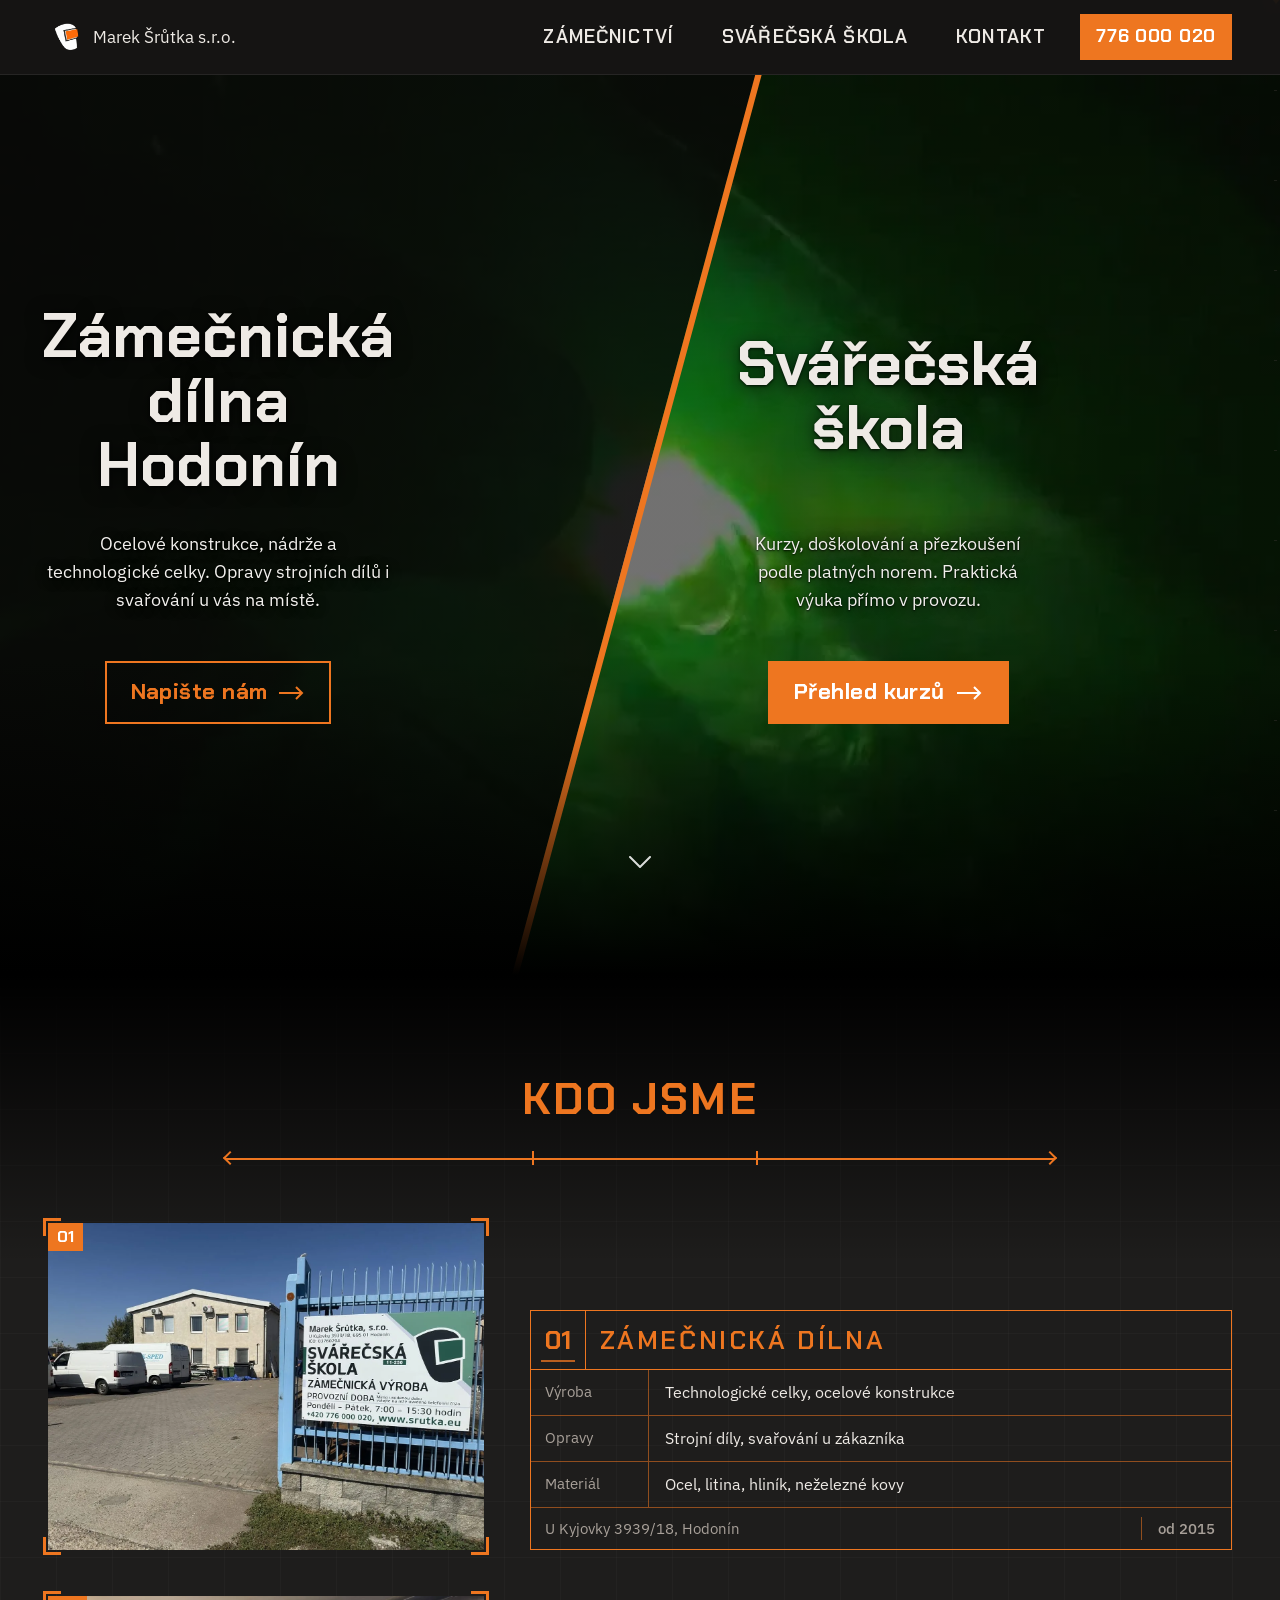
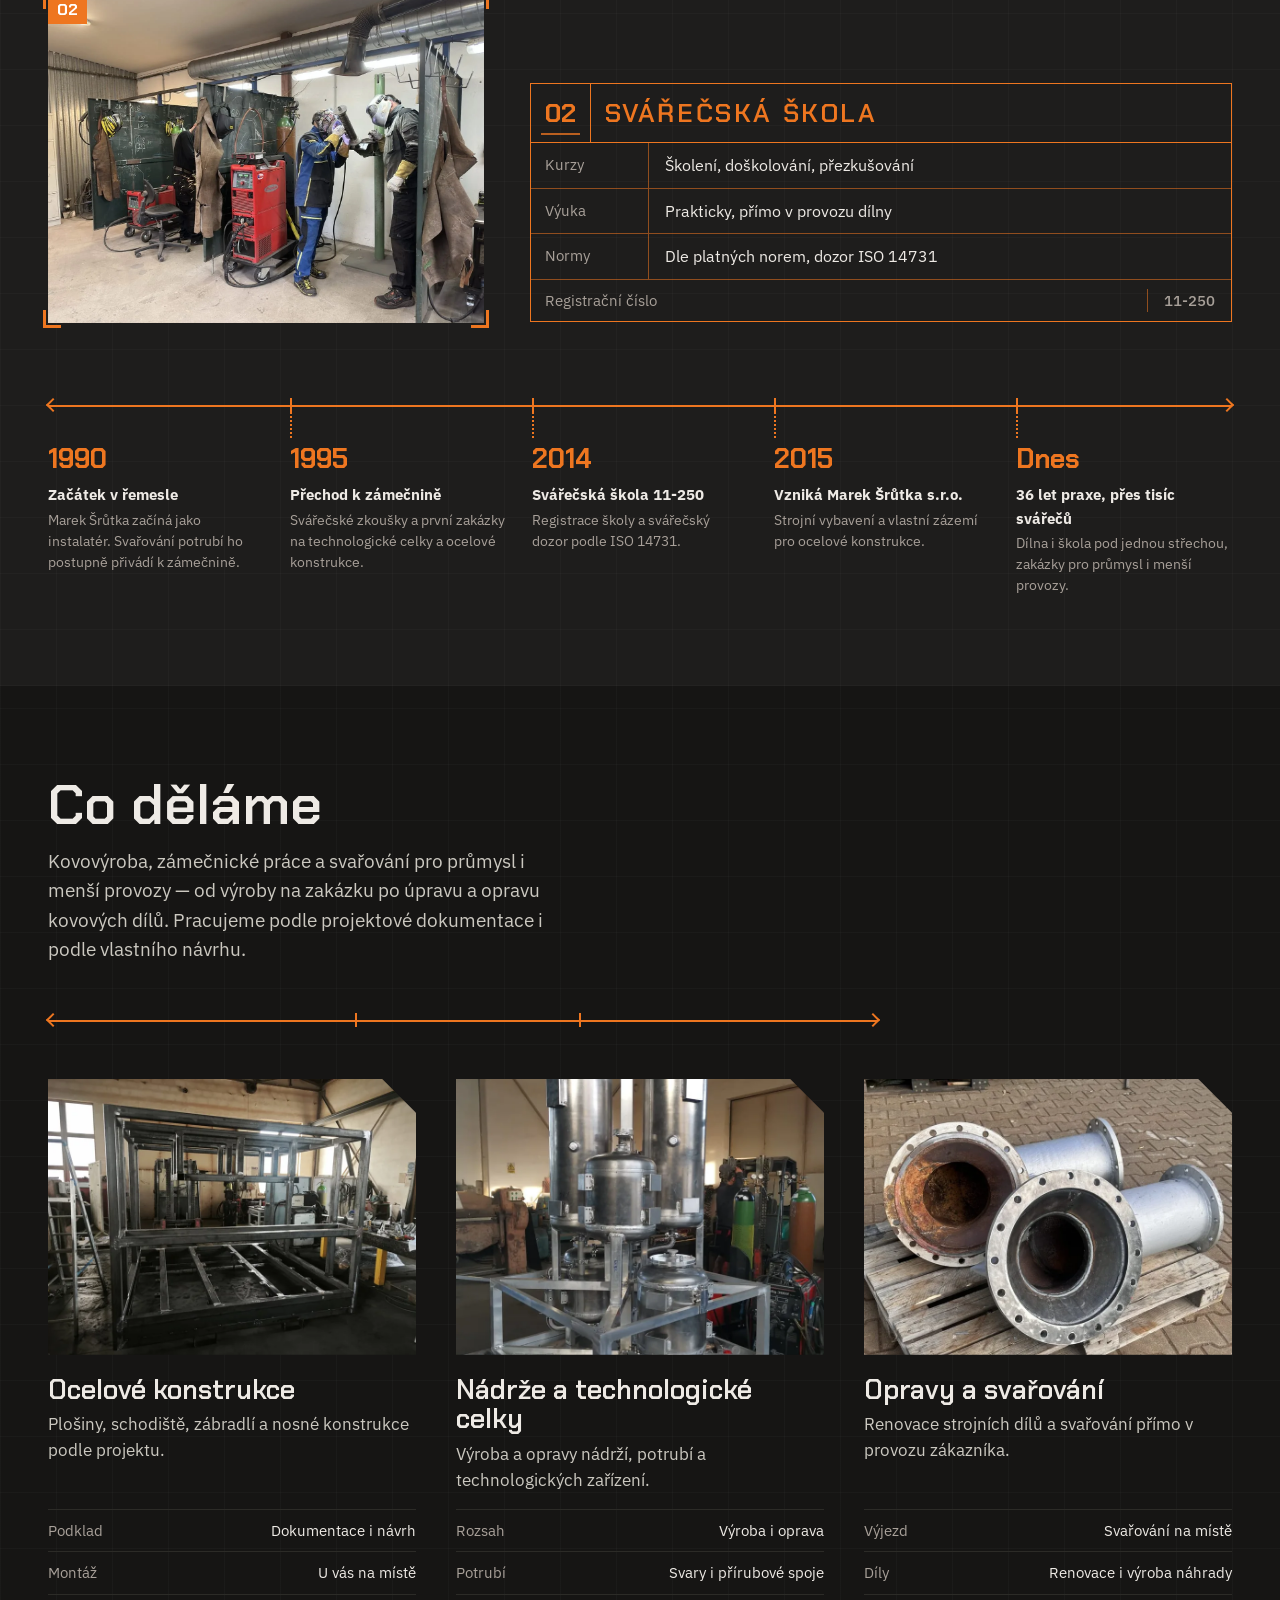
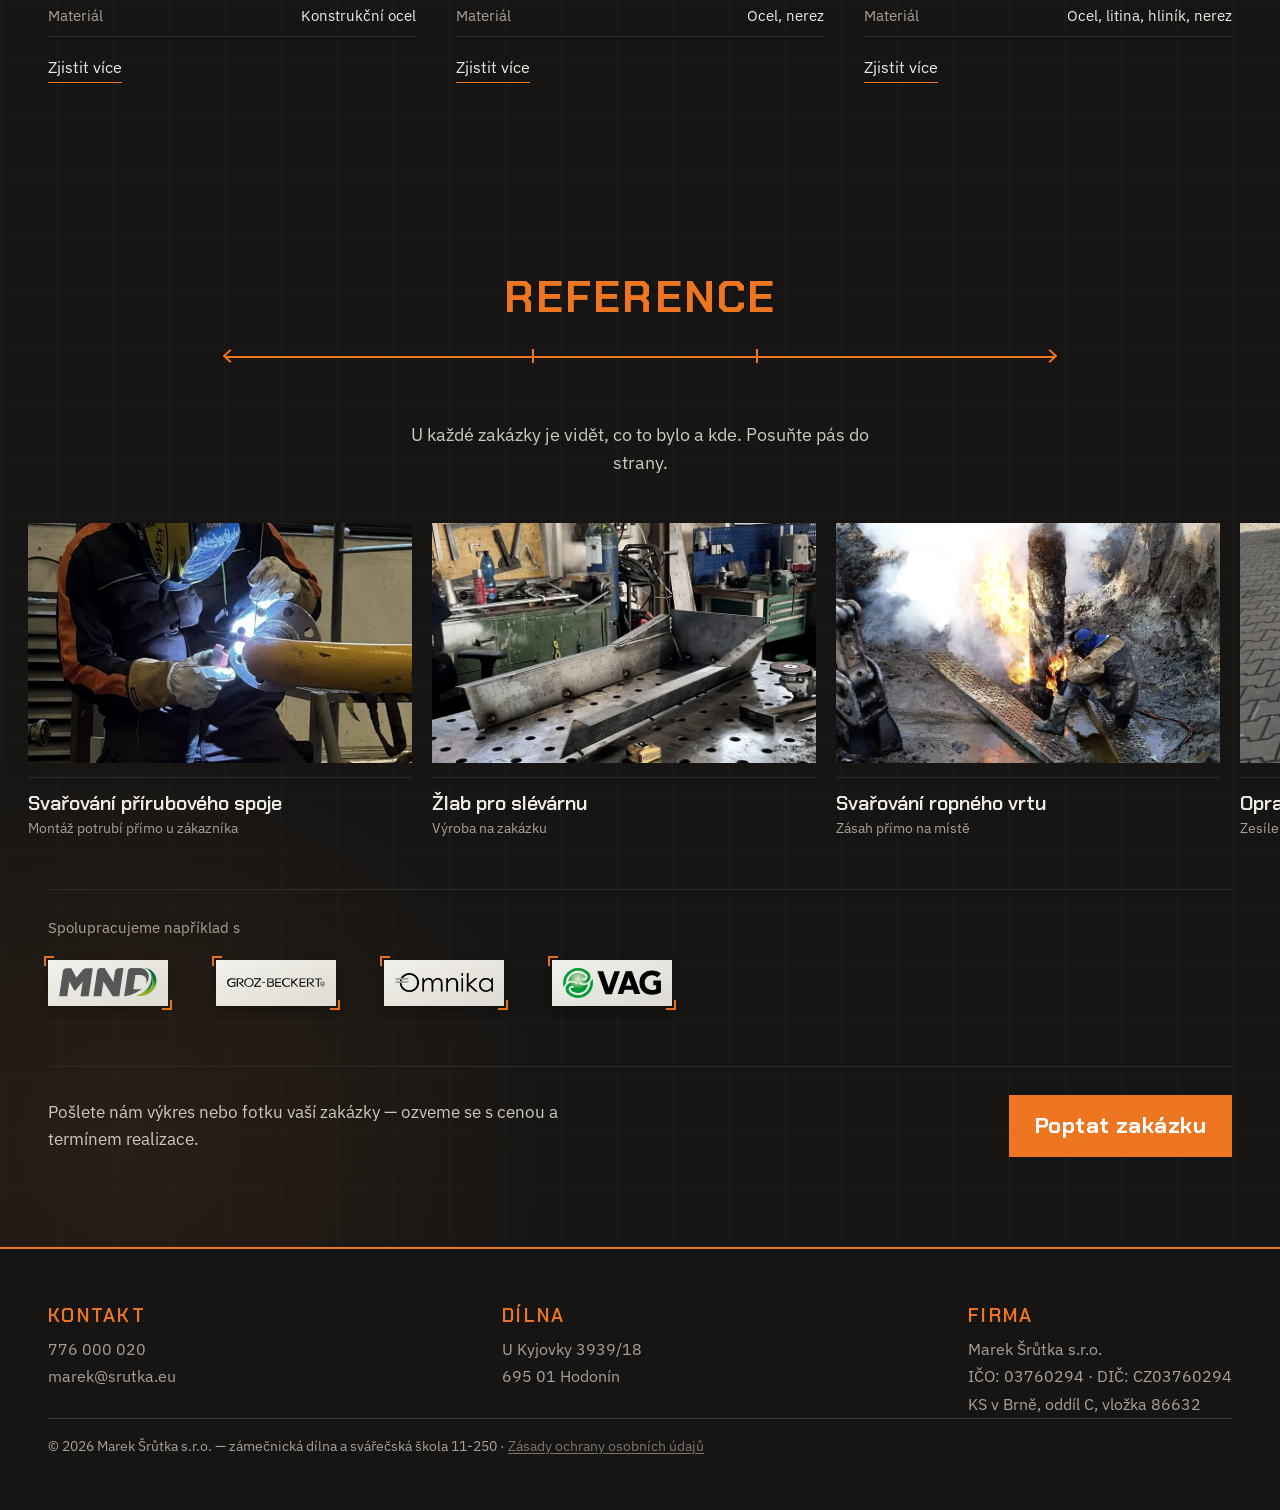
<file: index.html>
<!DOCTYPE html>
<html lang="cs">
<head>
<meta charset="utf-8">
<meta name="viewport" content="width=device-width, initial-scale=1, viewport-fit=cover">
<title>Zámečnictví a svářečská škola Hodonín | Šrůtka</title>
<meta name="description" content="Kovovýroba a zámečnické práce v Hodoníně — ocelové konstrukce, svařování, opravy dílů. Svářečská škola 11-250: kurzy pro svářeče.">
<link rel="canonical" href="https://www.srutka.eu/">
<meta name="theme-color" content="#161514">
<link rel="icon" type="image/png" href="img/Logo.png">

<meta property="og:type" content="website">
<meta property="og:site_name" content="Marek Šrůtka s.r.o.">
<meta property="og:locale" content="cs_CZ">
<meta property="og:url" content="https://www.srutka.eu/">
<meta property="og:title" content="Zámečnictví a svářečská škola Hodonín | Šrůtka">
<meta property="og:description" content="Kovovýroba a zámečnické práce v Hodoníně — ocelové konstrukce, svařování, opravy dílů. Svářečská škola 11-250: kurzy pro svářeče.">
<meta property="og:image" content="https://www.srutka.eu/img/og-image.jpg">
<meta name="twitter:card" content="summary_large_image">
<meta name="twitter:title" content="Zámečnictví a svářečská škola Hodonín | Šrůtka">
<meta name="twitter:description" content="Kovovýroba a zámečnické práce v Hodoníně — ocelové konstrukce, svařování, opravy dílů. Svářečská škola 11-250: kurzy pro svářeče.">
<meta name="twitter:image" content="https://www.srutka.eu/img/og-image.jpg">

<!-- Cloudflare Web Analytics -->
<script type='module' src='https://static.cloudflareinsights.com/beacon.min.js' data-cf-beacon='{"token": "bf1dea98ed0c44e6bbb9d6b60c8ca3b7"}'></script>
<!-- End Cloudflare Web Analytics -->

<link rel="stylesheet" href="css/style.css?v=43">

<script type="application/ld+json">
{
  "@context": "https://schema.org",
  "@type": "LocalBusiness",
  "@id": "https://www.srutka.eu/#organizace",
  "name": "Marek Šrůtka s.r.o.",
  "description": "Zámečnická dílna a svářečská škola v Hodoníně — ocelové konstrukce, nádrže a technologické celky, opravy strojních dílů, svařování u zákazníka, svářečské kurzy a zkoušky.",
  "url": "https://www.srutka.eu/",
  "telephone": "+420776000020",
  "email": "marek@srutka.eu",
  "image": "https://www.srutka.eu/img/Logo.png",
  "logo": "https://www.srutka.eu/img/Logo.png",
  "address": {
    "@type": "PostalAddress",
    "streetAddress": "U Kyjovky 3939/18",
    "addressLocality": "Hodonín",
    "postalCode": "695 01",
    "addressCountry": "CZ"
  },
  "geo": {
    "@type": "GeoCoordinates",
    "latitude": 48.845767909549245,
    "longitude": 17.090495115853198
  },
  "openingHoursSpecification": [
    {
      "@type": "OpeningHoursSpecification",
      "dayOfWeek": ["Monday", "Tuesday", "Wednesday", "Thursday", "Friday"],
      "opens": "07:00",
      "closes": "15:30"
    }
  ],
  "areaServed": [
    { "@type": "City", "name": "Hodonín" },
    { "@type": "City", "name": "Kyjov" },
    { "@type": "City", "name": "Břeclav" },
    { "@type": "City", "name": "Veselí nad Moravou" },
    { "@type": "City", "name": "Strážnice" },
    { "@type": "City", "name": "Dubňany" },
    { "@type": "City", "name": "Ratíškovice" }
  ],
  "founder": {
    "@type": "Person",
    "name": "Marek Šrůtka",
    "jobTitle": "Jednatel, mezinárodní svářečský technolog (IWT)"
  },
  "foundingDate": "2015",
  "taxID": "03760294",
  "vatID": "CZ03760294",
  "contactPoint": [
    {
      "@type": "ContactPoint",
      "telephone": "+420776000020",
      "email": "marek@srutka.eu",
      "contactType": "jednatel, vedoucí svářečské školy",
      "areaServed": "CZ",
      "availableLanguage": "Czech"
    },
    {
      "@type": "ContactPoint",
      "telephone": "+420728161442",
      "email": "radek.miklica@srutka.eu",
      "contactType": "vedoucí výroby",
      "areaServed": "CZ",
      "availableLanguage": "Czech"
    }
  ]
}
</script>
</head>

<body>

<div class="scroll-kota" aria-hidden="true">
  <div class="scroll-kota-track"></div>
  <div class="scroll-kota-fill"></div>
</div>

<header class="site-header">
  <div class="wrap header-inner">

    <a class="brand" href="#top">
      <img class="brand-mark" src="img/Logo.webp" alt="Marek Šrůtka s.r.o.">
      <span>Marek Šrůtka<span class="brand-suffix"> s.r.o.</span></span>
    </a>

    <a class="phone" href="tel:+420776000020">776&nbsp;000&nbsp;020</a>

    <button class="nav-toggle" aria-expanded="false" aria-controls="nav">
      <span></span>
      <span class="visually-hidden">Menu</span>
    </button>

    <nav class="nav" id="nav">
      <a href="index.html#zamecnictvi">Zámečnictví</a>
      <a href="svarecska-skola.html">Svářečská škola</a>
      <a href="kontakt.html">Kontakt</a>
      <svg class="nav-dim" aria-hidden="true" focusable="false"></svg>
    </nav>

  </div>
</header>

<main id="top">

  <!-- ===================== HERO ===================== -->
  <section class="hero">
    <video class="hero-video" autoplay muted loop playsinline preload="auto" poster="img/hero-poster.webp" src="img/0903_web.mp4"></video>
    <div class="hero-shade" aria-hidden="true"></div>
    <div class="wrap hero-inner">

      <div class="hero-col">
        <h1>Zámečnická dílna Hodonín</h1>
        <p>Ocelové konstrukce, nádrže a technologické celky. Opravy strojních dílů i svařování u vás na místě.</p>
        <a class="btn btn--ghost" href="kontakt.html">
          Napište nám
          <svg width="26" height="14" viewBox="0 0 26 14" fill="none" aria-hidden="true">
            <path d="M0 7h23M17 1l6 6-6 6" stroke="currentColor" stroke-width="2"/>
          </svg>
        </a>
      </div>

      <div class="hero-col hero-col--right">
        <h2>Svářečská škola</h2>
        <p>Kurzy, doškolování a přezkoušení podle platných norem. Praktická výuka přímo v provozu.</p>
        <a class="btn btn--solid" href="svarecska-skola.html">
          Přehled kurzů
          <svg width="26" height="14" viewBox="0 0 26 14" fill="none" aria-hidden="true">
            <path d="M0 7h23M17 1l6 6-6 6" stroke="currentColor" stroke-width="2"/>
          </svg>
        </a>
      </div>

    </div>

    <a class="scroll-hint" href="#kdo-jsme" aria-label="Posunout na další sekci">
      <svg width="22" height="13" viewBox="0 0 22 13" fill="none" aria-hidden="true">
        <path d="M1 1l10 10 10-10" stroke="currentColor" stroke-width="2" stroke-linecap="round" stroke-linejoin="round"/>
      </svg>
    </a>
  </section>

  <!-- ===================== KDO JSME ===================== -->
  <section class="section about" id="kdo-jsme">
    <div class="wrap">

      <h2 class="section-title">Kdo jsme</h2>
      <div class="ruler" aria-hidden="true"><i></i><i></i><i></i><i></i><span class="arrow"></span></div>

      <div class="about-grid">

        <div class="about-photos">
          <figure class="shot">
            <span class="num">01</span>
            <span class="corner tl"></span><span class="corner tr"></span>
            <span class="corner bl"></span><span class="corner br"></span>
            <div class="frame">
              <img src="img/dilna.webp" alt="Vjezd do areálu Marek Šrůtka s.r.o. v Hodoníně">
            </div>
          </figure>

          <figure class="shot">
            <span class="num">02</span>
            <span class="corner tl"></span><span class="corner tr"></span>
            <span class="corner bl"></span><span class="corner br"></span>
            <div class="frame">
              <img src="img/skola.webp" alt="Svařovací pracoviště svářečské školy 11-250">
            </div>
          </figure>
        </div>

        <div class="about-specs">

          <div class="spec">
            <div class="spec-head">
              <span class="n">01</span>
              <h3>Zámečnická dílna</h3>
            </div>
            <dl>
              <div class="spec-row"><dt>Výroba</dt><dd>Technologické celky, ocelové konstrukce</dd></div>
              <div class="spec-row"><dt>Opravy</dt><dd>Strojní díly, svařování u zákazníka</dd></div>
              <div class="spec-row"><dt>Materiál</dt><dd>Ocel, litina, hliník, neželezné kovy</dd></div>
            </dl>
            <div class="spec-foot">
              <span>U Kyjovky 3939/18, Hodonín</span>
              <b>od 2015</b>
            </div>
          </div>

          <div class="spec">
            <div class="spec-head">
              <span class="n">02</span>
              <h3>Svářečská škola</h3>
            </div>
            <dl>
              <div class="spec-row"><dt>Kurzy</dt><dd>Školení, doškolování, přezkušování</dd></div>
              <div class="spec-row"><dt>Výuka</dt><dd>Prakticky, přímo v provozu dílny</dd></div>
              <div class="spec-row"><dt>Normy</dt><dd>Dle platných norem, dozor ISO 14731</dd></div>
            </dl>
            <div class="spec-foot">
              <span>Registrační číslo</span>
              <b>11-250</b>
            </div>
          </div>

        </div>
      </div>

      <!-- ---------- časová osa ---------- -->
      <div class="timeline">
        <div class="timeline-axis" aria-hidden="true"><i></i><i></i><i></i><i></i><i></i><span class="arrow"></span></div>
        <ol class="timeline-items">
          <li>
            <h3>1990</h3>
            <strong>Začátek v řemesle</strong>
            <p>Marek Šrůtka začíná jako instalatér. Svařování potrubí ho postupně přivádí k zámečnině.</p>
          </li>
          <li>
            <h3>1995</h3>
            <strong>Přechod k zámečnině</strong>
            <p>Svářečské zkoušky a první zakázky na technologické celky a ocelové konstrukce.</p>
          </li>
          <li>
            <h3>2014</h3>
            <strong>Svářečská škola 11-250</strong>
            <p>Registrace školy a svářečský dozor podle ISO 14731.</p>
          </li>
                  <li>
            <h3>2015</h3>
            <strong>Vzniká Marek Šrůtka s.r.o.</strong>
            <p>Strojní vybavení a vlastní zázemí pro ocelové konstrukce.</p>
          </li>
          <li>
            <h3>Dnes</h3>
            <strong><span class="count-up" data-since="1990" data-target="36">36</span> let praxe, přes tisíc svářečů</strong>
            <p>Dílna i škola pod jednou střechou, zakázky pro průmysl i menší provozy.</p>
          </li>
        </ol>
      </div>

    </div>
  </section>

  <!-- ===================== CO DĚLÁME ===================== -->
  <section class="work" id="zamecnictvi">
    <div class="wrap">

      <div class="work-head">
        <h2>Co děláme</h2>
        <p>Kovovýroba, zámečnické práce a svařování pro průmysl i menší provozy — od výroby na zakázku po úpravu a opravu kovových dílů. Pracujeme podle projektové dokumentace i podle vlastního návrhu.</p>
      </div>

      <div class="ruler" aria-hidden="true"><i></i><i></i><i></i><i></i><span class="arrow"></span></div>

      <div class="work-grid">

        <article class="work-item">
          <div class="work-shot">
            <img src="img/konstrukce.webp" alt="Svařovaný ocelový rám vyrobený na zakázku">
          </div>
          <h3>Ocelové konstrukce</h3>
          <p>Plošiny, schodiště, zábradlí a nosné konstrukce podle projektu.</p>
          <ul class="specs">
            <li>Podklad <span>Dokumentace i návrh</span></li>
            <li>Montáž <span>U vás na místě</span></li>
            <li>Materiál <span>Konstrukční ocel</span></li>
          </ul>
          <a class="work-more" href="ocelove-konstrukce-a-nadrze.html">Zjistit více</a>
        </article>

        <article class="work-item">
          <div class="work-shot">
            <img src="img/tlakova-nadoba.webp" alt="Tlaková nádoba — technologický celek vyrobený na zakázku">
          </div>
          <h3>Nádrže a technologické celky</h3>
          <p>Výroba a opravy nádrží, potrubí a technologických zařízení.</p>
          <ul class="specs">
            <li>Rozsah <span>Výroba i oprava</span></li>
            <li>Potrubí <span>Svary i přírubové spoje</span></li>
            <li>Materiál <span>Ocel, nerez</span></li>
          </ul>
          <a class="work-more" href="ocelove-konstrukce-a-nadrze.html">Zjistit více</a>
        </article>

        <article class="work-item">
          <div class="work-shot">
            <img src="img/opravy.webp" alt="Renovace strojního dílu svařováním">
          </div>
          <h3>Opravy a svařování</h3>
          <p>Renovace strojních dílů a svařování přímo v provozu zákazníka.</p>
          <ul class="specs">
            <li>Výjezd <span>Svařování na místě</span></li>
            <li>Díly <span>Renovace i výroba náhrady</span></li>
            <li>Materiál <span>Ocel, litina, hliník, nerez</span></li>
          </ul>
          <a class="work-more" href="svarovani-a-opravy.html">Zjistit více</a>
        </article>

      </div>

    </div>
  </section>

  <!-- ===================== REFERENCE ===================== -->
  <section class="section references" id="reference">
    <div class="wrap">
      <h2 class="section-title">Reference</h2>
      <div class="ruler" aria-hidden="true"><i></i><i></i><i></i><i></i><span class="arrow"></span></div>
      <p class="ref-lede">U každé zakázky je vidět, co to bylo a kde. Posuňte pás do strany.</p>
    </div>

    <div class="ref-strip">

      <article class="ref-job">
        <div class="ref-frame">
          <img src="img/svarovani-priruby.webp" alt="Svařování přírubového spoje na potrubí u zákazníka">
        </div>
        <div class="ref-cap">
          <div>
            <h3>Svařování přírubového spoje</h3>
            <p>Montáž potrubí přímo u zákazníka</p>
          </div>
        </div>
      </article>

      <article class="ref-job">
        <div class="ref-frame">
          <img src="img/ref-2.webp" alt="Ocelový žlab pro slévárnu vyrobený na zakázku">
        </div>
        <div class="ref-cap">
          <div>
            <h3>Žlab pro slévárnu</h3>
            <p>Výroba na zakázku</p>
          </div>
        </div>
      </article>

      <article class="ref-job">
        <div class="ref-frame">
          <img src="img/635749081_18379328938080403_7987225280444223708_n.webp" alt="Svařování ropného vrtu na místě">
        </div>
        <div class="ref-cap">
          <div>
            <h3>Svařování ropného vrtu</h3>
            <p>Zásah přímo na místě</p>
          </div>
        </div>
      </article>

      <article class="ref-job">
        <div class="ref-frame">
          <img src="img/ref-5.webp" alt="Zpevněná a opravená lžíce bagru">
        </div>
        <div class="ref-cap">
          <div>
            <h3>Oprava lžíce bagru</h3>
            <p>Zesílení a oprava opotřebené lžíce</p>
          </div>
        </div>
      </article>

      <article class="ref-job">
        <div class="ref-frame">
          <img src="img/svarovani-v-terenu.webp" alt="Svařování potrubí v terénu na místě">
        </div>
        <div class="ref-cap">
          <div>
            <h3>Svařování v terénu</h3>
            <p>Zásah přímo na místě</p>
          </div>
        </div>
      </article>

    </div>

    <div class="wrap">

      <div class="ref-logos">
        <p>Spolupracujeme například s</p>
        <div class="ref-logo-row">
          <div class="ref-logo"><img src="img/logo-1.svg" alt="MND"></div>
          <div class="ref-logo"><img src="img/logo-2.svg" alt="Groz-Beckert"></div>
          <div class="ref-logo"><img src="img/logo-3.webp" alt="Omnika"></div>
          <div class="ref-logo"><img src="img/logo-4.svg" alt="VAG"></div>

        </div>
      </div>

      <div class="work-foot">
        <p>Pošlete nám výkres nebo fotku vaší zakázky — ozveme se s cenou a termínem realizace.</p>
        <a class="btn btn--solid btn-kota" href="kontakt.html">Poptat zakázku<svg class="btn-dim" aria-hidden="true" focusable="false"></svg></a>
      </div>

    </div>
  </section>

</main>

<!-- ===================== PATIČKA ===================== -->
<footer class="site-footer">
  <div class="wrap">
    <div class="footer-inner">

      <div>
        <h4>Kontakt</h4>
        <p>
          <a href="tel:+420776000020">776 000 020</a><br>
          <a href="mailto:marek@srutka.eu">marek@srutka.eu</a>
        </p>
      </div>

      <div>
        <h4>Dílna</h4>
        <p>U Kyjovky 3939/18<br>695 01 Hodonín</p>
      </div>

      <div>
        <h4>Firma</h4>
        <p>Marek Šrůtka s.r.o.<br>IČO: 03760294 · DIČ: CZ03760294<br>KS v Brně, oddíl C, vložka 86632</p>
      </div>

    </div>
    <p class="copyright">© <span id="year">2026</span> Marek Šrůtka s.r.o. — zámečnická dílna a svářečská škola 11-250 · <a href="zasady-ochrany-osobnich-udaju.html">Zásady ochrany osobních údajů</a></p>
  </div>
</footer>

<script src="js/script.js?v=40"></script>

</body>
</html>
</file>
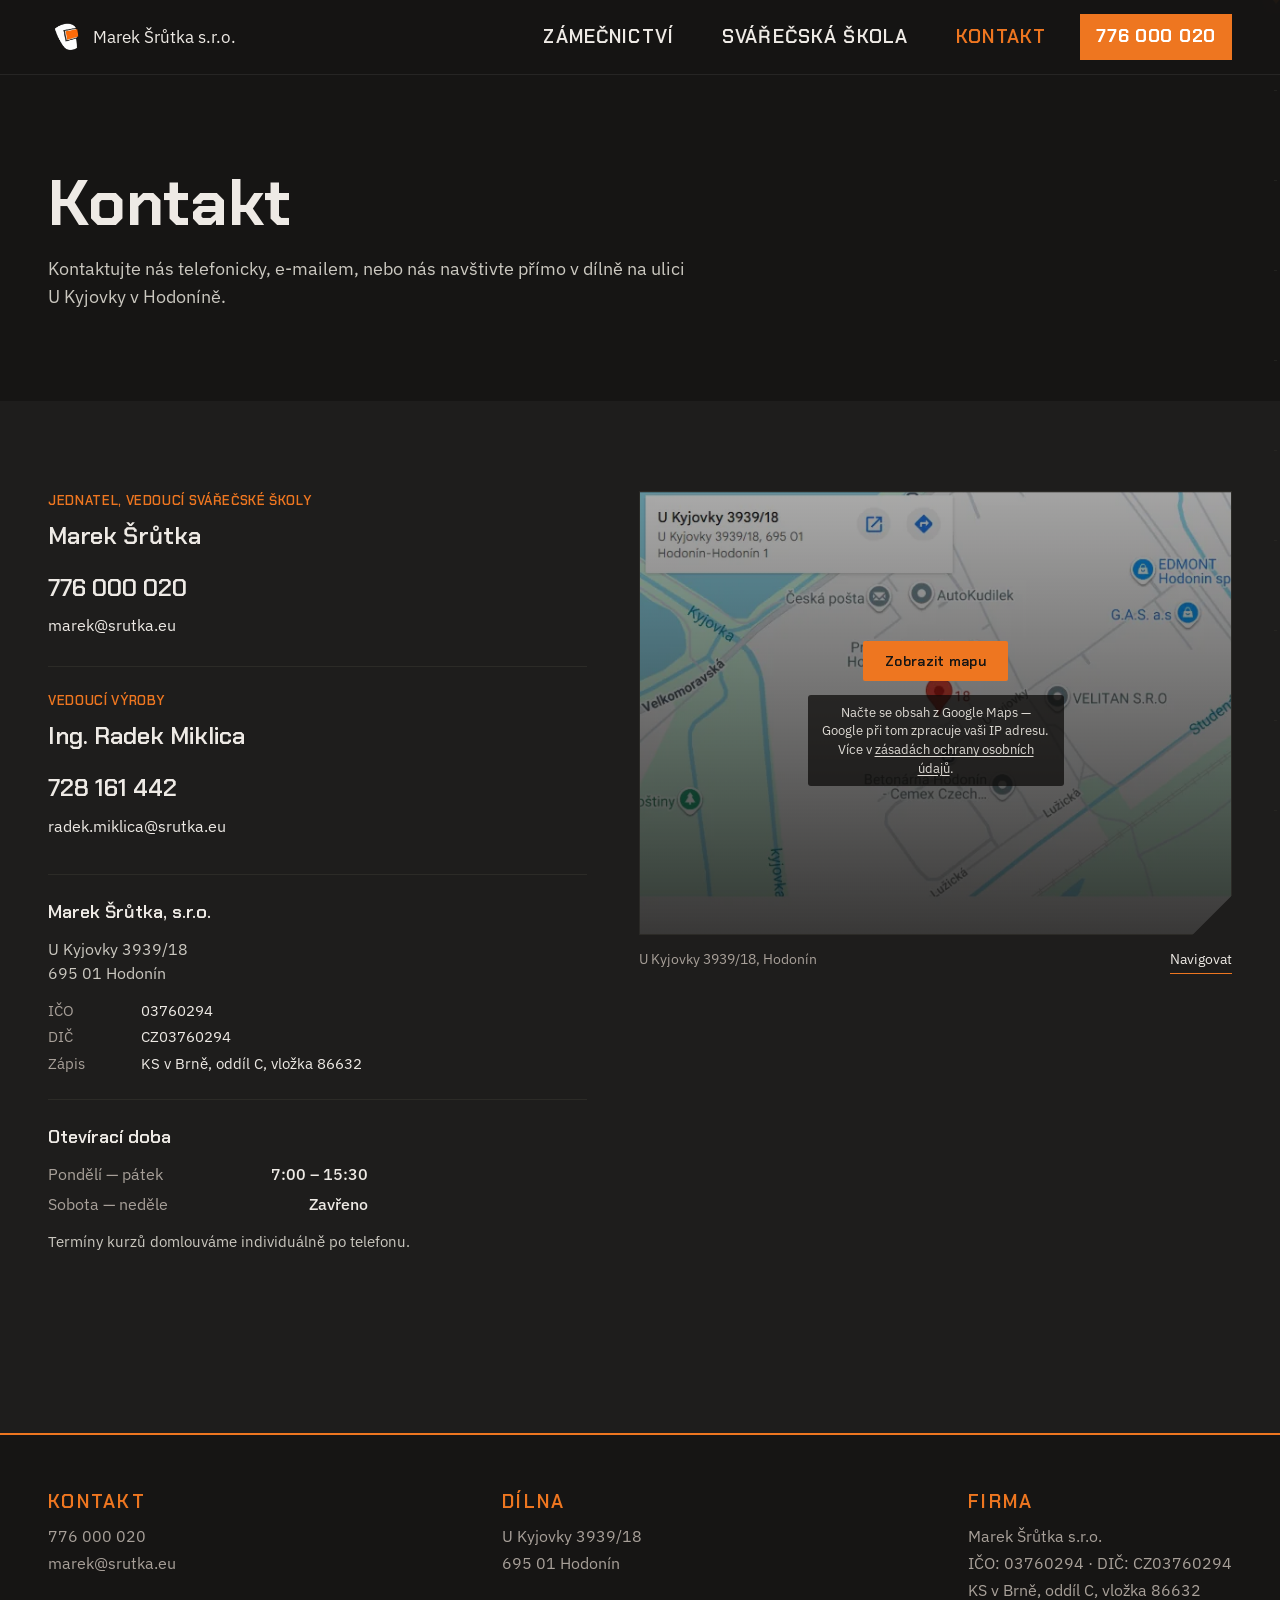
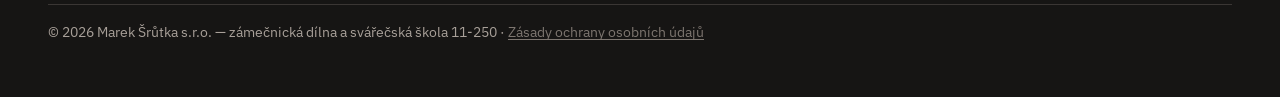
<file: kontakt.html>
<!DOCTYPE html>
<html lang="cs">
<head>
<meta charset="utf-8">
<meta name="viewport" content="width=device-width, initial-scale=1, viewport-fit=cover">
<title>Kontakt — Marek Šrůtka s.r.o., Hodonín</title>
<meta name="description" content="Kontaktujte nás telefonicky, e-mailem, nebo přímo v dílně na ulici U Kyjovky v Hodoníně. Kontakty, adresa a mapa.">
<link rel="canonical" href="https://www.srutka.eu/kontakt.html">
<meta name="theme-color" content="#161514">
<link rel="icon" type="image/png" href="img/Logo.png">

<meta property="og:type" content="website">
<meta property="og:site_name" content="Marek Šrůtka s.r.o.">
<meta property="og:locale" content="cs_CZ">
<meta property="og:url" content="https://www.srutka.eu/kontakt.html">
<meta property="og:title" content="Kontakt — Marek Šrůtka s.r.o., Hodonín">
<meta property="og:description" content="Kontaktujte nás telefonicky, e-mailem, nebo přímo v dílně na ulici U Kyjovky v Hodoníně. Kontakty, adresa a mapa.">
<meta property="og:image" content="https://www.srutka.eu/img/og-image.jpg">
<meta name="twitter:card" content="summary_large_image">
<meta name="twitter:title" content="Kontakt — Marek Šrůtka s.r.o., Hodonín">
<meta name="twitter:description" content="Kontaktujte nás telefonicky, e-mailem, nebo přímo v dílně na ulici U Kyjovky v Hodoníně. Kontakty, adresa a mapa.">
<meta name="twitter:image" content="https://www.srutka.eu/img/og-image.jpg">

<!-- Cloudflare Web Analytics -->
<script type='module' src='https://static.cloudflareinsights.com/beacon.min.js' data-cf-beacon='{"token": "bf1dea98ed0c44e6bbb9d6b60c8ca3b7"}'></script>
<!-- End Cloudflare Web Analytics -->

<link rel="stylesheet" href="css/style.css?v=43">
</head>

<body>

<div class="scroll-kota" aria-hidden="true">
  <div class="scroll-kota-track"></div>
  <div class="scroll-kota-fill"></div>
</div>

<header class="site-header">
  <div class="wrap header-inner">

    <a class="brand" href="index.html">
      <img class="brand-mark" src="img/Logo.webp" alt="Marek Šrůtka s.r.o.">
      <span>Marek Šrůtka<span class="brand-suffix"> s.r.o.</span></span>
    </a>

    <a class="phone" href="tel:+420776000020">776&nbsp;000&nbsp;020</a>

    <button class="nav-toggle" aria-expanded="false" aria-controls="nav">
      <span></span>
      <span class="visually-hidden">Menu</span>
    </button>

    <nav class="nav" id="nav">
      <a href="index.html#zamecnictvi">Zámečnictví</a>
      <a href="svarecska-skola.html">Svářečská škola</a>
      <a href="kontakt.html" aria-current="page">Kontakt</a>
      <svg class="nav-dim" aria-hidden="true" focusable="false"></svg>
    </nav>

  </div>
</header>

<main>

  <!-- ===================== ÚVOD ===================== -->
  <section class="page-hero">
    <div class="wrap">
      <h1>Kontakt</h1>
      <p>Kontaktujte nás telefonicky, e-mailem, nebo nás navštivte přímo v dílně na ulici U Kyjovky v Hodoníně.</p>
    </div>
  </section>

  <!-- ===================== KONTAKTY + MAPA ===================== -->
  <section class="section">
    <div class="wrap contact-zone">

      <div>
        <div class="people">

          <div class="person">
            <p class="person-role">Jednatel, vedoucí svářečské školy</p>
            <h2>Marek Šrůtka</h2>
            <a class="big" href="tel:+420776000020">776 000 020</a>
            <a href="mailto:marek@srutka.eu">marek@srutka.eu</a>
          </div>

          <div class="person">
            <p class="person-role">Vedoucí výroby</p>
            <h2>Ing. Radek Miklica</h2>
            <a class="big" href="tel:+420728161442">728 161 442</a>
            <a href="mailto:radek.miklica@srutka.eu">radek.miklica@srutka.eu</a>
          </div>

        </div>

        <div class="company">
          <h3>Marek Šrůtka, s.r.o.</h3>
          <address>
            U Kyjovky 3939/18<br>
            695 01 Hodonín
          </address>
          <dl>
            <dt>IČO</dt><dd>03760294</dd>
            <dt>DIČ</dt><dd>CZ03760294</dd>
            <dt>Zápis</dt><dd>KS v Brně, oddíl C, vložka 86632</dd>
          </dl>
        </div>

        <div class="hours">
          <h3>Otevírací doba</h3>
          <dl class="hours-list">
            <div class="hours-row"><dt>Pondělí — pátek</dt><dd>7:00 – 15:30</dd></div>
            <div class="hours-row"><dt>Sobota — neděle</dt><dd>Zavřeno</dd></div>
          </dl>
          <p>Termíny kurzů domlouváme individuálně po telefonu.</p>
        </div>
      </div>

      <div class="map-col">
        <div class="map" id="map"
          data-map-src="https://www.google.com/maps/embed?pb=!1m18!1m12!1m3!1d2625.6524384231884!2d17.090495115853198!3d48.845767909549245!2m3!1f0!2f0!3f0!3m2!1i1024!2i768!4f13.1!3m3!1m2!1s0x47132eeb76694ef3%3A0x8fef5f9ed51103da!2sU%20Kyjovky%203939%2F18%2C%20695%2001%20Hodon%C3%ADn!5e0!3m2!1scs!2scz!4v1613564654563!5m2!1scs!2scz"
          data-map-title="Mapa — U Kyjovky 3939/18, Hodonín">
          <div class="map-load">
            <button type="button" id="mapLoadBtn">Zobrazit mapu</button>
            <small>Načte se obsah z Google Maps — Google při tom zpracuje vaši IP adresu. Více v <a href="zasady-ochrany-osobnich-udaju.html">zásadách ochrany osobních údajů</a>.</small>
          </div>
        </div>
        <p class="map-note">
          <span>U Kyjovky 3939/18, Hodonín</span>
          <a href="https://www.google.com/maps/dir/?api=1&destination=U+Kyjovky+3939%2F18+695+01+Hodon%C3%ADn" target="_blank" rel="noopener">Navigovat</a>
        </p>
      </div>

    </div>
  </section>

</main>

<!-- ===================== PATIČKA ===================== -->
<footer class="site-footer">
  <div class="wrap">
    <div class="footer-inner">

      <div>
        <h4>Kontakt</h4>
        <p>
          <a href="tel:+420776000020">776 000 020</a><br>
          <a href="mailto:marek@srutka.eu">marek@srutka.eu</a>
        </p>
      </div>

      <div>
        <h4>Dílna</h4>
        <p>U Kyjovky 3939/18<br>695 01 Hodonín</p>
      </div>

      <div>
        <h4>Firma</h4>
        <p>Marek Šrůtka s.r.o.<br>IČO: 03760294 · DIČ: CZ03760294<br>KS v Brně, oddíl C, vložka 86632</p>
      </div>

    </div>
    <p class="copyright">© <span id="year">2026</span> Marek Šrůtka s.r.o. — zámečnická dílna a svářečská škola 11-250 · <a href="zasady-ochrany-osobnich-udaju.html">Zásady ochrany osobních údajů</a></p>
  </div>
</footer>

<script src="js/script.js?v=40"></script>

</body>
</html>
</file>
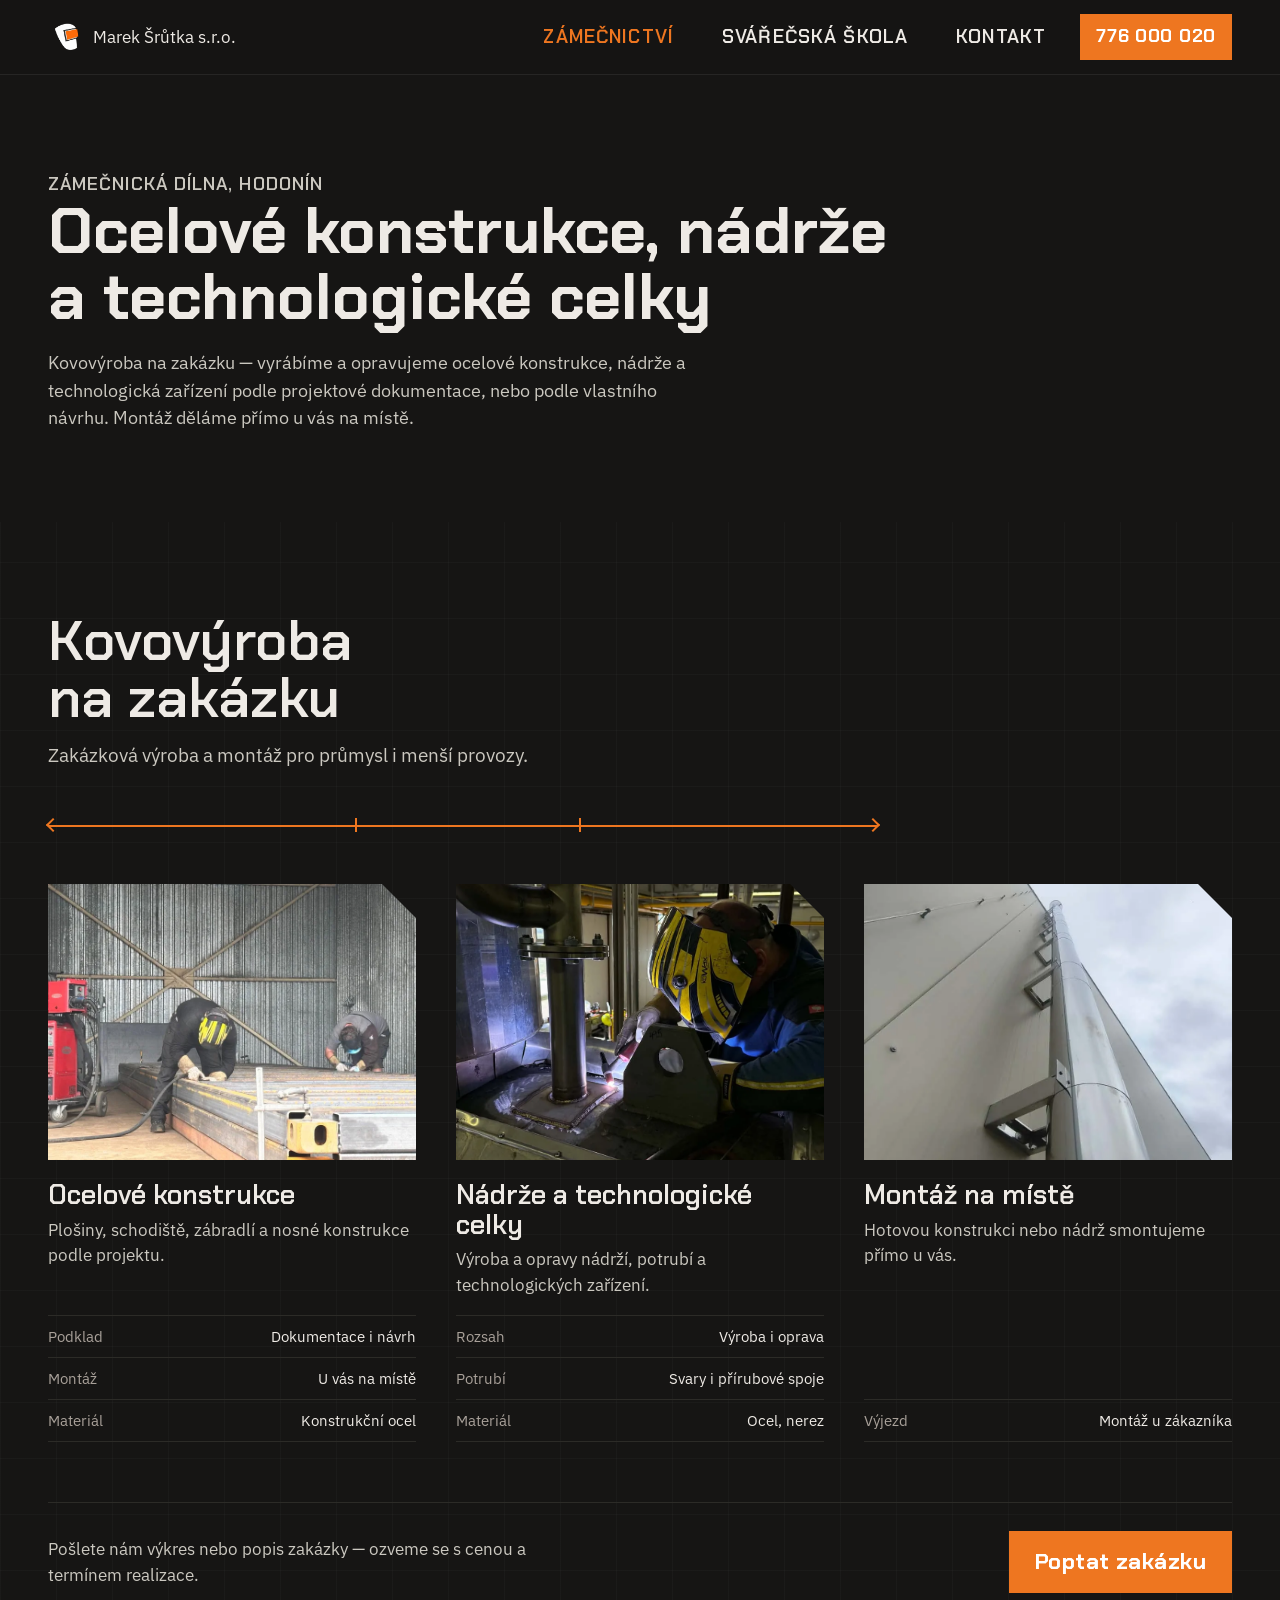
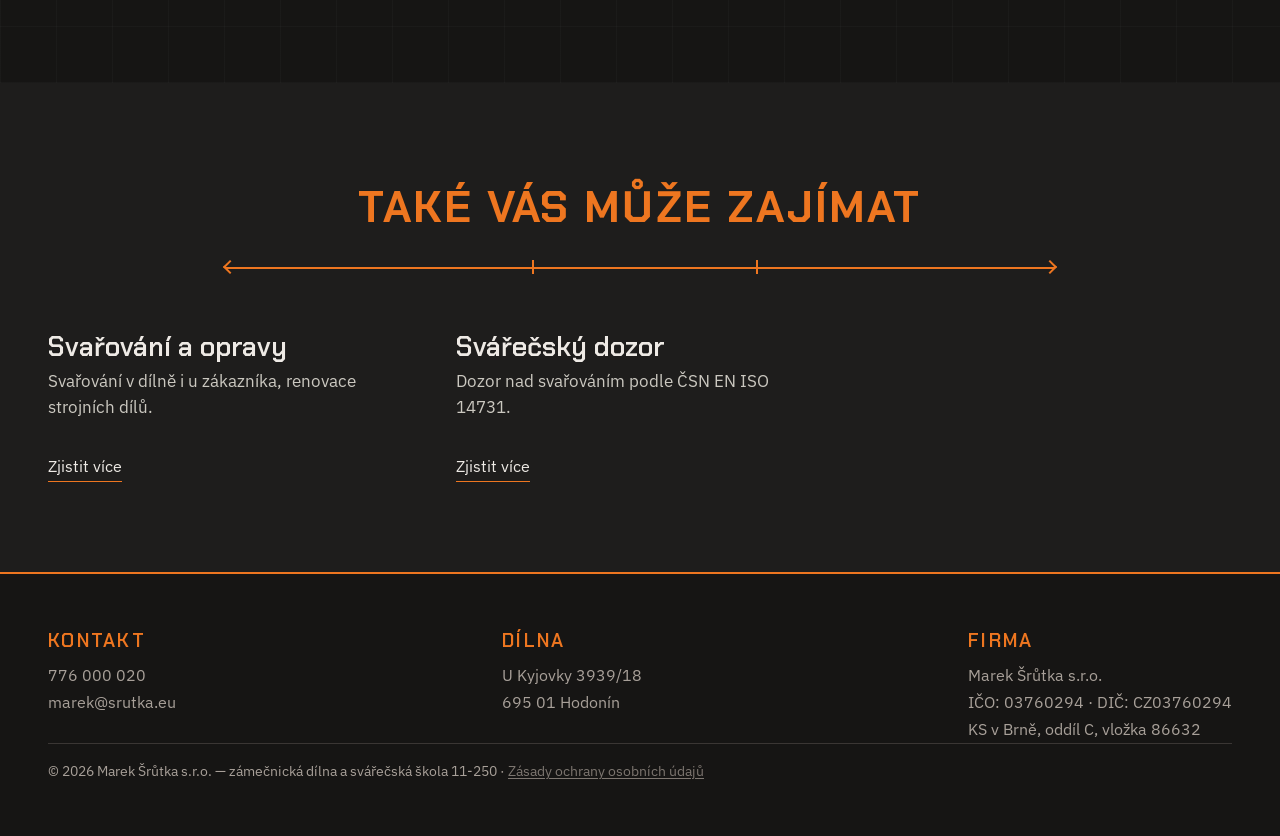
<file: ocelove-konstrukce-a-nadrze.html>
<!DOCTYPE html>
<html lang="cs">
<head>
<meta charset="utf-8">
<meta name="viewport" content="width=device-width, initial-scale=1, viewport-fit=cover">
<title>Ocelové konstrukce a nádrže | Šrůtka s.r.o., Hodonín</title>
<meta name="description" content="Výroba a opravy ocelových konstrukcí, nádrží a technologických celků v Hodoníně a okolí. Montáž na místě podle dokumentace i návrhu.">
<link rel="canonical" href="https://www.srutka.eu/ocelove-konstrukce-a-nadrze.html">
<meta name="theme-color" content="#161514">
<link rel="icon" type="image/png" href="img/Logo.png">

<meta property="og:type" content="website">
<meta property="og:site_name" content="Marek Šrůtka s.r.o.">
<meta property="og:locale" content="cs_CZ">
<meta property="og:url" content="https://www.srutka.eu/ocelove-konstrukce-a-nadrze.html">
<meta property="og:title" content="Ocelové konstrukce a nádrže | Šrůtka s.r.o., Hodonín">
<meta property="og:description" content="Výroba a opravy ocelových konstrukcí, nádrží a technologických celků v Hodoníně a okolí. Montáž na místě podle dokumentace i návrhu.">
<meta property="og:image" content="https://www.srutka.eu/img/og-image.jpg">
<meta name="twitter:card" content="summary_large_image">
<meta name="twitter:title" content="Ocelové konstrukce a nádrže | Šrůtka s.r.o., Hodonín">
<meta name="twitter:description" content="Výroba a opravy ocelových konstrukcí, nádrží a technologických celků v Hodoníně a okolí. Montáž na místě podle dokumentace i návrhu.">
<meta name="twitter:image" content="https://www.srutka.eu/img/og-image.jpg">

<!-- Cloudflare Web Analytics -->
<script type='module' src='https://static.cloudflareinsights.com/beacon.min.js' data-cf-beacon='{"token": "bf1dea98ed0c44e6bbb9d6b60c8ca3b7"}'></script>
<!-- End Cloudflare Web Analytics -->

<link rel="stylesheet" href="css/style.css?v=43">

<script type="application/ld+json">
{
  "@context": "https://schema.org",
  "@type": "Service",
  "name": "Ocelové konstrukce, nádrže a technologické celky",
  "description": "Výroba a opravy ocelových konstrukcí, nádrží a technologických celků v Hodoníně a okolí. Montáž na místě podle dokumentace i návrhu.",
  "provider": { "@id": "https://www.srutka.eu/#organizace" },
  "areaServed": { "@type": "City", "name": "Hodonín" },
  "url": "https://www.srutka.eu/ocelove-konstrukce-a-nadrze.html"
}
</script>
</head>

<body>

<header class="site-header">
  <div class="wrap header-inner">

    <a class="brand" href="index.html">
      <img class="brand-mark" src="img/Logo.webp" alt="Marek Šrůtka s.r.o.">
      <span>Marek Šrůtka<span class="brand-suffix"> s.r.o.</span></span>
    </a>

    <a class="phone" href="tel:+420776000020">776&nbsp;000&nbsp;020</a>

    <button class="nav-toggle" aria-expanded="false" aria-controls="nav">
      <span></span>
      <span class="visually-hidden">Menu</span>
    </button>

    <nav class="nav" id="nav">
      <a href="index.html#zamecnictvi" aria-current="page">Zámečnictví</a>
      <a href="svarecska-skola.html">Svářečská škola</a>
      <a href="kontakt.html">Kontakt</a>
      <svg class="nav-dim" aria-hidden="true" focusable="false"></svg>
    </nav>

  </div>
</header>

<main>

  <!-- ===================== ÚVOD ===================== -->
  <section class="page-hero">
    <div class="wrap">
      <p class="kicker">Zámečnická dílna, Hodonín</p>
      <h1>Ocelové konstrukce, nádrže a technologické celky</h1>
      <p>Kovovýroba na zakázku — vyrábíme a opravujeme ocelové konstrukce, nádrže a technologická zařízení podle projektové dokumentace, nebo podle vlastního návrhu. Montáž děláme přímo u vás na místě.</p>
    </div>
  </section>

  <!-- ===================== CO DĚLÁME ===================== -->
  <section class="work">
    <div class="wrap">

      <div class="work-head">
        <h2>Kovovýroba na zakázku</h2>
        <p>Zakázková výroba a montáž pro průmysl i menší provozy.</p>
      </div>

      <div class="ruler" aria-hidden="true"><i></i><i></i><i></i><i></i><span class="arrow"></span></div>

      <div class="work-grid">

        <article class="work-item">
          <div class="work-shot">
            <img src="img/ocelova-konstrukce.webp" alt="Svařování ocelové konstrukce ve výrobě">
          </div>
          <h3>Ocelové konstrukce</h3>
          <p>Plošiny, schodiště, zábradlí a nosné konstrukce podle projektu.</p>
          <ul class="specs">
            <li>Podklad <span>Dokumentace i návrh</span></li>
            <li>Montáž <span>U vás na místě</span></li>
            <li>Materiál <span>Konstrukční ocel</span></li>
          </ul>
        </article>

        <article class="work-item">
          <div class="work-shot">
            <img src="img/nadrz-technologicky-celek.webp" alt="Ocelová nádrž a technologický celek">
          </div>
          <h3>Nádrže a technologické celky</h3>
          <p>Výroba a opravy nádrží, potrubí a technologických zařízení.</p>
          <ul class="specs">
            <li>Rozsah <span>Výroba i oprava</span></li>
            <li>Potrubí <span>Svary i přírubové spoje</span></li>
            <li>Materiál <span>Ocel, nerez</span></li>
          </ul>
        </article>

        <article class="work-item">
          <div class="work-shot">
            <img src="img/montaz-na-miste.webp" alt="Svařování a montáž potrubí přímo na místě u zákazníka">
          </div>
          <h3>Montáž na místě</h3>
          <p>Hotovou konstrukci nebo nádrž smontujeme přímo u vás.</p>
          <ul class="specs">
            <li>Výjezd <span>Montáž u zákazníka</span></li>
          </ul>
        </article>

      </div>

      <div class="work-foot">
        <p>Pošlete nám výkres nebo popis zakázky — ozveme se s cenou a termínem realizace.</p>
        <a class="btn btn--solid btn-kota" href="kontakt.html">Poptat zakázku<svg class="btn-dim" aria-hidden="true" focusable="false"></svg></a>
      </div>

    </div>
  </section>

  <!-- ===================== SOUVISEJÍCÍ ===================== -->
  <section class="section">
    <div class="wrap">
      <h2 class="section-title">Také vás může zajímat</h2>
      <div class="ruler" aria-hidden="true"><i></i><i></i><i></i><i></i><span class="arrow"></span></div>
      <div class="work-grid">
        <article class="work-item">
          <h3>Svařování a opravy</h3>
          <p>Svařování v dílně i u zákazníka, renovace strojních dílů.</p>
          <a class="work-more" href="svarovani-a-opravy.html">Zjistit více</a>
        </article>
        <article class="work-item">
          <h3>Svářečský dozor</h3>
          <p>Dozor nad svařováním podle ČSN EN ISO 14731.</p>
          <a class="work-more" href="svarecsky-dozor.html">Zjistit více</a>
        </article>
      </div>
    </div>
  </section>

</main>

<!-- ===================== PATIČKA ===================== -->
<footer class="site-footer">
  <div class="wrap">
    <div class="footer-inner">

      <div>
        <h4>Kontakt</h4>
        <p>
          <a href="tel:+420776000020">776 000 020</a><br>
          <a href="mailto:marek@srutka.eu">marek@srutka.eu</a>
        </p>
      </div>

      <div>
        <h4>Dílna</h4>
        <p>U Kyjovky 3939/18<br>695 01 Hodonín</p>
      </div>

      <div>
        <h4>Firma</h4>
        <p>Marek Šrůtka s.r.o.<br>IČO: 03760294 · DIČ: CZ03760294<br>KS v Brně, oddíl C, vložka 86632</p>
      </div>

    </div>
    <p class="copyright">© <span id="year">2026</span> Marek Šrůtka s.r.o. — zámečnická dílna a svářečská škola 11-250 · <a href="zasady-ochrany-osobnich-udaju.html">Zásady ochrany osobních údajů</a></p>
  </div>
</footer>

<script src="js/script.js?v=40"></script>

</body>
</html>
</file>
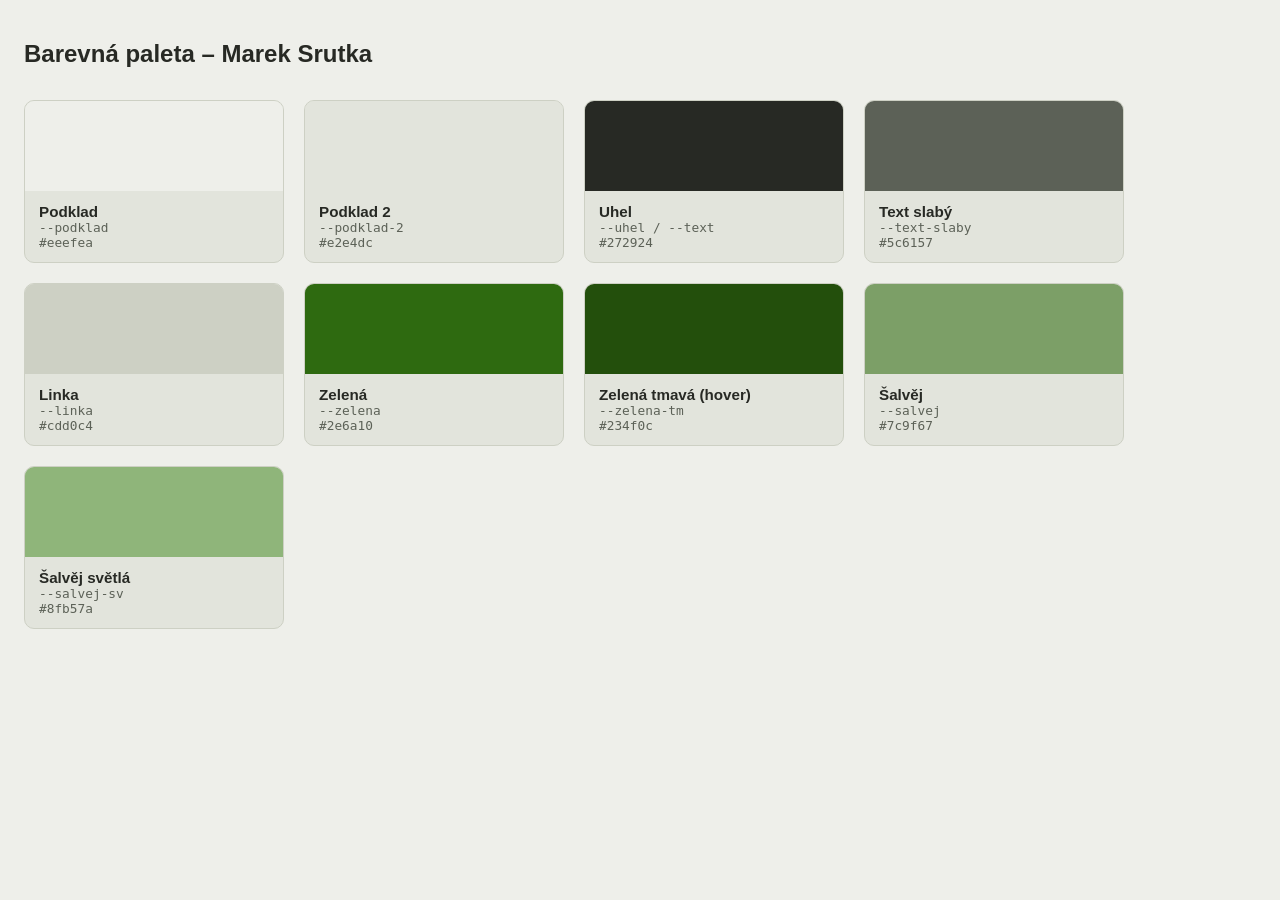
<file: paleta.html>
<!DOCTYPE html>
<html lang="cs">
<head>
<meta charset="UTF-8">
<meta name="viewport" content="width=device-width, initial-scale=1.0">
<title>Barevná paleta</title>
<style>
  :root {
    --podklad:    #eeefea;  /* pozadí loga – základ celého webu */
    --podklad-2:  #e2e4dc;  /* odsazené pruhy sekcí */
    --uhel:       #272924;  /* kukla – tmavé panely, patička, text */
    --text:       #272924;
    --text-slaby: #5c6157;  /* popisky, vedlejší info */
    --linka:      #cdd0c4;  /* hairline linky, rámečky */
    --zelena:     #2e6a10;  /* sklo kukly – akcent, tlačítka, odkazy */
    --zelena-tm:  #234f0c;  /* hover na tlačítku */
    --salvej:     #7c9f67;  /* světlá zelená z loga – jen plochy */
    --salvej-sv:  #8fb57a;  /* text na tmavém pozadí */
  }

  * { box-sizing: border-box; margin: 0; padding: 0; }

  body {
    font-family: -apple-system, BlinkMacSystemFont, "Segoe UI", Roboto, sans-serif;
    background: var(--podklad);
    color: var(--text);
    padding: 40px 24px;
  }

  h1 {
    font-size: 1.5rem;
    margin-bottom: 32px;
  }

  .grid {
    display: grid;
    grid-template-columns: repeat(auto-fill, minmax(220px, 1fr));
    gap: 20px;
    max-width: 1100px;
  }

  .swatch {
    border: 1px solid var(--linka);
    border-radius: 10px;
    overflow: hidden;
    background: var(--podklad-2);
  }

  .swatch-color {
    height: 90px;
  }

  .swatch-info {
    padding: 12px 14px;
  }

  .swatch-name {
    font-weight: 700;
    font-size: 0.95rem;
  }

  .swatch-var {
    color: var(--text-slaby);
    font-size: 0.8rem;
    font-family: monospace;
  }

  .swatch-hex {
    color: var(--text-slaby);
    font-size: 0.8rem;
    font-family: monospace;
  }
</style>
</head>
<body>

  <h1>Barevná paleta – Marek Srutka</h1>

  <div class="grid">

    <div class="swatch">
      <div class="swatch-color" style="background: var(--podklad);"></div>
      <div class="swatch-info">
        <div class="swatch-name">Podklad</div>
        <div class="swatch-var">--podklad</div>
        <div class="swatch-hex">#eeefea</div>
      </div>
    </div>

    <div class="swatch">
      <div class="swatch-color" style="background: var(--podklad-2);"></div>
      <div class="swatch-info">
        <div class="swatch-name">Podklad 2</div>
        <div class="swatch-var">--podklad-2</div>
        <div class="swatch-hex">#e2e4dc</div>
      </div>
    </div>

    <div class="swatch">
      <div class="swatch-color" style="background: var(--uhel);"></div>
      <div class="swatch-info">
        <div class="swatch-name">Uhel</div>
        <div class="swatch-var">--uhel / --text</div>
        <div class="swatch-hex">#272924</div>
      </div>
    </div>

    <div class="swatch">
      <div class="swatch-color" style="background: var(--text-slaby);"></div>
      <div class="swatch-info">
        <div class="swatch-name">Text slabý</div>
        <div class="swatch-var">--text-slaby</div>
        <div class="swatch-hex">#5c6157</div>
      </div>
    </div>

    <div class="swatch">
      <div class="swatch-color" style="background: var(--linka);"></div>
      <div class="swatch-info">
        <div class="swatch-name">Linka</div>
        <div class="swatch-var">--linka</div>
        <div class="swatch-hex">#cdd0c4</div>
      </div>
    </div>

    <div class="swatch">
      <div class="swatch-color" style="background: var(--zelena);"></div>
      <div class="swatch-info">
        <div class="swatch-name">Zelená</div>
        <div class="swatch-var">--zelena</div>
        <div class="swatch-hex">#2e6a10</div>
      </div>
    </div>

    <div class="swatch">
      <div class="swatch-color" style="background: var(--zelena-tm);"></div>
      <div class="swatch-info">
        <div class="swatch-name">Zelená tmavá (hover)</div>
        <div class="swatch-var">--zelena-tm</div>
        <div class="swatch-hex">#234f0c</div>
      </div>
    </div>

    <div class="swatch">
      <div class="swatch-color" style="background: var(--salvej);"></div>
      <div class="swatch-info">
        <div class="swatch-name">Šalvěj</div>
        <div class="swatch-var">--salvej</div>
        <div class="swatch-hex">#7c9f67</div>
      </div>
    </div>

    <div class="swatch">
      <div class="swatch-color" style="background: var(--salvej-sv);"></div>
      <div class="swatch-info">
        <div class="swatch-name">Šalvěj světlá</div>
        <div class="swatch-var">--salvej-sv</div>
        <div class="swatch-hex">#8fb57a</div>
      </div>
    </div>

  </div>

</body>
</html>
</file>
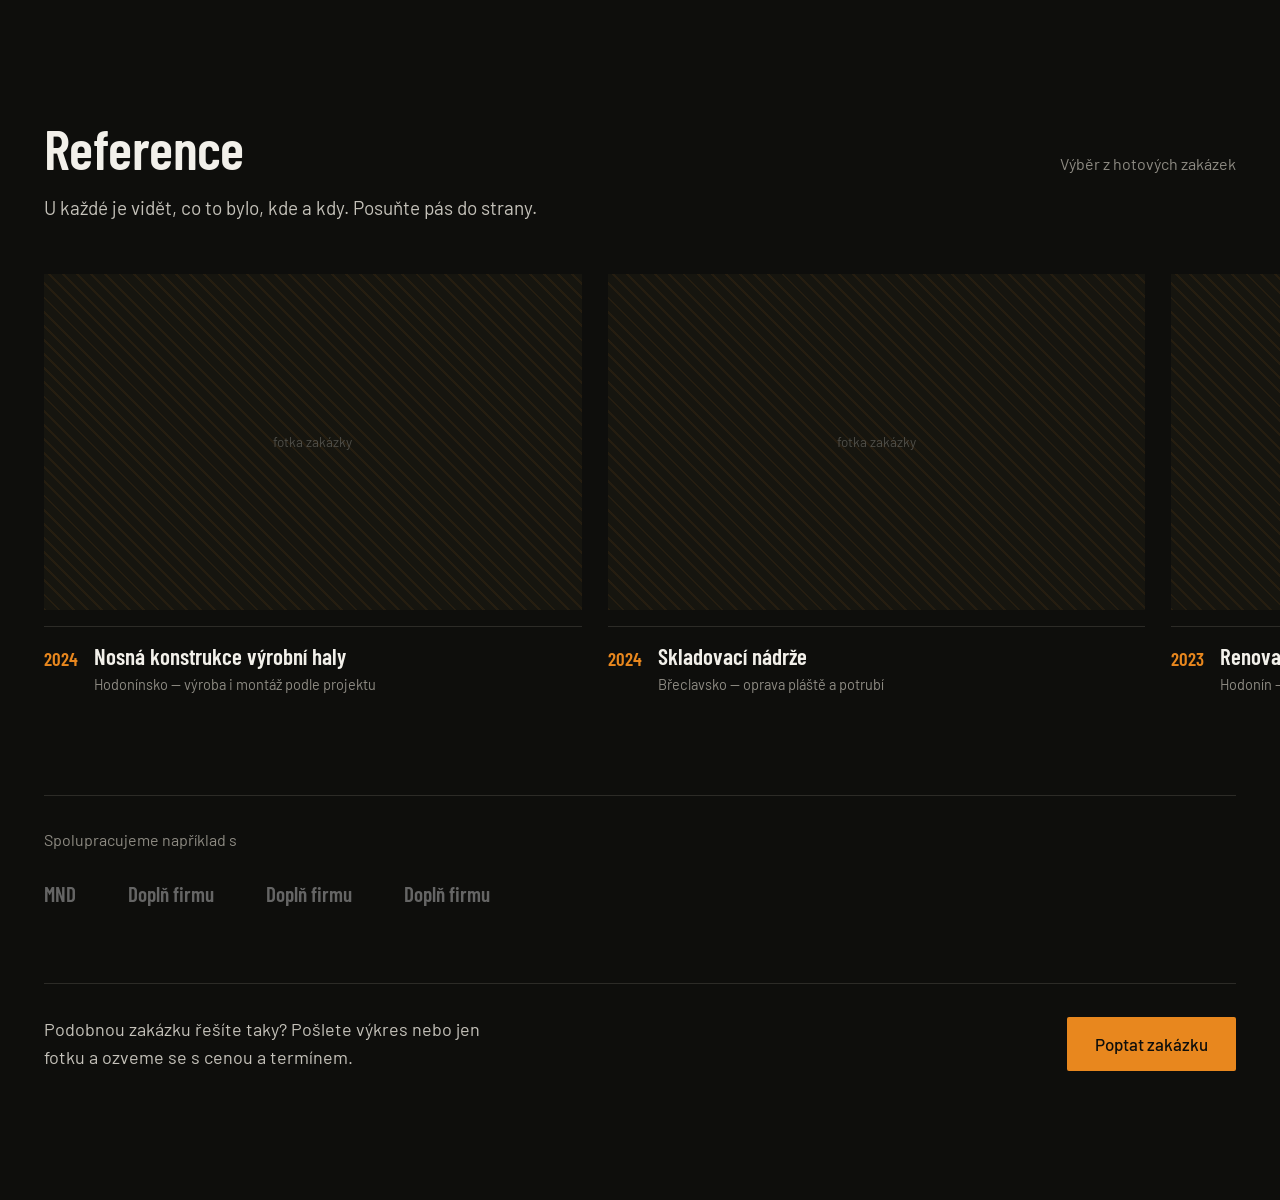
<file: reference-3.html>
<!DOCTYPE html>
<html lang="cs">
<head>
<meta charset="utf-8">
<meta name="viewport" content="width=device-width, initial-scale=1">
<title>Reference — Marek Šrůtka s.r.o.</title>
<link rel="preconnect" href="https://fonts.googleapis.com">
<link rel="preconnect" href="https://fonts.gstatic.com" crossorigin>
<link href="https://fonts.googleapis.com/css2?family=Barlow+Condensed:wght@500;600&family=Barlow:wght@400;500&display=swap" rel="stylesheet">
<style>
  :root{
    --ink:#0E0E0C;
    --panel:#16150F;
    --line:#2C2B27;
    --text:#F2F0EA;
    --muted:#8E8B83;
    --body:#C5C2BA;
    --flame:#E8871E;
    --pad:44px;
  }

  *{box-sizing:border-box;margin:0;padding:0}

  body{
    background:var(--ink);color:var(--text);
    font-family:'Barlow',system-ui,sans-serif;
    font-size:17px;line-height:1.55;-webkit-font-smoothing:antialiased;
  }

  .wrap{max-width:1280px;margin:0 auto;padding:0 var(--pad)}

  .refs{padding:120px 0 128px}

  /* ---------- hlavička ---------- */
  .head{
    display:flex;align-items:baseline;justify-content:space-between;
    gap:32px;flex-wrap:wrap;margin-bottom:16px;
  }
  .head h2{
    font-family:'Barlow Condensed',sans-serif;font-weight:600;
    font-size:clamp(40px,4.4vw,58px);line-height:1;letter-spacing:-.01em;
  }
  .count{font-size:16px;color:var(--muted)}
  .lede{font-size:19px;color:var(--body);max-width:46ch;margin-bottom:52px}

  /* ---------- pás přes celou šířku ---------- */
  .strip{
    display:flex;gap:26px;
    overflow-x:auto;overflow-y:hidden;
    scroll-snap-type:x mandatory;
    scroll-padding-left:max(var(--pad),calc((100vw - 1280px)/2 + var(--pad)));
    padding:0 var(--pad) 22px max(var(--pad),calc((100vw - 1280px)/2 + var(--pad)));
    -webkit-overflow-scrolling:touch;
  }
  .strip::-webkit-scrollbar{height:3px}
  .strip::-webkit-scrollbar-track{background:var(--line)}
  .strip::-webkit-scrollbar-thumb{background:var(--flame)}

  .job{flex:0 0 clamp(280px,42vw,560px);scroll-snap-align:start}

  .frame{position:relative;aspect-ratio:16/10;background:var(--panel);overflow:hidden}
  .frame img{width:100%;height:100%;object-fit:cover;display:block;filter:saturate(.62) contrast(1.05)}
  .frame-empty{
    position:absolute;inset:0;display:grid;place-items:center;
    background:repeating-linear-gradient(45deg,rgba(232,135,30,.075) 0 2px,transparent 2px 10px),var(--panel);
    color:#4F4E48;font-size:13.5px;
  }

  .cap{display:flex;gap:16px;padding-top:16px;border-top:1px solid var(--line);margin-top:16px}
  .cap-year{
    font-family:'Barlow Condensed',sans-serif;font-weight:600;
    font-size:19px;color:var(--flame);flex-shrink:0;padding-top:1px;
  }
  .cap h3{
    font-family:'Barlow Condensed',sans-serif;font-weight:600;
    font-size:23px;line-height:1.15;margin-bottom:3px;
  }
  .cap p{font-size:14.5px;color:var(--muted)}

  /* ---------- loga ---------- */
  .logos{margin-top:78px;padding-top:32px;border-top:1px solid var(--line)}
  .logos > p{font-size:16px;color:var(--muted);margin-bottom:24px}
  .logo-row{display:flex;flex-wrap:wrap;align-items:center;gap:52px}
  .logo{
    height:34px;display:flex;align-items:center;color:var(--muted);
    font-family:'Barlow Condensed',sans-serif;font-weight:600;font-size:21px;
    opacity:.7;filter:grayscale(1);transition:opacity .2s ease,filter .2s ease;
  }
  .logo:hover{opacity:1;filter:grayscale(0)}
  .logo img{height:100%;width:auto;display:block}

  /* ---------- patka ---------- */
  .foot{
    margin-top:72px;padding-top:32px;border-top:1px solid var(--line);
    display:flex;align-items:center;justify-content:space-between;gap:28px;flex-wrap:wrap;
  }
  .foot p{color:var(--body);max-width:48ch;font-size:18px}
  .btn{
    display:inline-block;background:var(--flame);color:#0E0E0C;text-decoration:none;
    font-weight:500;font-size:17px;padding:14px 28px;border-radius:2px;white-space:nowrap;
    transition:background .18s ease;
  }
  .btn:hover{background:#F59A33}

  @media (max-width:820px){
    :root{--pad:22px}
    .refs{padding:72px 0 84px}
    .lede{margin-bottom:34px;font-size:17.5px}
    .logos{margin-top:52px}
    .foot{margin-top:52px}
  }
</style>
</head>
<body>

<section class="refs">

  <div class="wrap">
    <div class="head">
      <h2>Reference</h2>
      <span class="count">Výběr z hotových zakázek</span>
    </div>
    <p class="lede">U každé je vidět, co to bylo, kde a kdy. Posuňte pás do strany.</p>
  </div>

  <div class="strip">

    <article class="job">
      <div class="frame">
        <div class="frame-empty">fotka zakázky</div>
        <!-- <img src="ref-1.jpg" alt="Nosná konstrukce výrobní haly"> -->
      </div>
      <div class="cap">
        <span class="cap-year">2024</span>
        <div>
          <h3>Nosná konstrukce výrobní haly</h3>
          <p>Hodonínsko — výroba i montáž podle projektu</p>
        </div>
      </div>
    </article>

    <article class="job">
      <div class="frame">
        <div class="frame-empty">fotka zakázky</div>
        <!-- <img src="ref-2.jpg" alt="Skladovací nádrže"> -->
      </div>
      <div class="cap">
        <span class="cap-year">2024</span>
        <div>
          <h3>Skladovací nádrže</h3>
          <p>Břeclavsko — oprava pláště a potrubí</p>
        </div>
      </div>
    </article>

    <article class="job">
      <div class="frame">
        <div class="frame-empty">fotka zakázky</div>
        <!-- <img src="ref-3.jpg" alt="Renovace strojního dílu"> -->
      </div>
      <div class="cap">
        <span class="cap-year">2023</span>
        <div>
          <h3>Renovace strojního dílu</h3>
          <p>Hodonín — svařování litiny</p>
        </div>
      </div>
    </article>

    <article class="job">
      <div class="frame">
        <div class="frame-empty">fotka zakázky</div>
        <!-- <img src="ref-4.jpg" alt="Schodiště a zábradlí"> -->
      </div>
      <div class="cap">
        <span class="cap-year">2023</span>
        <div>
          <h3>Schodiště a zábradlí</h3>
          <p>Kyjovsko — vlastní návrh</p>
        </div>
      </div>
    </article>

    <article class="job">
      <div class="frame">
        <div class="frame-empty">fotka zakázky</div>
        <!-- <img src="ref-5.jpg" alt="Potrubní rozvod"> -->
      </div>
      <div class="cap">
        <span class="cap-year">2022</span>
        <div>
          <h3>Potrubní rozvod</h3>
          <p>Hodonín — nerez, svařování na místě</p>
        </div>
      </div>
    </article>

  </div>

  <div class="wrap">

    <div class="logos">
      <p>Spolupracujeme například s</p>
      <div class="logo-row">
        <div class="logo">MND</div>
        <div class="logo">Doplň firmu</div>
        <div class="logo">Doplň firmu</div>
        <div class="logo">Doplň firmu</div>
        <!-- <div class="logo"><img src="logo-1.svg" alt="Název firmy"></div> -->
      </div>
    </div>

    <div class="foot">
      <p>Podobnou zakázku řešíte taky? Pošlete výkres nebo jen fotku a ozveme se s cenou a termínem.</p>
      <a class="btn" href="#">Poptat zakázku</a>
    </div>

  </div>

</section>

</body>
</html>
</file>
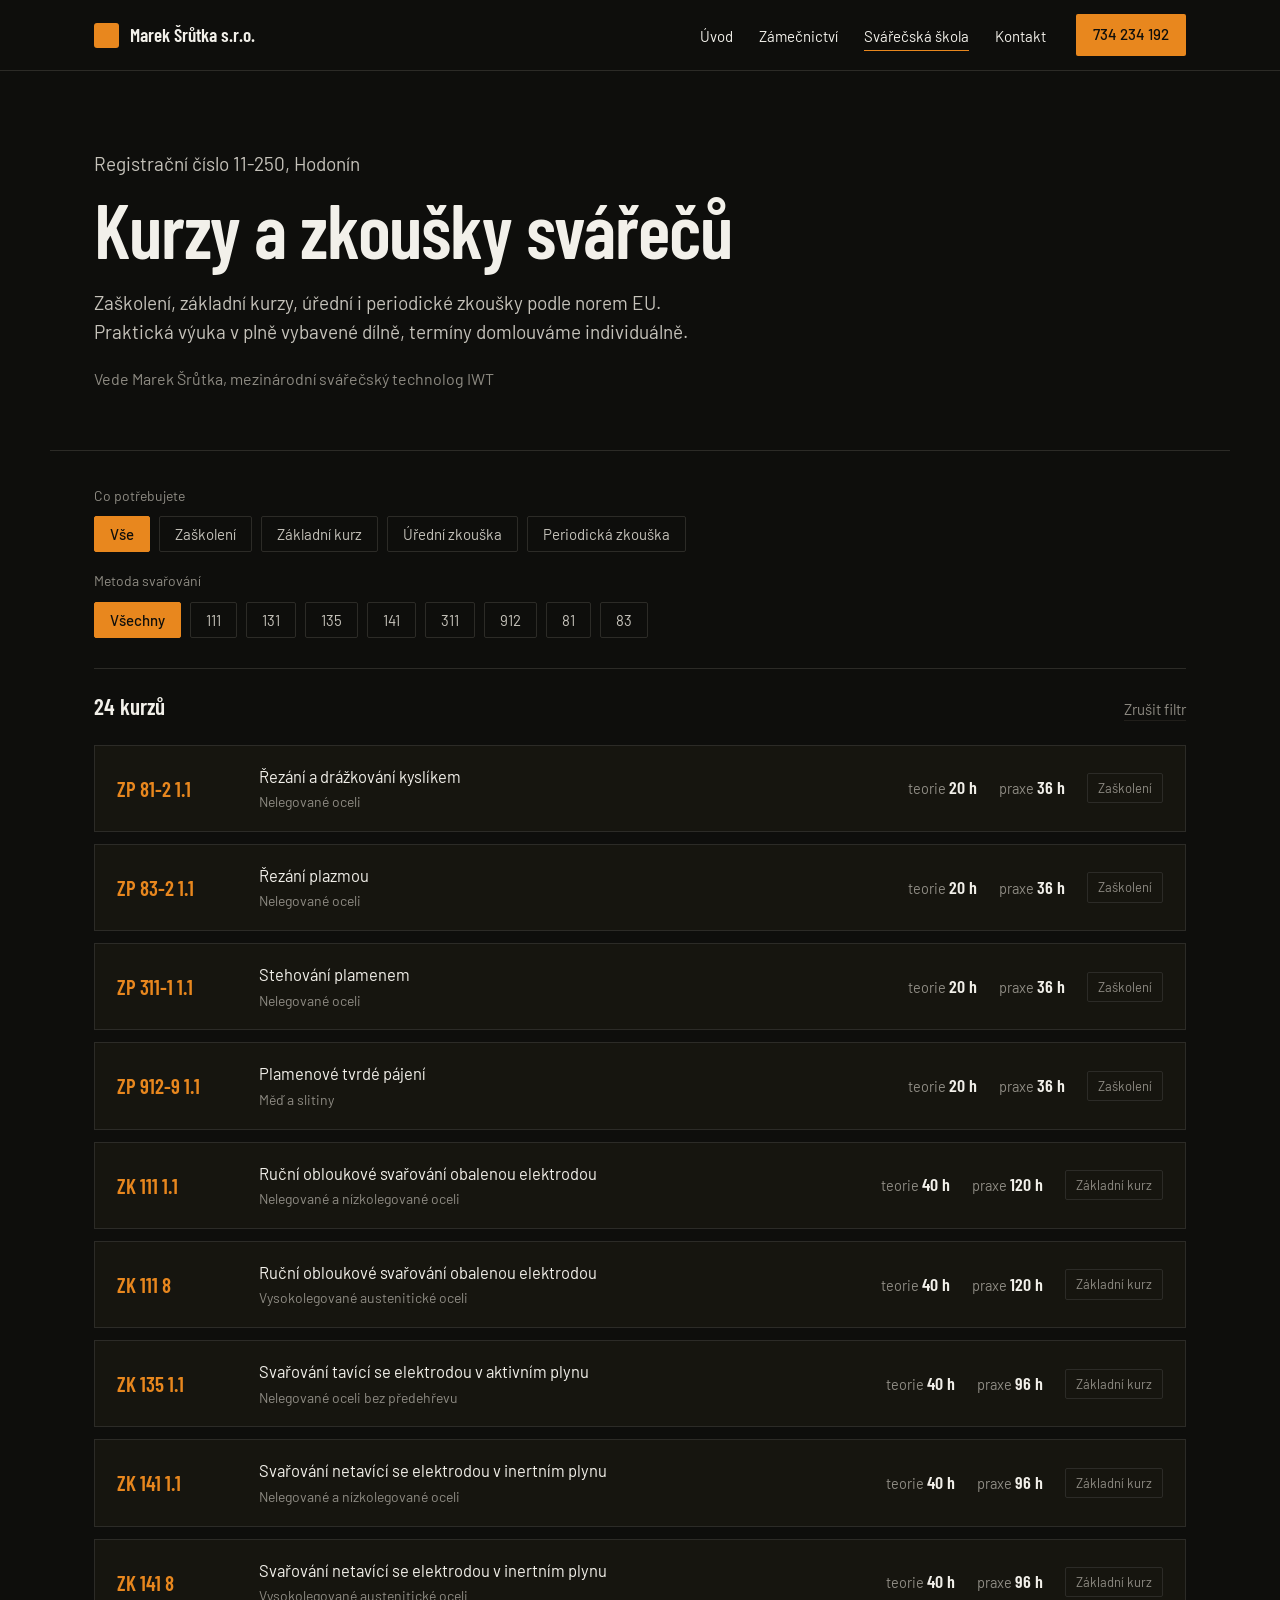
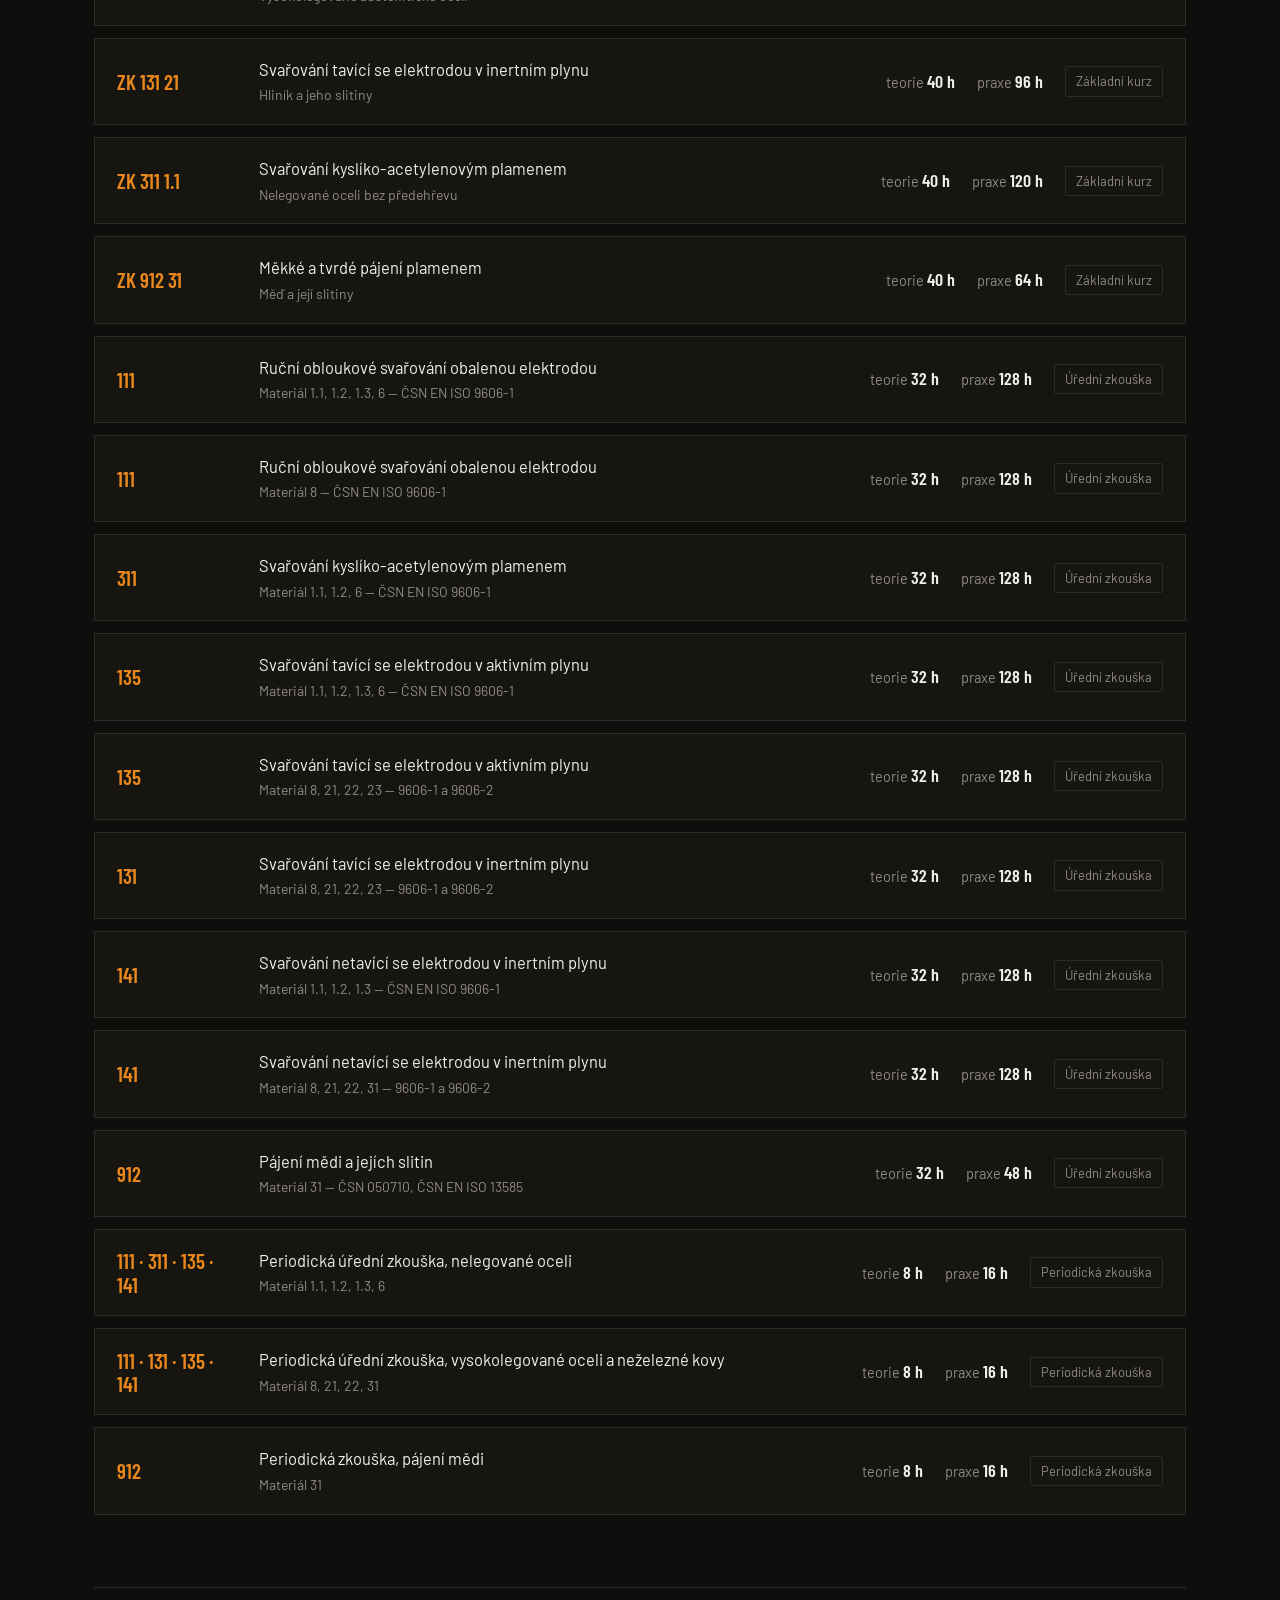
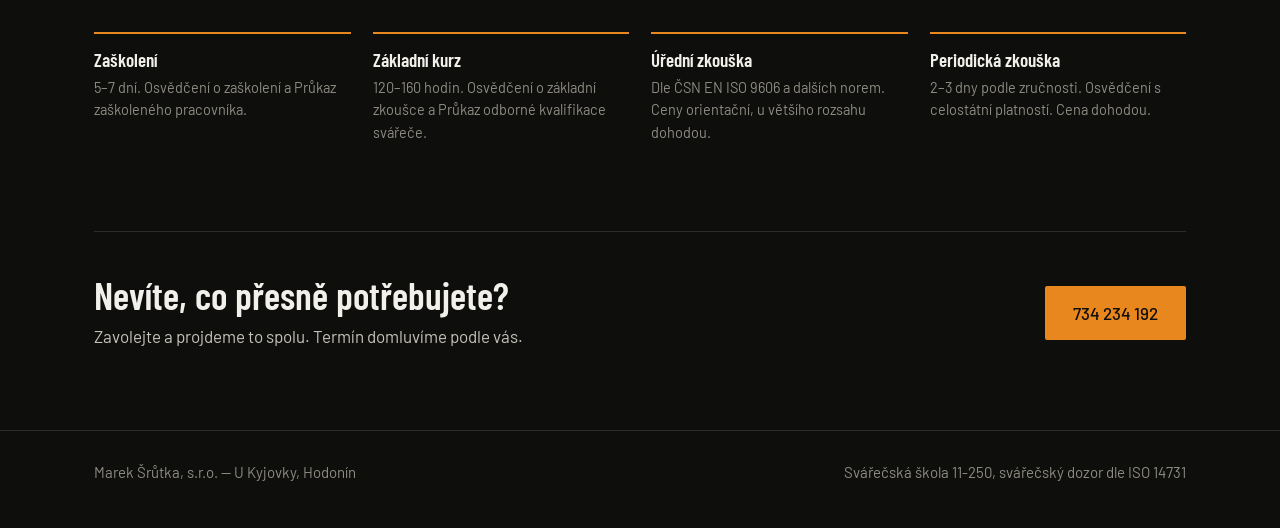
<file: svarecska-skola-filtr.html>
<!DOCTYPE html>
<html lang="cs">
<head>
<meta charset="utf-8">
<meta name="viewport" content="width=device-width, initial-scale=1">
<title>Svářečská škola 11-250 — kurzy a zkoušky, Hodonín</title>
<link rel="preconnect" href="https://fonts.googleapis.com">
<link rel="preconnect" href="https://fonts.gstatic.com" crossorigin>
<link href="https://fonts.googleapis.com/css2?family=Barlow+Condensed:wght@500;600&family=Barlow:wght@400;500&display=swap" rel="stylesheet">
<style>
  :root{
    --ink:#0E0E0C; --panel:#16150F; --panel-2:#1D1B15;
    --line:#2C2B27; --line-soft:#211F1B;
    --text:#F2F0EA; --muted:#8E8B83; --body:#C5C2BA;
    --flame:#E8871E; --pad:44px;
  }
  *{box-sizing:border-box;margin:0;padding:0}
  html{scroll-behavior:smooth;scroll-padding-top:84px}
  body{background:var(--ink);color:var(--text);font-family:'Barlow',system-ui,sans-serif;
    font-size:17px;line-height:1.55;-webkit-font-smoothing:antialiased}
  h1,h2,h3{font-family:'Barlow Condensed',sans-serif;font-weight:600;line-height:1.02}
  .wrap{max-width:1180px;margin:0 auto;padding:0 var(--pad)}

  /* nav */
  nav{position:sticky;top:0;z-index:30;background:var(--ink);border-bottom:1px solid var(--line)}
  .nav-in{display:flex;align-items:center;gap:30px;height:70px}
  .brand{display:flex;align-items:center;gap:11px;margin-right:auto;text-decoration:none;color:var(--text)}
  .brand-mark{width:25px;height:25px;background:var(--flame);border-radius:3px}
  .brand-name{font-family:'Barlow Condensed',sans-serif;font-size:19px;font-weight:600}
  .nav-links{display:flex;gap:26px;list-style:none}
  .nav-links a{color:var(--text);text-decoration:none;font-size:15px;padding-bottom:5px;
    border-bottom:1.5px solid transparent;transition:border-color .18s ease}
  .nav-links a:hover,.nav-links a[aria-current="page"]{border-bottom-color:var(--flame)}
  .tel{background:var(--flame);color:#0E0E0C;text-decoration:none;font-weight:500;font-size:15px;
    padding:9px 17px;border-radius:2px;white-space:nowrap}
  .tel:hover{background:#F59A33}

  /* hero */
  .hero{padding:78px 0 58px}
  .kicker{color:var(--flame);font-size:16px;margin-bottom:12px}
  .hero h1{font-size:clamp(42px,6vw,76px);letter-spacing:-.015em;margin-bottom:20px}
  .hero p{font-size:19px;color:var(--body);max-width:56ch}
  .hero .who{margin-top:20px;font-size:16px;color:var(--muted)}

  /* filtr */
  .finder{border-top:1px solid var(--line);padding-top:34px}
  .frow{margin-bottom:18px}
  .flabel{font-size:14px;color:var(--muted);margin-bottom:10px}
  .chips{display:flex;flex-wrap:wrap;gap:9px}
  .chip{
    border:1px solid var(--line);background:transparent;color:var(--body);
    font-family:'Barlow',sans-serif;font-size:15px;padding:8px 15px;border-radius:2px;
    cursor:pointer;transition:border-color .16s ease,background .16s ease,color .16s ease;
  }
  .chip:hover{border-color:var(--flame);color:var(--text)}
  .chip[aria-pressed="true"]{background:var(--flame);border-color:var(--flame);color:#0E0E0C;font-weight:500}

  .bar{display:flex;align-items:baseline;justify-content:space-between;gap:20px;flex-wrap:wrap;
    margin:30px 0 20px;padding-top:20px;border-top:1px solid var(--line)}
  .count{font-family:'Barlow Condensed',sans-serif;font-size:23px;font-weight:600}
  .reset{background:none;border:0;color:var(--muted);font-size:15px;cursor:pointer;
    font-family:'Barlow',sans-serif;border-bottom:1px solid var(--line-soft);padding-bottom:2px}
  .reset:hover{color:var(--flame);border-bottom-color:var(--flame)}

  /* výsledky */
  .list{display:grid;gap:12px;padding-bottom:8px}
  .course{
    display:grid;grid-template-columns:118px minmax(0,1fr) auto;gap:24px;align-items:center;
    border:1px solid var(--line);padding:18px 22px;background:var(--panel);
  }
  .course:hover{border-color:#3A3833}
  .c-code{font-family:'Barlow Condensed',sans-serif;font-weight:600;font-size:21px;color:var(--flame);line-height:1.1}
  .c-name{font-size:16.5px}
  .c-mat{display:block;font-size:14px;color:var(--muted);margin-top:2px}
  .c-meta{display:flex;gap:22px;align-items:center;white-space:nowrap}
  .c-h{font-size:14.5px;color:var(--muted)}
  .c-h b{font-family:'Barlow Condensed',sans-serif;font-size:18px;color:var(--text);font-weight:600}
  .badge{font-size:13px;color:var(--muted);border:1px solid var(--line);padding:4px 10px;border-radius:2px}

  .empty{padding:40px 0;color:var(--muted)}

  /* co získáte */
  .outcomes{margin-top:64px;padding-top:44px;border-top:1px solid var(--line);
    display:grid;grid-template-columns:repeat(4,minmax(0,1fr));gap:22px}
  .out{border-top:2px solid var(--flame);padding-top:16px}
  .out h3{font-size:19px;margin-bottom:7px}
  .out p{font-size:14.5px;color:var(--muted)}

  /* závěr */
  .cta{margin-top:88px;padding:44px 0 0;border-top:1px solid var(--line);
    display:flex;align-items:center;justify-content:space-between;gap:28px;flex-wrap:wrap}
  .cta h2{font-size:clamp(27px,3vw,38px);margin-bottom:8px}
  .cta p{color:var(--body);max-width:46ch}
  .btn{display:inline-block;background:var(--flame);color:#0E0E0C;text-decoration:none;
    font-weight:500;font-size:17px;padding:14px 28px;border-radius:2px;white-space:nowrap}
  .btn:hover{background:#F59A33}

  footer{margin-top:80px;border-top:1px solid var(--line);padding:30px 0 44px;
    color:var(--muted);font-size:15px}
  .foot-in{display:flex;justify-content:space-between;gap:20px;flex-wrap:wrap}

  @media (max-width:960px){
    .outcomes{grid-template-columns:repeat(2,minmax(0,1fr));gap:26px}
  }
  @media (max-width:760px){
    :root{--pad:22px}
    .nav-links{display:none}
    .hero{padding:52px 0 40px}
    .course{grid-template-columns:1fr;gap:10px;padding:16px 18px}
    .c-meta{gap:16px;flex-wrap:wrap}
    .outcomes{grid-template-columns:1fr}
    .cta{margin-top:64px}
  }
</style>
</head>
<body>

<nav>
  <div class="wrap nav-in">
    <a class="brand" href="/">
      <span class="brand-mark" aria-hidden="true"></span>
      <span class="brand-name">Marek Šrůtka s.r.o.</span>
    </a>
    <ul class="nav-links">
      <li><a href="/">Úvod</a></li>
      <li><a href="/zkusebni-stranka-2/">Zámečnictví</a></li>
      <li><a href="/test-2/" aria-current="page">Svářečská škola</a></li>
      <li><a href="/kontakt/">Kontakt</a></li>
    </ul>
    <a class="tel" href="tel:+420734234192">734 234 192</a>
  </div>
</nav>

<header class="hero">
  <div class="wrap">
    <p class="kicker">Registrační číslo 11-250, Hodonín</p>
    <h1>Kurzy a zkoušky svářečů</h1>
    <p>Zaškolení, základní kurzy, úřední i periodické zkoušky podle norem EU. Praktická výuka v plně vybavené dílně, termíny domlouváme individuálně.</p>
    <p class="who">Vede Marek Šrůtka, mezinárodní svářečský technolog IWT</p>
  </div>
</header>

<section class="wrap finder" id="kurzy">

  <div class="frow">
    <p class="flabel">Co potřebujete</p>
    <div class="chips" id="typy"></div>
  </div>

  <div class="frow">
    <p class="flabel">Metoda svařování</p>
    <div class="chips" id="metody"></div>
  </div>

  <div class="bar">
    <span class="count" id="count"></span>
    <button class="reset" id="reset">Zrušit filtr</button>
  </div>

  <div class="list" id="list"></div>

  <div class="outcomes">
    <div class="out">
      <h3>Zaškolení</h3>
      <p>5–7 dní. Osvědčení o zaškolení a Průkaz zaškoleného pracovníka.</p>
    </div>
    <div class="out">
      <h3>Základní kurz</h3>
      <p>120–160 hodin. Osvědčení o základní zkoušce a Průkaz odborné kvalifikace svářeče.</p>
    </div>
    <div class="out">
      <h3>Úřední zkouška</h3>
      <p>Dle ČSN EN ISO 9606 a dalších norem. Ceny orientační, u většího rozsahu dohodou.</p>
    </div>
    <div class="out">
      <h3>Periodická zkouška</h3>
      <p>2–3 dny podle zručnosti. Osvědčení s celostátní platností. Cena dohodou.</p>
    </div>
  </div>

  <div class="cta" id="kontakt">
    <div>
      <h2>Nevíte, co přesně potřebujete?</h2>
      <p>Zavolejte a projdeme to spolu. Termín domluvíme podle vás.</p>
    </div>
    <a class="btn" href="tel:+420734234192">734 234 192</a>
  </div>

</section>

<footer>
  <div class="wrap foot-in">
    <span>Marek Šrůtka, s.r.o. — U Kyjovky, Hodonín</span>
    <span>Svářečská škola 11-250, svářečský dozor dle ISO 14731</span>
  </div>
</footer>

<script>
const KURZY = [
  {typ:'zaskoleni', kod:'ZP 81-2 1.1', metoda:'81', nazev:'Řezání a drážkování kyslíkem', mat:'Nelegované oceli', t:20, p:36},
  {typ:'zaskoleni', kod:'ZP 83-2 1.1', metoda:'83', nazev:'Řezání plazmou', mat:'Nelegované oceli', t:20, p:36},
  {typ:'zaskoleni', kod:'ZP 311-1 1.1', metoda:'311', nazev:'Stehování plamenem', mat:'Nelegované oceli', t:20, p:36},
  {typ:'zaskoleni', kod:'ZP 912-9 1.1', metoda:'912', nazev:'Plamenové tvrdé pájení', mat:'Měď a slitiny', t:20, p:36},

  {typ:'zakladni', kod:'ZK 111 1.1', metoda:'111', nazev:'Ruční obloukové svařování obalenou elektrodou', mat:'Nelegované a nízkolegované oceli', t:40, p:120},
  {typ:'zakladni', kod:'ZK 111 8', metoda:'111', nazev:'Ruční obloukové svařování obalenou elektrodou', mat:'Vysokolegované austenitické oceli', t:40, p:120},
  {typ:'zakladni', kod:'ZK 135 1.1', metoda:'135', nazev:'Svařování tavící se elektrodou v aktivním plynu', mat:'Nelegované oceli bez předehřevu', t:40, p:96},
  {typ:'zakladni', kod:'ZK 141 1.1', metoda:'141', nazev:'Svařování netavící se elektrodou v inertním plynu', mat:'Nelegované a nízkolegované oceli', t:40, p:96},
  {typ:'zakladni', kod:'ZK 141 8', metoda:'141', nazev:'Svařování netavící se elektrodou v inertním plynu', mat:'Vysokolegované austenitické oceli', t:40, p:96},
  {typ:'zakladni', kod:'ZK 131 21', metoda:'131', nazev:'Svařování tavící se elektrodou v inertním plynu', mat:'Hliník a jeho slitiny', t:40, p:96},
  {typ:'zakladni', kod:'ZK 311 1.1', metoda:'311', nazev:'Svařování kyslíko-acetylenovým plamenem', mat:'Nelegované oceli bez předehřevu', t:40, p:120},
  {typ:'zakladni', kod:'ZK 912 31', metoda:'912', nazev:'Měkké a tvrdé pájení plamenem', mat:'Měď a její slitiny', t:40, p:64},

  {typ:'uredni', kod:'111', metoda:'111', nazev:'Ruční obloukové svařování obalenou elektrodou', mat:'Materiál 1.1, 1.2, 1.3, 6 — ČSN EN ISO 9606-1', t:32, p:128},
  {typ:'uredni', kod:'111', metoda:'111', nazev:'Ruční obloukové svařování obalenou elektrodou', mat:'Materiál 8 — ČSN EN ISO 9606-1', t:32, p:128},
  {typ:'uredni', kod:'311', metoda:'311', nazev:'Svařování kyslíko-acetylenovým plamenem', mat:'Materiál 1.1, 1.2, 6 — ČSN EN ISO 9606-1', t:32, p:128},
  {typ:'uredni', kod:'135', metoda:'135', nazev:'Svařování tavící se elektrodou v aktivním plynu', mat:'Materiál 1.1, 1.2, 1.3, 6 — ČSN EN ISO 9606-1', t:32, p:128},
  {typ:'uredni', kod:'135', metoda:'135', nazev:'Svařování tavící se elektrodou v aktivním plynu', mat:'Materiál 8, 21, 22, 23 — 9606-1 a 9606-2', t:32, p:128},
  {typ:'uredni', kod:'131', metoda:'131', nazev:'Svařování tavící se elektrodou v inertním plynu', mat:'Materiál 8, 21, 22, 23 — 9606-1 a 9606-2', t:32, p:128},
  {typ:'uredni', kod:'141', metoda:'141', nazev:'Svařování netavící se elektrodou v inertním plynu', mat:'Materiál 1.1, 1.2, 1.3 — ČSN EN ISO 9606-1', t:32, p:128},
  {typ:'uredni', kod:'141', metoda:'141', nazev:'Svařování netavící se elektrodou v inertním plynu', mat:'Materiál 8, 21, 22, 31 — 9606-1 a 9606-2', t:32, p:128},
  {typ:'uredni', kod:'912', metoda:'912', nazev:'Pájení mědi a jejích slitin', mat:'Materiál 31 — ČSN 050710, ČSN EN ISO 13585', t:32, p:48},

  {typ:'periodicka', kod:'111 · 311 · 135 · 141', metoda:'111,311,135,141', nazev:'Periodická úřední zkouška, nelegované oceli', mat:'Materiál 1.1, 1.2, 1.3, 6', t:8, p:16},
  {typ:'periodicka', kod:'111 · 131 · 135 · 141', metoda:'111,131,135,141', nazev:'Periodická úřední zkouška, vysokolegované oceli a neželezné kovy', mat:'Materiál 8, 21, 22, 31', t:8, p:16},
  {typ:'periodicka', kod:'912', metoda:'912', nazev:'Periodická zkouška, pájení mědi', mat:'Materiál 31', t:8, p:16}
];

const TYPY = [
  {id:'vse', label:'Vše'},
  {id:'zaskoleni', label:'Zaškolení'},
  {id:'zakladni', label:'Základní kurz'},
  {id:'uredni', label:'Úřední zkouška'},
  {id:'periodicka', label:'Periodická zkouška'}
];
const NAZVY_TYPU = {
  zaskoleni:'Zaškolení', zakladni:'Základní kurz',
  uredni:'Úřední zkouška', periodicka:'Periodická zkouška'
};
const METODY = ['vse','111','131','135','141','311','912','81','83'];

let stavTyp = 'vse', stavMetoda = 'vse';

function chip(text, aktivni){
  const b = document.createElement('button');
  b.className = 'chip';
  b.type = 'button';
  b.textContent = text;
  b.setAttribute('aria-pressed', aktivni ? 'true' : 'false');
  return b;
}

function vykresliFiltry(){
  const wt = document.getElementById('typy');
  const wm = document.getElementById('metody');
  wt.innerHTML = ''; wm.innerHTML = '';

  TYPY.forEach(t=>{
    const b = chip(t.label, stavTyp === t.id);
    b.onclick = ()=>{ stavTyp = t.id; vykresli(); };
    wt.appendChild(b);
  });

  METODY.forEach(m=>{
    const b = chip(m === 'vse' ? 'Všechny' : m, stavMetoda === m);
    b.onclick = ()=>{ stavMetoda = m; vykresli(); };
    wm.appendChild(b);
  });
}

function skloneni(n){
  if(n === 1) return '1 kurz';
  if(n >= 2 && n <= 4) return n + ' kurzy';
  return n + ' kurzů';
}

function vykresli(){
  vykresliFiltry();

  const vysledky = KURZY.filter(k=>{
    const okTyp = stavTyp === 'vse' || k.typ === stavTyp;
    const okMet = stavMetoda === 'vse' || k.metoda.split(',').includes(stavMetoda);
    return okTyp && okMet;
  });

  document.getElementById('count').textContent = skloneni(vysledky.length);

  const list = document.getElementById('list');
  list.innerHTML = '';

  if(!vysledky.length){
    const d = document.createElement('p');
    d.className = 'empty';
    d.textContent = 'Této kombinaci nic neodpovídá. Zkuste jinou metodu, nebo zavolejte a domluvíme se.';
    list.appendChild(d);
    return;
  }

  vysledky.forEach(k=>{
    const el = document.createElement('article');
    el.className = 'course';
    el.innerHTML = `
      <div class="c-code">${k.kod}</div>
      <div>
        <div class="c-name">${k.nazev}</div>
        <span class="c-mat">${k.mat}</span>
      </div>
      <div class="c-meta">
        <span class="c-h">teorie <b>${k.t} h</b></span>
        <span class="c-h">praxe <b>${k.p} h</b></span>
        <span class="badge">${NAZVY_TYPU[k.typ]}</span>
      </div>`;
    list.appendChild(el);
  });
}

document.getElementById('reset').onclick = ()=>{
  stavTyp = 'vse'; stavMetoda = 'vse'; vykresli();
};

vykresli();
</script>

</body>
</html>
</file>
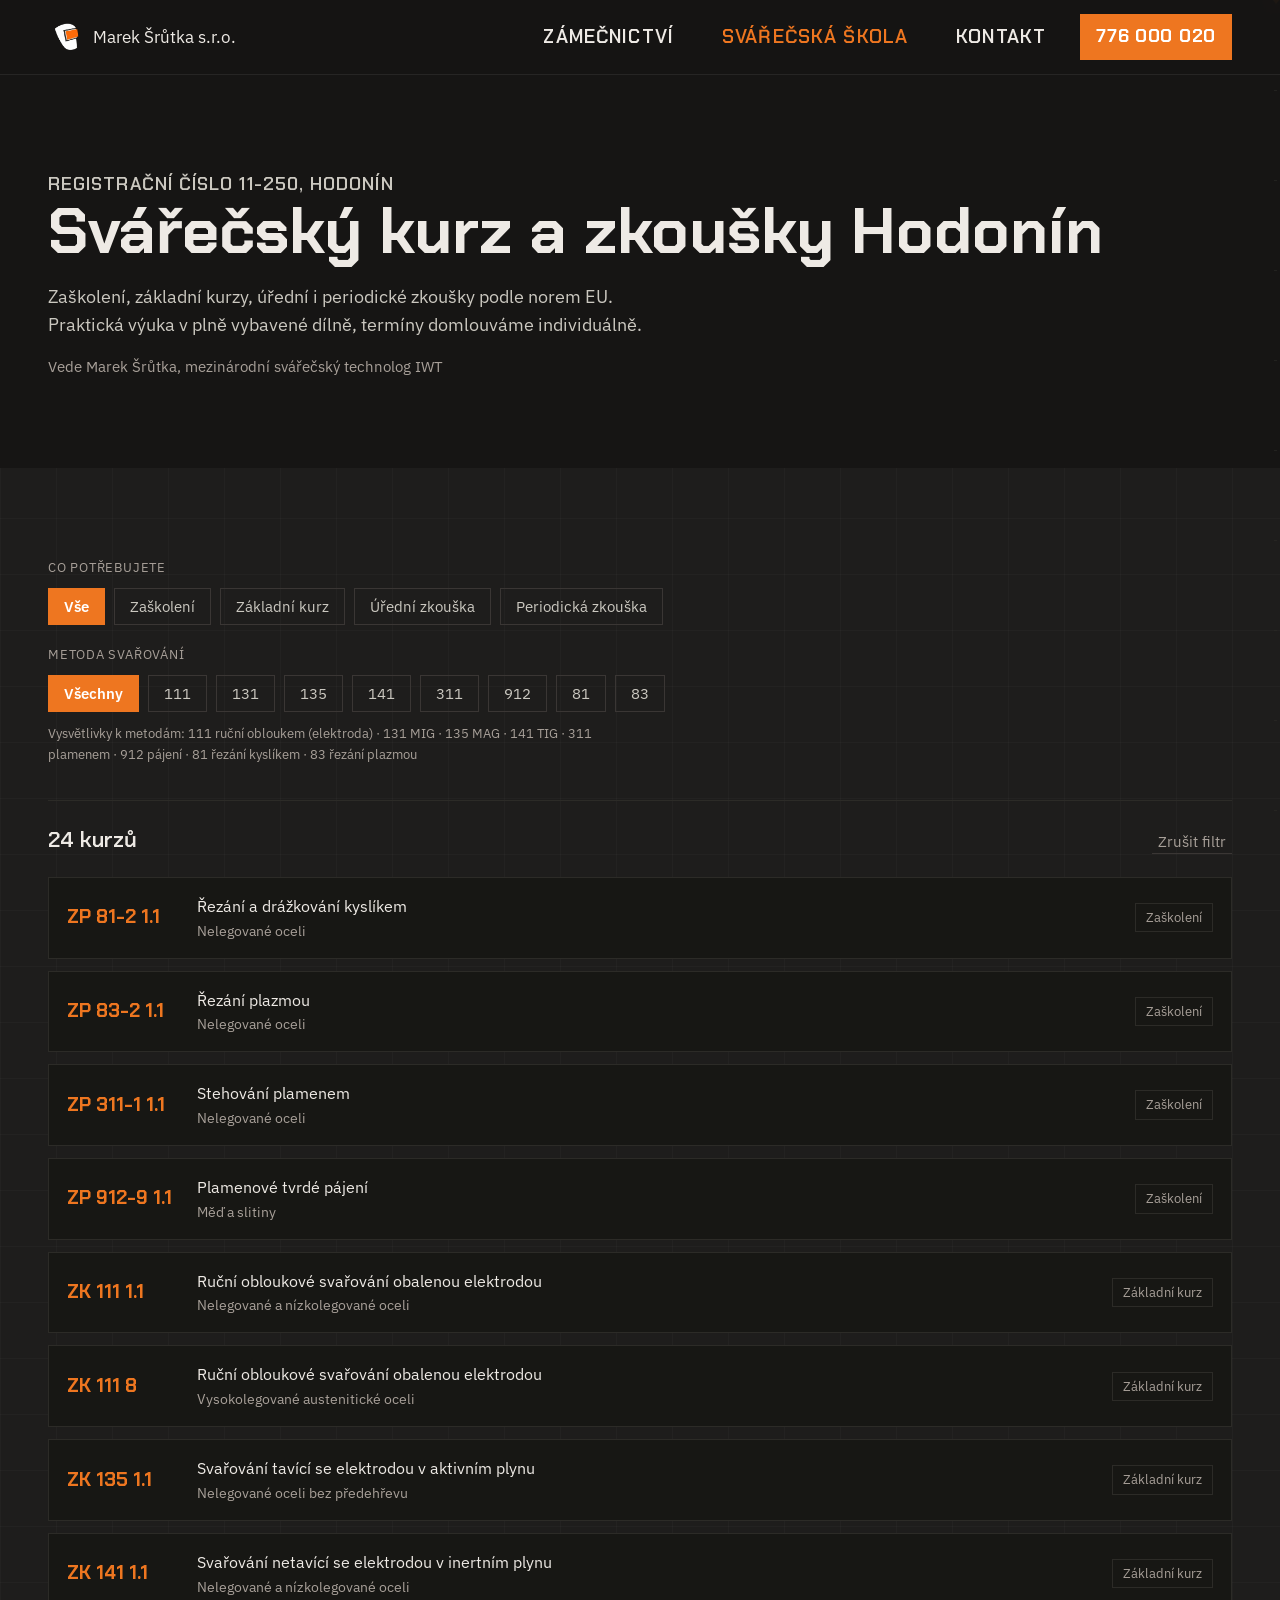
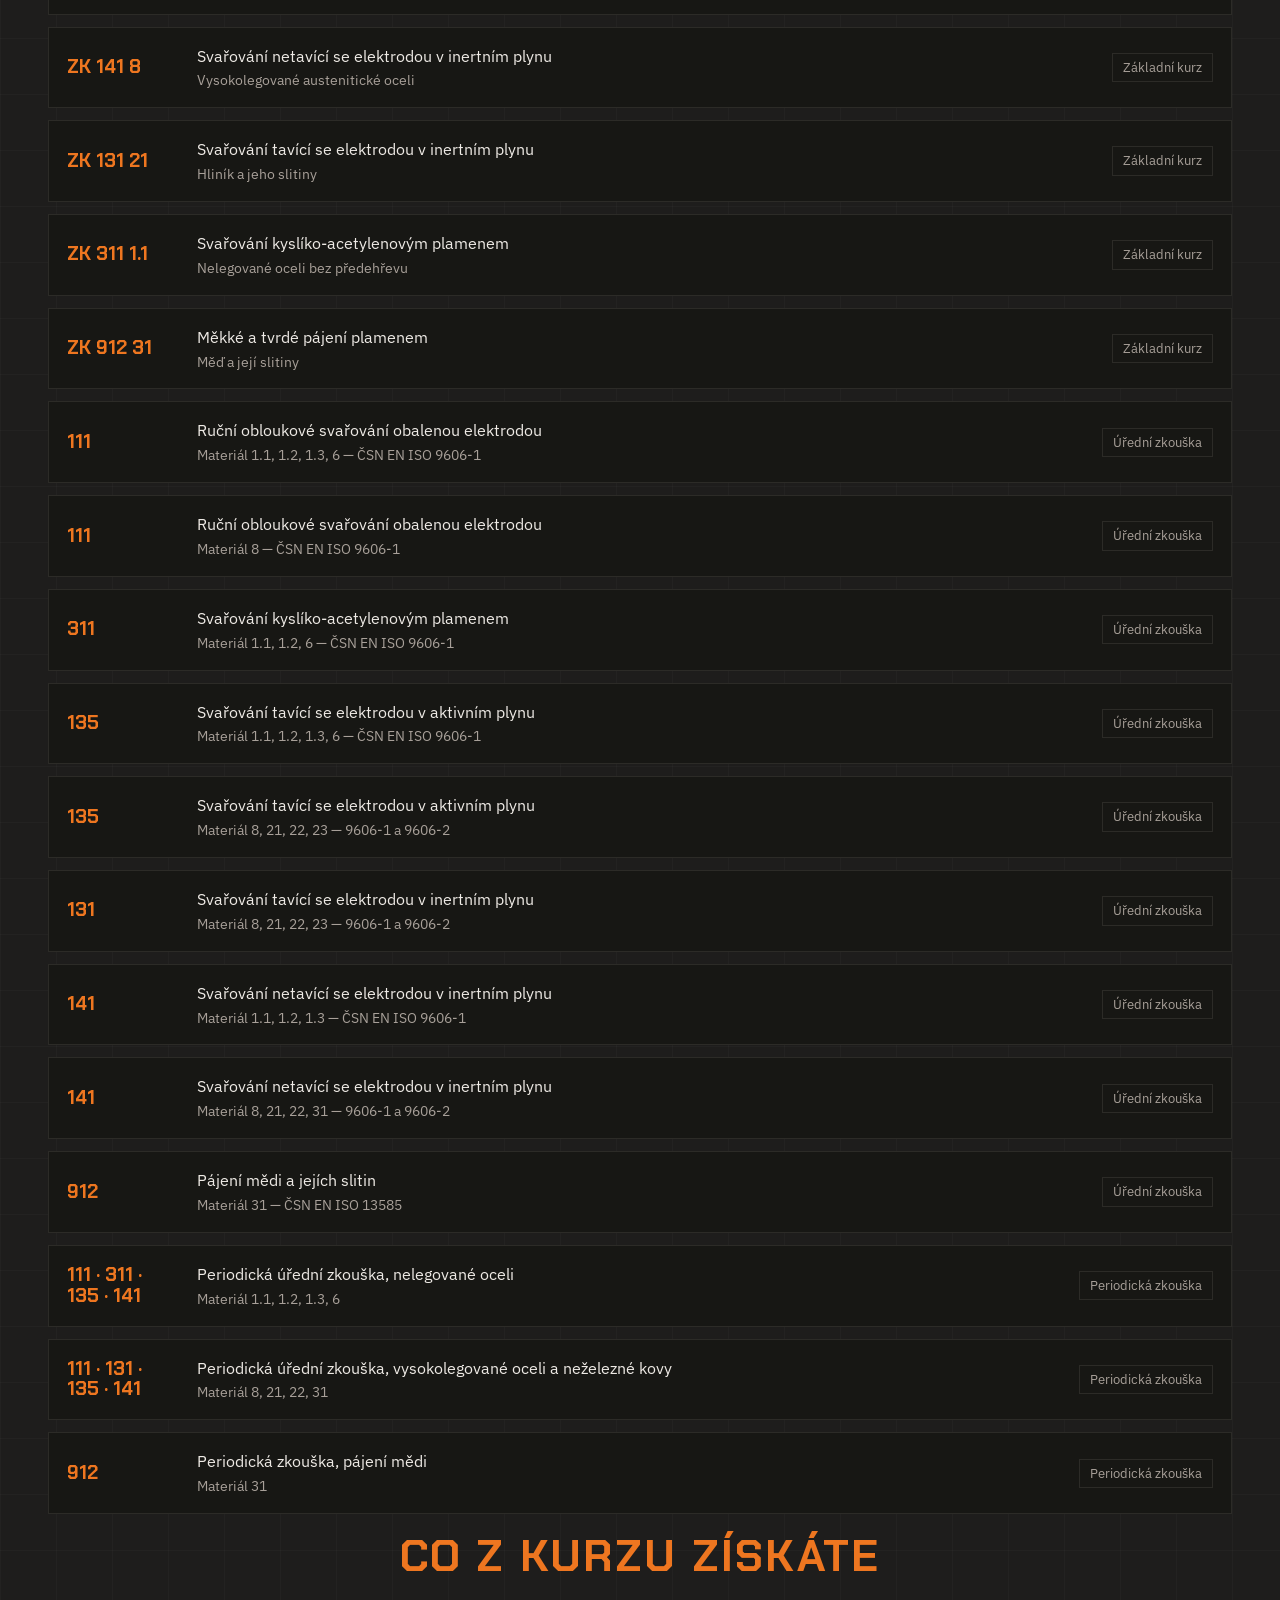
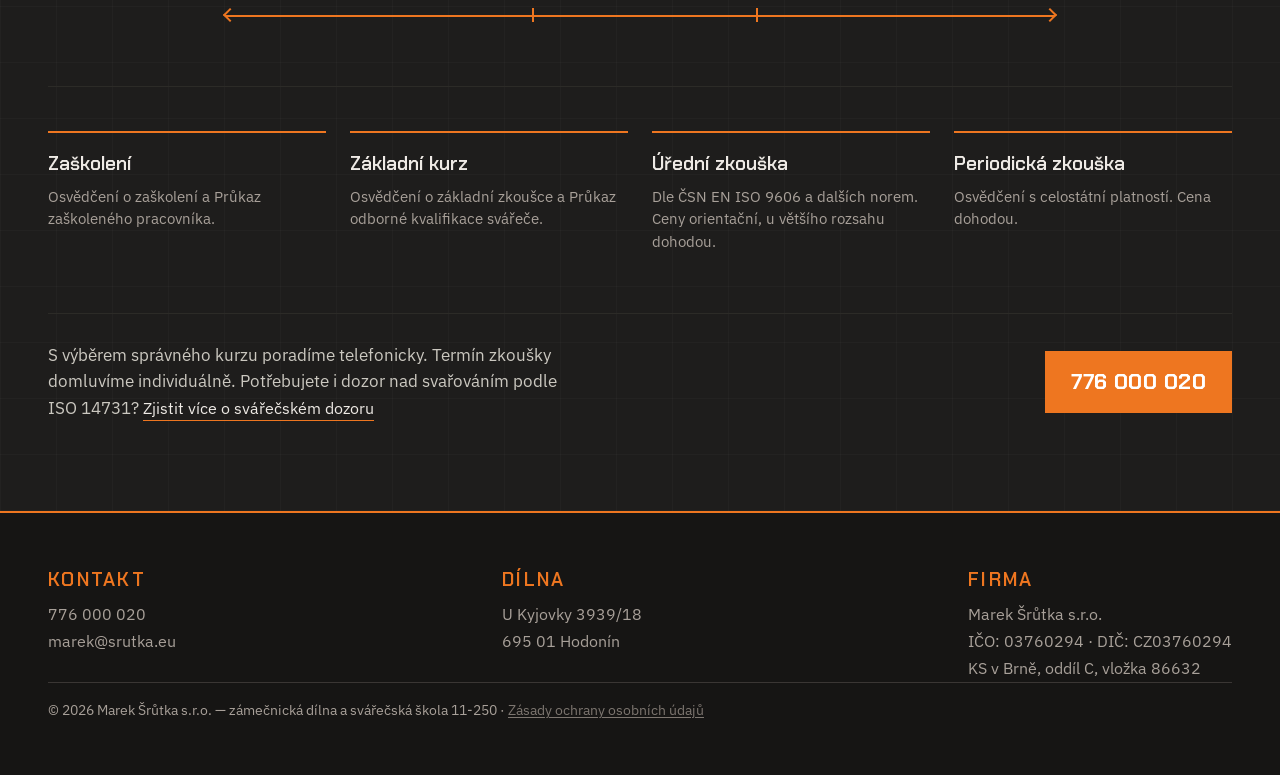
<file: svarecska-skola.html>
<!DOCTYPE html>
<html lang="cs">
<head>
<meta charset="utf-8">
<meta name="viewport" content="width=device-width, initial-scale=1, viewport-fit=cover">
<title>Svářečský kurz Hodonín | Škola 11-250, zkoušky</title>
<meta name="description" content="Svářečské kurzy, zaškolení a zkoušky v Hodoníně. Vede mezinárodní svářečský technolog IWT. Praktická výuka podle norem EU.">
<link rel="canonical" href="https://www.srutka.eu/svarecska-skola.html">
<meta name="theme-color" content="#161514">
<link rel="icon" type="image/png" href="img/Logo.png">

<meta property="og:type" content="website">
<meta property="og:site_name" content="Marek Šrůtka s.r.o.">
<meta property="og:locale" content="cs_CZ">
<meta property="og:url" content="https://www.srutka.eu/svarecska-skola.html">
<meta property="og:title" content="Svářečský kurz Hodonín | Škola 11-250, zkoušky">
<meta property="og:description" content="Svářečské kurzy, zaškolení a zkoušky v Hodoníně. Vede mezinárodní svářečský technolog IWT. Praktická výuka podle norem EU.">
<meta property="og:image" content="https://www.srutka.eu/img/og-image.jpg">
<meta name="twitter:card" content="summary_large_image">
<meta name="twitter:title" content="Svářečský kurz Hodonín | Škola 11-250, zkoušky">
<meta name="twitter:description" content="Svářečské kurzy, zaškolení a zkoušky v Hodoníně. Vede mezinárodní svářečský technolog IWT. Praktická výuka podle norem EU.">
<meta name="twitter:image" content="https://www.srutka.eu/img/og-image.jpg">

<!-- Cloudflare Web Analytics -->
<script type='module' src='https://static.cloudflareinsights.com/beacon.min.js' data-cf-beacon='{"token": "bf1dea98ed0c44e6bbb9d6b60c8ca3b7"}'></script>
<!-- End Cloudflare Web Analytics -->

<link rel="stylesheet" href="css/style.css?v=43">

<script type="application/ld+json">
{
  "@context": "https://schema.org",
  "@graph": [
    {
      "@type": "Course",
      "name": "Zaškolení pro svařování a řezání kovů",
      "description": "Osvědčení o zaškolení a Průkaz zaškoleného pracovníka.",
      "provider": { "@id": "https://www.srutka.eu/#organizace" },
      "inLanguage": "cs",
      "coursePrerequisites": "Bez předchozí praxe"
    },
    {
      "@type": "Course",
      "name": "Základní kurz svařování",
      "description": "Osvědčení o základní zkoušce a Průkaz odborné kvalifikace svářeče.",
      "provider": { "@id": "https://www.srutka.eu/#organizace" },
      "inLanguage": "cs"
    },
    {
      "@type": "Course",
      "name": "Úřední zkouška svářeče",
      "description": "Zkouška podle ČSN EN ISO 9606 a dalších norem.",
      "provider": { "@id": "https://www.srutka.eu/#organizace" },
      "inLanguage": "cs",
      "coursePrerequisites": "Absolvovaný základní kurz nebo odpovídající praxe"
    },
    {
      "@type": "Course",
      "name": "Periodická zkouška svářeče",
      "description": "Osvědčení s celostátní platností.",
      "provider": { "@id": "https://www.srutka.eu/#organizace" },
      "inLanguage": "cs",
      "coursePrerequisites": "Platná předchozí zkouška svářeče"
    }
  ]
}
</script>
</head>

<body>

<div class="scroll-kota" aria-hidden="true">
  <div class="scroll-kota-track"></div>
  <div class="scroll-kota-fill"></div>
</div>

<header class="site-header">
  <div class="wrap header-inner">

    <a class="brand" href="index.html">
      <img class="brand-mark" src="img/Logo.webp" alt="Marek Šrůtka s.r.o.">
      <span>Marek Šrůtka<span class="brand-suffix"> s.r.o.</span></span>
    </a>

    <a class="phone" href="tel:+420776000020">776&nbsp;000&nbsp;020</a>

    <button class="nav-toggle" aria-expanded="false" aria-controls="nav">
      <span></span>
      <span class="visually-hidden">Menu</span>
    </button>

    <nav class="nav" id="nav">
      <a href="index.html#zamecnictvi">Zámečnictví</a>
      <a href="svarecska-skola.html" aria-current="page">Svářečská škola</a>
      <a href="kontakt.html">Kontakt</a>
      <svg class="nav-dim" aria-hidden="true" focusable="false"></svg>
    </nav>

  </div>
</header>

<main>

  <!-- ===================== ÚVOD ===================== -->
  <section class="page-hero">
    <div class="wrap">
      <p class="kicker">Registrační číslo 11-250, Hodonín</p>
      <h1>Svářečský kurz a zkoušky Hodonín</h1>
      <p>Zaškolení, základní kurzy, úřední i periodické zkoušky podle norem EU. Praktická výuka v plně vybavené dílně, termíny domlouváme individuálně.</p>
      <p class="page-hero-who">Vede Marek Šrůtka, mezinárodní svářečský technolog IWT</p>
    </div>
  </section>

  <!-- ===================== FILTR KURZŮ ===================== -->
  <section class="section finder" id="kurzy">
    <div class="wrap">

      <div class="frow">
        <p class="flabel">Co potřebujete</p>
        <div class="chips" id="typy"></div>
      </div>

      <div class="frow">
        <p class="flabel">Metoda svařování</p>
        <div class="chips" id="metody"></div>
        <p class="fhint">Vysvětlivky k metodám: 111 ruční obloukem (elektroda) · 131 MIG · 135 MAG · 141 TIG · 311 plamenem · 912 pájení · 81 řezání kyslíkem · 83 řezání plazmou</p>
      </div>

      <div class="fbar">
        <span class="fcount" id="count"></span>
        <button class="freset" id="reset" type="button">Zrušit filtr</button>
      </div>

      <div class="course-list" id="list">

        <article class="course" data-typ="zaskoleni" data-metoda="81">
          <div class="c-code">ZP 81-2 1.1</div>
          <div><div class="c-name">Řezání a drážkování kyslíkem</div><span class="c-mat">Nelegované oceli</span></div>
          <div class="c-meta"><span class="badge">Zaškolení</span></div>
        </article>
        <article class="course" data-typ="zaskoleni" data-metoda="83">
          <div class="c-code">ZP 83-2 1.1</div>
          <div><div class="c-name">Řezání plazmou</div><span class="c-mat">Nelegované oceli</span></div>
          <div class="c-meta"><span class="badge">Zaškolení</span></div>
        </article>
        <article class="course" data-typ="zaskoleni" data-metoda="311">
          <div class="c-code">ZP 311-1 1.1</div>
          <div><div class="c-name">Stehování plamenem</div><span class="c-mat">Nelegované oceli</span></div>
          <div class="c-meta"><span class="badge">Zaškolení</span></div>
        </article>
        <article class="course" data-typ="zaskoleni" data-metoda="912">
          <div class="c-code">ZP 912-9 1.1</div>
          <div><div class="c-name">Plamenové tvrdé pájení</div><span class="c-mat">Měď a slitiny</span></div>
          <div class="c-meta"><span class="badge">Zaškolení</span></div>
        </article>

        <article class="course" data-typ="zakladni" data-metoda="111">
          <div class="c-code">ZK 111 1.1</div>
          <div><div class="c-name">Ruční obloukové svařování obalenou elektrodou</div><span class="c-mat">Nelegované a nízkolegované oceli</span></div>
          <div class="c-meta"><span class="badge">Základní kurz</span></div>
        </article>
        <article class="course" data-typ="zakladni" data-metoda="111">
          <div class="c-code">ZK 111 8</div>
          <div><div class="c-name">Ruční obloukové svařování obalenou elektrodou</div><span class="c-mat">Vysokolegované austenitické oceli</span></div>
          <div class="c-meta"><span class="badge">Základní kurz</span></div>
        </article>
        <article class="course" data-typ="zakladni" data-metoda="135">
          <div class="c-code">ZK 135 1.1</div>
          <div><div class="c-name">Svařování tavící se elektrodou v aktivním plynu</div><span class="c-mat">Nelegované oceli bez předehřevu</span></div>
          <div class="c-meta"><span class="badge">Základní kurz</span></div>
        </article>
        <article class="course" data-typ="zakladni" data-metoda="141">
          <div class="c-code">ZK 141 1.1</div>
          <div><div class="c-name">Svařování netavící se elektrodou v inertním plynu</div><span class="c-mat">Nelegované a nízkolegované oceli</span></div>
          <div class="c-meta"><span class="badge">Základní kurz</span></div>
        </article>
        <article class="course" data-typ="zakladni" data-metoda="141">
          <div class="c-code">ZK 141 8</div>
          <div><div class="c-name">Svařování netavící se elektrodou v inertním plynu</div><span class="c-mat">Vysokolegované austenitické oceli</span></div>
          <div class="c-meta"><span class="badge">Základní kurz</span></div>
        </article>
        <article class="course" data-typ="zakladni" data-metoda="131">
          <div class="c-code">ZK 131 21</div>
          <div><div class="c-name">Svařování tavící se elektrodou v inertním plynu</div><span class="c-mat">Hliník a jeho slitiny</span></div>
          <div class="c-meta"><span class="badge">Základní kurz</span></div>
        </article>
        <article class="course" data-typ="zakladni" data-metoda="311">
          <div class="c-code">ZK 311 1.1</div>
          <div><div class="c-name">Svařování kyslíko-acetylenovým plamenem</div><span class="c-mat">Nelegované oceli bez předehřevu</span></div>
          <div class="c-meta"><span class="badge">Základní kurz</span></div>
        </article>
        <article class="course" data-typ="zakladni" data-metoda="912">
          <div class="c-code">ZK 912 31</div>
          <div><div class="c-name">Měkké a tvrdé pájení plamenem</div><span class="c-mat">Měď a její slitiny</span></div>
          <div class="c-meta"><span class="badge">Základní kurz</span></div>
        </article>

        <article class="course" data-typ="uredni" data-metoda="111">
          <div class="c-code">111</div>
          <div><div class="c-name">Ruční obloukové svařování obalenou elektrodou</div><span class="c-mat">Materiál 1.1, 1.2, 1.3, 6 — ČSN EN ISO 9606-1</span></div>
          <div class="c-meta"><span class="badge">Úřední zkouška</span></div>
        </article>
        <article class="course" data-typ="uredni" data-metoda="111">
          <div class="c-code">111</div>
          <div><div class="c-name">Ruční obloukové svařování obalenou elektrodou</div><span class="c-mat">Materiál 8 — ČSN EN ISO 9606-1</span></div>
          <div class="c-meta"><span class="badge">Úřední zkouška</span></div>
        </article>
        <article class="course" data-typ="uredni" data-metoda="311">
          <div class="c-code">311</div>
          <div><div class="c-name">Svařování kyslíko-acetylenovým plamenem</div><span class="c-mat">Materiál 1.1, 1.2, 6 — ČSN EN ISO 9606-1</span></div>
          <div class="c-meta"><span class="badge">Úřední zkouška</span></div>
        </article>
        <article class="course" data-typ="uredni" data-metoda="135">
          <div class="c-code">135</div>
          <div><div class="c-name">Svařování tavící se elektrodou v aktivním plynu</div><span class="c-mat">Materiál 1.1, 1.2, 1.3, 6 — ČSN EN ISO 9606-1</span></div>
          <div class="c-meta"><span class="badge">Úřední zkouška</span></div>
        </article>
        <article class="course" data-typ="uredni" data-metoda="135">
          <div class="c-code">135</div>
          <div><div class="c-name">Svařování tavící se elektrodou v aktivním plynu</div><span class="c-mat">Materiál 8, 21, 22, 23 — 9606-1 a 9606-2</span></div>
          <div class="c-meta"><span class="badge">Úřední zkouška</span></div>
        </article>
        <article class="course" data-typ="uredni" data-metoda="131">
          <div class="c-code">131</div>
          <div><div class="c-name">Svařování tavící se elektrodou v inertním plynu</div><span class="c-mat">Materiál 8, 21, 22, 23 — 9606-1 a 9606-2</span></div>
          <div class="c-meta"><span class="badge">Úřední zkouška</span></div>
        </article>
        <article class="course" data-typ="uredni" data-metoda="141">
          <div class="c-code">141</div>
          <div><div class="c-name">Svařování netavící se elektrodou v inertním plynu</div><span class="c-mat">Materiál 1.1, 1.2, 1.3 — ČSN EN ISO 9606-1</span></div>
          <div class="c-meta"><span class="badge">Úřední zkouška</span></div>
        </article>
        <article class="course" data-typ="uredni" data-metoda="141">
          <div class="c-code">141</div>
          <div><div class="c-name">Svařování netavící se elektrodou v inertním plynu</div><span class="c-mat">Materiál 8, 21, 22, 31 — 9606-1 a 9606-2</span></div>
          <div class="c-meta"><span class="badge">Úřední zkouška</span></div>
        </article>
        <article class="course" data-typ="uredni" data-metoda="912">
          <div class="c-code">912</div>
          <div><div class="c-name">Pájení mědi a jejích slitin</div><span class="c-mat">Materiál 31 — ČSN EN ISO 13585</span></div>
          <div class="c-meta"><span class="badge">Úřední zkouška</span></div>
        </article>

        <article class="course" data-typ="periodicka" data-metoda="111,311,135,141">
          <div class="c-code">111 · 311 · 135 · 141</div>
          <div><div class="c-name">Periodická úřední zkouška, nelegované oceli</div><span class="c-mat">Materiál 1.1, 1.2, 1.3, 6</span></div>
          <div class="c-meta"><span class="badge">Periodická zkouška</span></div>
        </article>
        <article class="course" data-typ="periodicka" data-metoda="111,131,135,141">
          <div class="c-code">111 · 131 · 135 · 141</div>
          <div><div class="c-name">Periodická úřední zkouška, vysokolegované oceli a neželezné kovy</div><span class="c-mat">Materiál 8, 21, 22, 31</span></div>
          <div class="c-meta"><span class="badge">Periodická zkouška</span></div>
        </article>
        <article class="course" data-typ="periodicka" data-metoda="912">
          <div class="c-code">912</div>
          <div><div class="c-name">Periodická zkouška, pájení mědi</div><span class="c-mat">Materiál 31</span></div>
          <div class="c-meta"><span class="badge">Periodická zkouška</span></div>
        </article>

        <p class="course-empty" id="course-empty" hidden>Této kombinaci nic neodpovídá. Zkuste jinou metodu, nebo zavolejte a domluvíme se.</p>

      </div>

      <h2 class="section-title">Co z kurzu získáte</h2>
      <div class="ruler" aria-hidden="true"><i></i><i></i><i></i><i></i><span class="arrow"></span></div>

      <div class="outcomes">
        <div class="outcome">
          <h3>Zaškolení</h3>
          <p>Osvědčení o zaškolení a Průkaz zaškoleného pracovníka.</p>
        </div>
        <div class="outcome">
          <h3>Základní kurz</h3>
          <p>Osvědčení o základní zkoušce a Průkaz odborné kvalifikace svářeče.</p>
        </div>
        <div class="outcome">
          <h3>Úřední zkouška</h3>
          <p>Dle ČSN EN ISO 9606 a dalších norem. Ceny orientační, u většího rozsahu dohodou.</p>
        </div>
        <div class="outcome">
          <h3>Periodická zkouška</h3>
          <p>Osvědčení s celostátní platností. Cena dohodou.</p>
        </div>
      </div>

      <div class="work-foot">
        <p>S výběrem správného kurzu poradíme telefonicky. Termín zkoušky domluvíme individuálně. Potřebujete i dozor nad svařováním podle ISO 14731? <a class="work-more" href="svarecsky-dozor.html">Zjistit více o svářečském dozoru</a></p>
        <a class="btn btn--solid btn-kota" href="tel:+420776000020">776 000 020<svg class="btn-dim" aria-hidden="true" focusable="false"></svg></a>
      </div>

    </div>
  </section>

</main>

<!-- ===================== PATIČKA ===================== -->
<footer class="site-footer">
  <div class="wrap">
    <div class="footer-inner">

      <div>
        <h4>Kontakt</h4>
        <p>
          <a href="tel:+420776000020">776 000 020</a><br>
          <a href="mailto:marek@srutka.eu">marek@srutka.eu</a>
        </p>
      </div>

      <div>
        <h4>Dílna</h4>
        <p>U Kyjovky 3939/18<br>695 01 Hodonín</p>
      </div>

      <div>
        <h4>Firma</h4>
        <p>Marek Šrůtka s.r.o.<br>IČO: 03760294 · DIČ: CZ03760294<br>KS v Brně, oddíl C, vložka 86632</p>
      </div>

    </div>
    <p class="copyright">© <span id="year">2026</span> Marek Šrůtka s.r.o. — zámečnická dílna a svářečská škola 11-250 · <a href="zasady-ochrany-osobnich-udaju.html">Zásady ochrany osobních údajů</a></p>
  </div>
</footer>

<script src="js/script.js?v=40"></script>

</body>
</html>
</file>
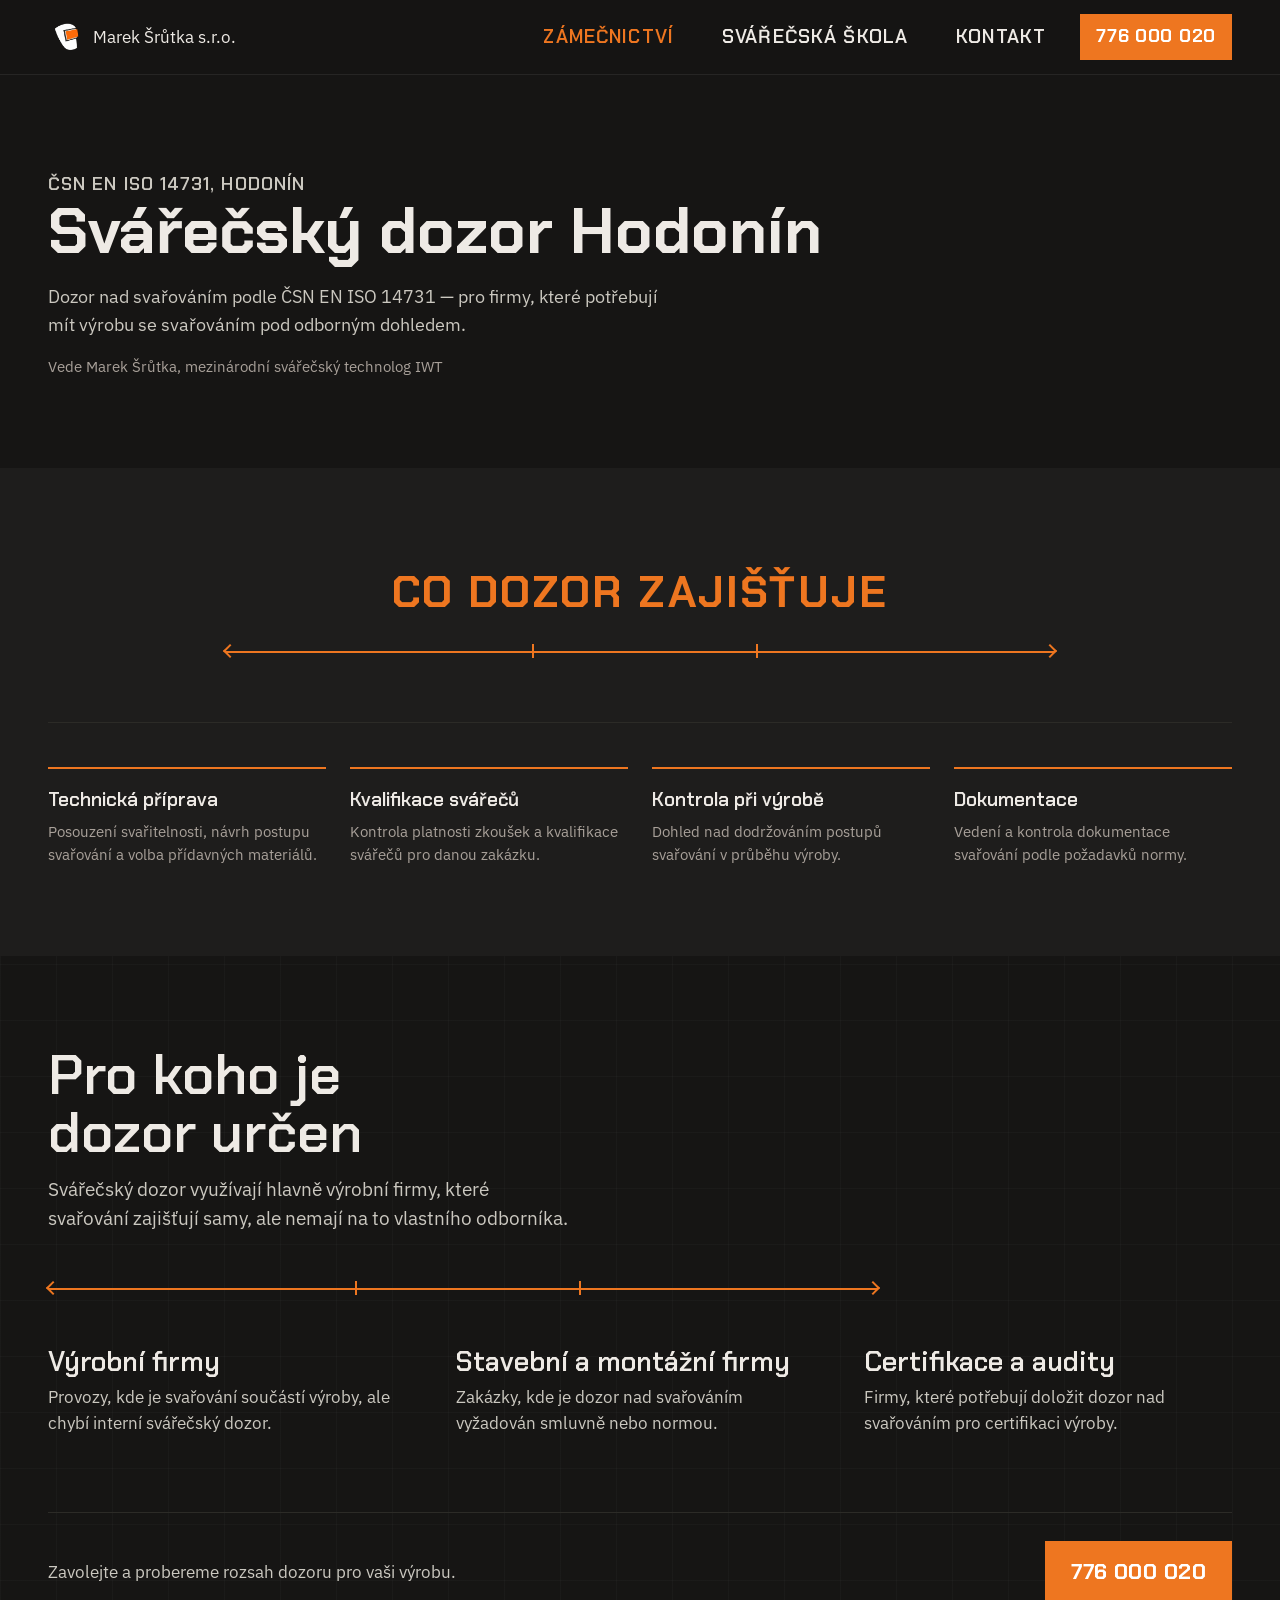
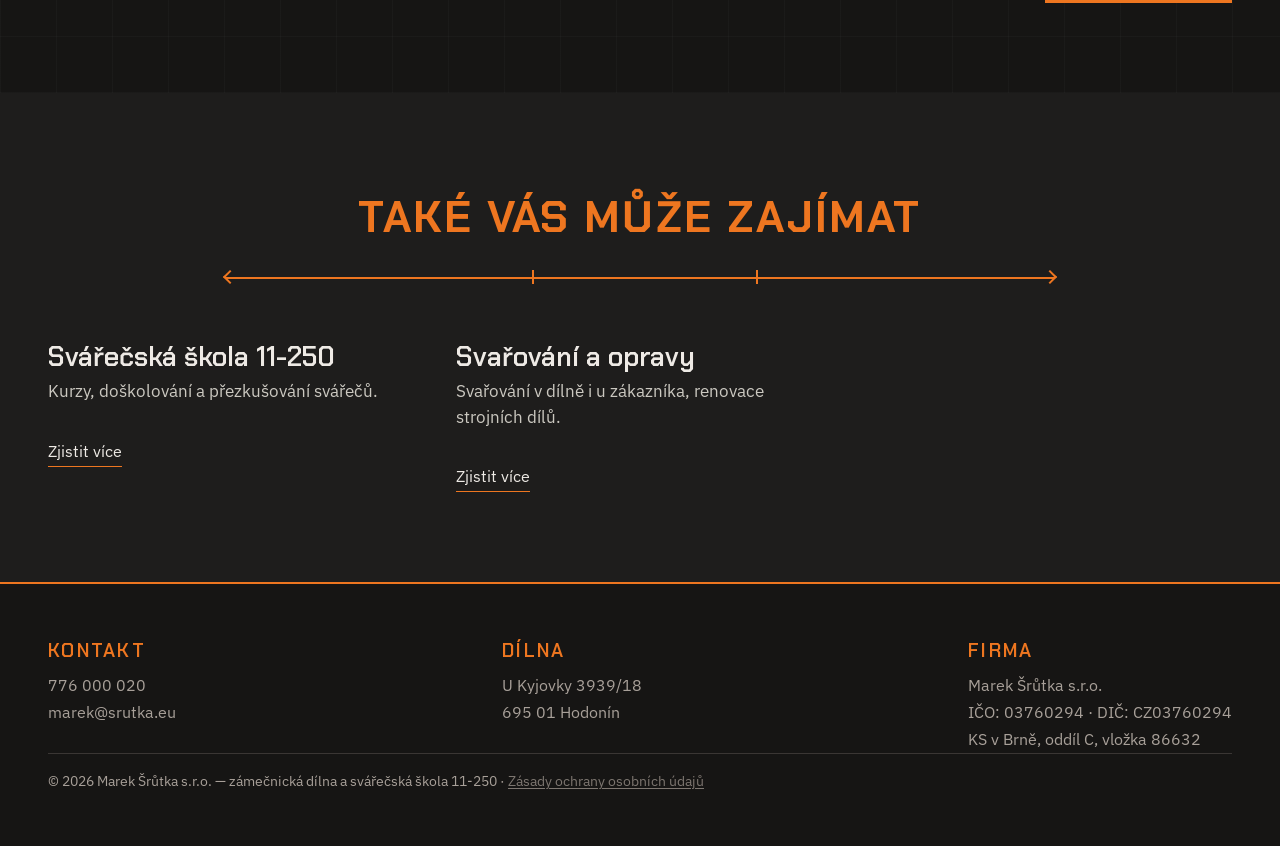
<file: svarecsky-dozor.html>
<!DOCTYPE html>
<html lang="cs">
<head>
<meta charset="utf-8">
<meta name="viewport" content="width=device-width, initial-scale=1, viewport-fit=cover">
<title>Svářečský dozor podle ISO 14731 | Hodonín</title>
<meta name="description" content="Svářečský dozor nad svařováním podle ČSN EN ISO 14731. Vede mezinárodní svářečský technolog IWT. Hodonín a okolí.">
<link rel="canonical" href="https://www.srutka.eu/svarecsky-dozor.html">
<meta name="theme-color" content="#161514">
<link rel="icon" type="image/png" href="img/Logo.png">

<meta property="og:type" content="website">
<meta property="og:site_name" content="Marek Šrůtka s.r.o.">
<meta property="og:locale" content="cs_CZ">
<meta property="og:url" content="https://www.srutka.eu/svarecsky-dozor.html">
<meta property="og:title" content="Svářečský dozor podle ISO 14731 | Hodonín">
<meta property="og:description" content="Svářečský dozor nad svařováním podle ČSN EN ISO 14731. Vede mezinárodní svářečský technolog IWT. Hodonín a okolí.">
<meta property="og:image" content="https://www.srutka.eu/img/og-image.jpg">
<meta name="twitter:card" content="summary_large_image">
<meta name="twitter:title" content="Svářečský dozor podle ISO 14731 | Hodonín">
<meta name="twitter:description" content="Svářečský dozor nad svařováním podle ČSN EN ISO 14731. Vede mezinárodní svářečský technolog IWT. Hodonín a okolí.">
<meta name="twitter:image" content="https://www.srutka.eu/img/og-image.jpg">

<!-- Cloudflare Web Analytics -->
<script type='module' src='https://static.cloudflareinsights.com/beacon.min.js' data-cf-beacon='{"token": "bf1dea98ed0c44e6bbb9d6b60c8ca3b7"}'></script>
<!-- End Cloudflare Web Analytics -->

<link rel="stylesheet" href="css/style.css?v=43">

<script type="application/ld+json">
{
  "@context": "https://schema.org",
  "@type": "Service",
  "name": "Svářečský dozor podle ČSN EN ISO 14731",
  "description": "Svářečský dozor nad svařováním podle ČSN EN ISO 14731. Vede mezinárodní svářečský technolog IWT. Hodonín a okolí.",
  "provider": { "@id": "https://www.srutka.eu/#organizace" },
  "areaServed": { "@type": "City", "name": "Hodonín" },
  "url": "https://www.srutka.eu/svarecsky-dozor.html"
}
</script>
</head>

<body>

<header class="site-header">
  <div class="wrap header-inner">

    <a class="brand" href="index.html">
      <img class="brand-mark" src="img/Logo.webp" alt="Marek Šrůtka s.r.o.">
      <span>Marek Šrůtka<span class="brand-suffix"> s.r.o.</span></span>
    </a>

    <a class="phone" href="tel:+420776000020">776&nbsp;000&nbsp;020</a>

    <button class="nav-toggle" aria-expanded="false" aria-controls="nav">
      <span></span>
      <span class="visually-hidden">Menu</span>
    </button>

    <nav class="nav" id="nav">
      <a href="index.html#zamecnictvi" aria-current="page">Zámečnictví</a>
      <a href="svarecska-skola.html">Svářečská škola</a>
      <a href="kontakt.html">Kontakt</a>
      <svg class="nav-dim" aria-hidden="true" focusable="false"></svg>
    </nav>

  </div>
</header>

<main>

  <!-- ===================== ÚVOD ===================== -->
  <section class="page-hero">
    <div class="wrap">
      <p class="kicker">ČSN EN ISO 14731, Hodonín</p>
      <h1>Svářečský dozor Hodonín</h1>
      <p>Dozor nad svařováním podle ČSN EN ISO 14731 — pro firmy, které potřebují mít výrobu se svařováním pod odborným dohledem.</p>
      <p class="page-hero-who">Vede Marek Šrůtka, mezinárodní svářečský technolog IWT</p>
    </div>
  </section>

  <!-- ===================== CO ZAJIŠŤUJE ===================== -->
  <section class="section">
    <div class="wrap">

      <h2 class="section-title">Co dozor zajišťuje</h2>
      <div class="ruler" aria-hidden="true"><i></i><i></i><i></i><i></i><span class="arrow"></span></div>

      <div class="outcomes">
        <div class="outcome">
          <h3>Technická příprava</h3>
          <p>Posouzení svařitelnosti, návrh postupu svařování a volba přídavných materiálů.</p>
        </div>
        <div class="outcome">
          <h3>Kvalifikace svářečů</h3>
          <p>Kontrola platnosti zkoušek a kvalifikace svářečů pro danou zakázku.</p>
        </div>
        <div class="outcome">
          <h3>Kontrola při výrobě</h3>
          <p>Dohled nad dodržováním postupů svařování v průběhu výroby.</p>
        </div>
        <div class="outcome">
          <h3>Dokumentace</h3>
          <p>Vedení a kontrola dokumentace svařování podle požadavků normy.</p>
        </div>
      </div>

    </div>
  </section>

  <!-- ===================== PRO KOHO ===================== -->
  <section class="work">
    <div class="wrap">

      <div class="work-head">
        <h2>Pro koho je dozor určen</h2>
        <p>Svářečský dozor využívají hlavně výrobní firmy, které svařování zajišťují samy, ale nemají na to vlastního odborníka.</p>
      </div>

      <div class="ruler" aria-hidden="true"><i></i><i></i><i></i><i></i><span class="arrow"></span></div>

      <div class="work-grid">

        <article class="work-item">
          <h3>Výrobní firmy</h3>
          <p>Provozy, kde je svařování součástí výroby, ale chybí interní svářečský dozor.</p>
        </article>

        <article class="work-item">
          <h3>Stavební a montážní firmy</h3>
          <p>Zakázky, kde je dozor nad svařováním vyžadován smluvně nebo normou.</p>
        </article>

        <article class="work-item">
          <h3>Certifikace a audity</h3>
          <p>Firmy, které potřebují doložit dozor nad svařováním pro certifikaci výroby.</p>
        </article>

      </div>

      <div class="work-foot">
        <p>Zavolejte a probereme rozsah dozoru pro vaši výrobu.</p>
        <a class="btn btn--solid btn-kota" href="tel:+420776000020">776 000 020<svg class="btn-dim" aria-hidden="true" focusable="false"></svg></a>
      </div>

    </div>
  </section>

  <!-- ===================== SOUVISEJÍCÍ ===================== -->
  <section class="section">
    <div class="wrap">
      <h2 class="section-title">Také vás může zajímat</h2>
      <div class="ruler" aria-hidden="true"><i></i><i></i><i></i><i></i><span class="arrow"></span></div>
      <div class="work-grid">
        <article class="work-item">
          <h3>Svářečská škola 11-250</h3>
          <p>Kurzy, doškolování a přezkušování svářečů.</p>
          <a class="work-more" href="svarecska-skola.html">Zjistit více</a>
        </article>
        <article class="work-item">
          <h3>Svařování a opravy</h3>
          <p>Svařování v dílně i u zákazníka, renovace strojních dílů.</p>
          <a class="work-more" href="svarovani-a-opravy.html">Zjistit více</a>
        </article>
      </div>
    </div>
  </section>

</main>

<!-- ===================== PATIČKA ===================== -->
<footer class="site-footer">
  <div class="wrap">
    <div class="footer-inner">

      <div>
        <h4>Kontakt</h4>
        <p>
          <a href="tel:+420776000020">776 000 020</a><br>
          <a href="mailto:marek@srutka.eu">marek@srutka.eu</a>
        </p>
      </div>

      <div>
        <h4>Dílna</h4>
        <p>U Kyjovky 3939/18<br>695 01 Hodonín</p>
      </div>

      <div>
        <h4>Firma</h4>
        <p>Marek Šrůtka s.r.o.<br>IČO: 03760294 · DIČ: CZ03760294<br>KS v Brně, oddíl C, vložka 86632</p>
      </div>

    </div>
    <p class="copyright">© <span id="year">2026</span> Marek Šrůtka s.r.o. — zámečnická dílna a svářečská škola 11-250 · <a href="zasady-ochrany-osobnich-udaju.html">Zásady ochrany osobních údajů</a></p>
  </div>
</footer>

<script src="js/script.js?v=40"></script>

</body>
</html>
</file>
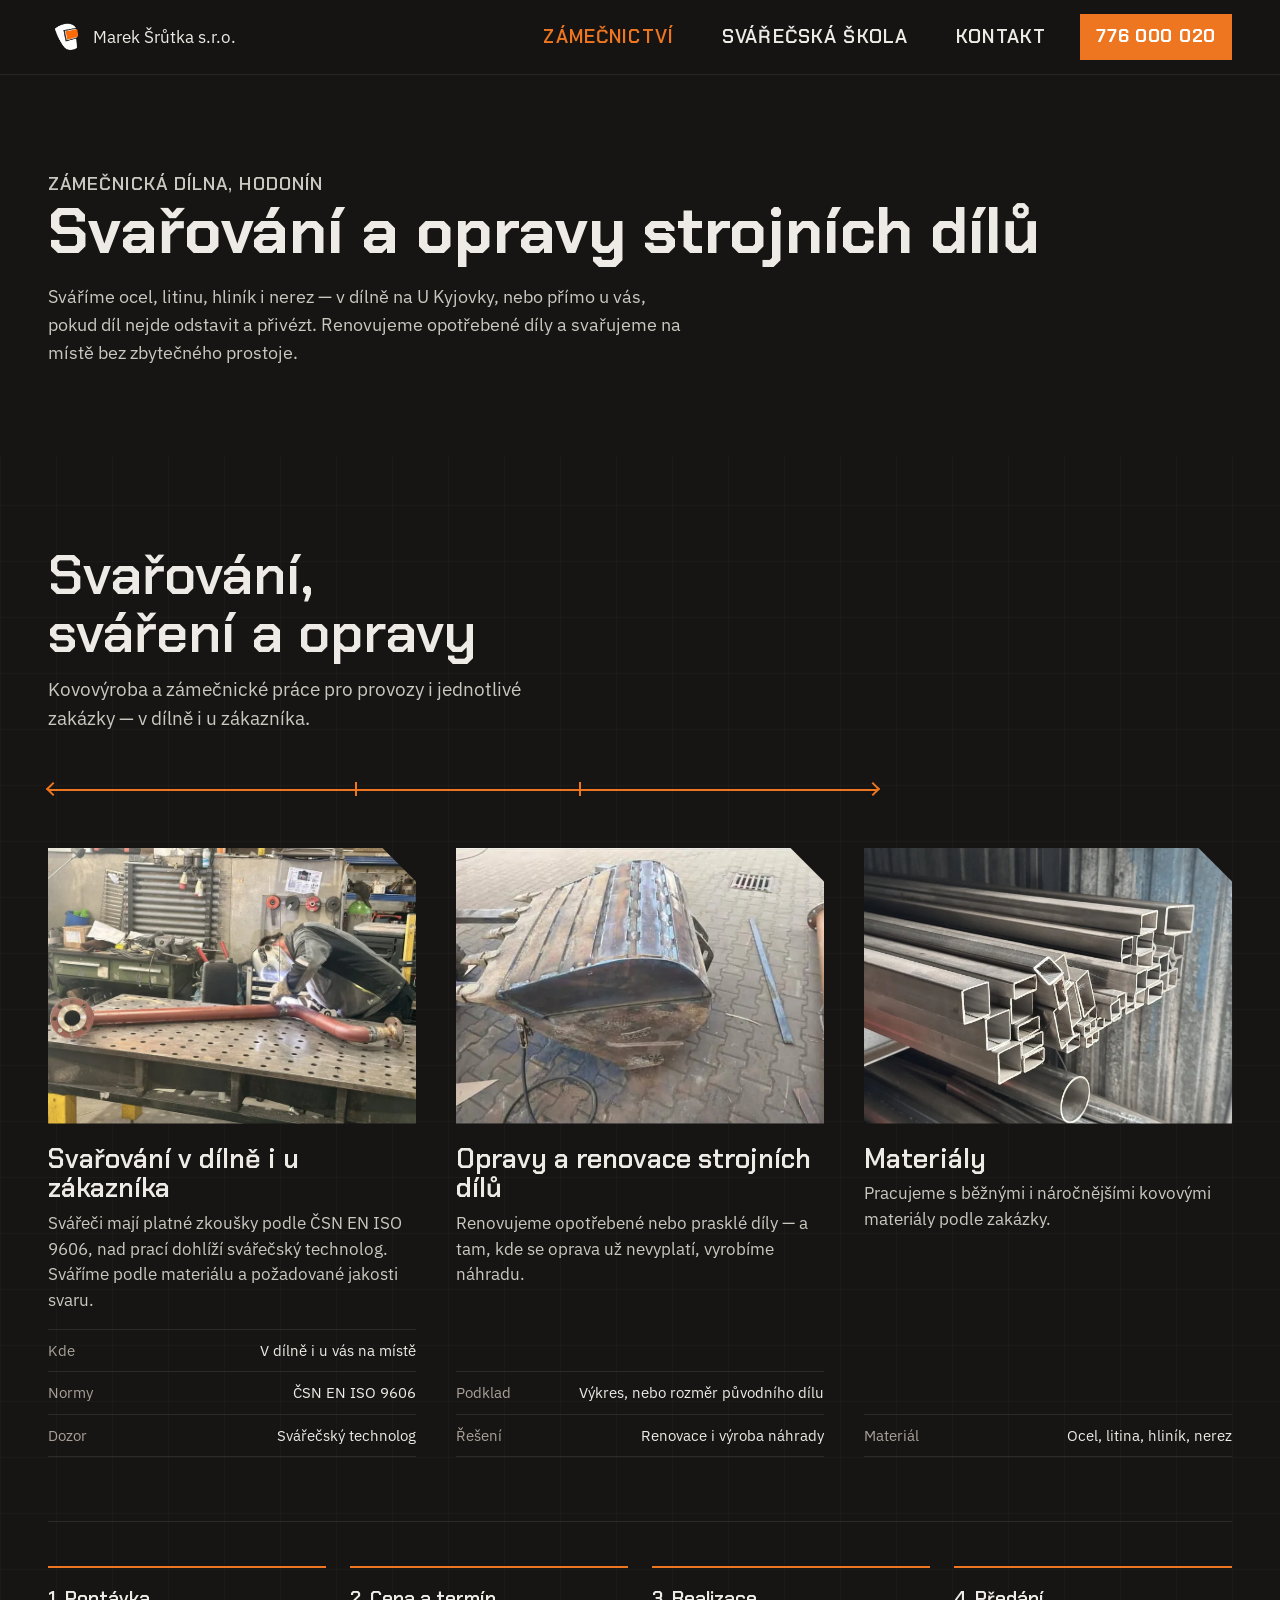
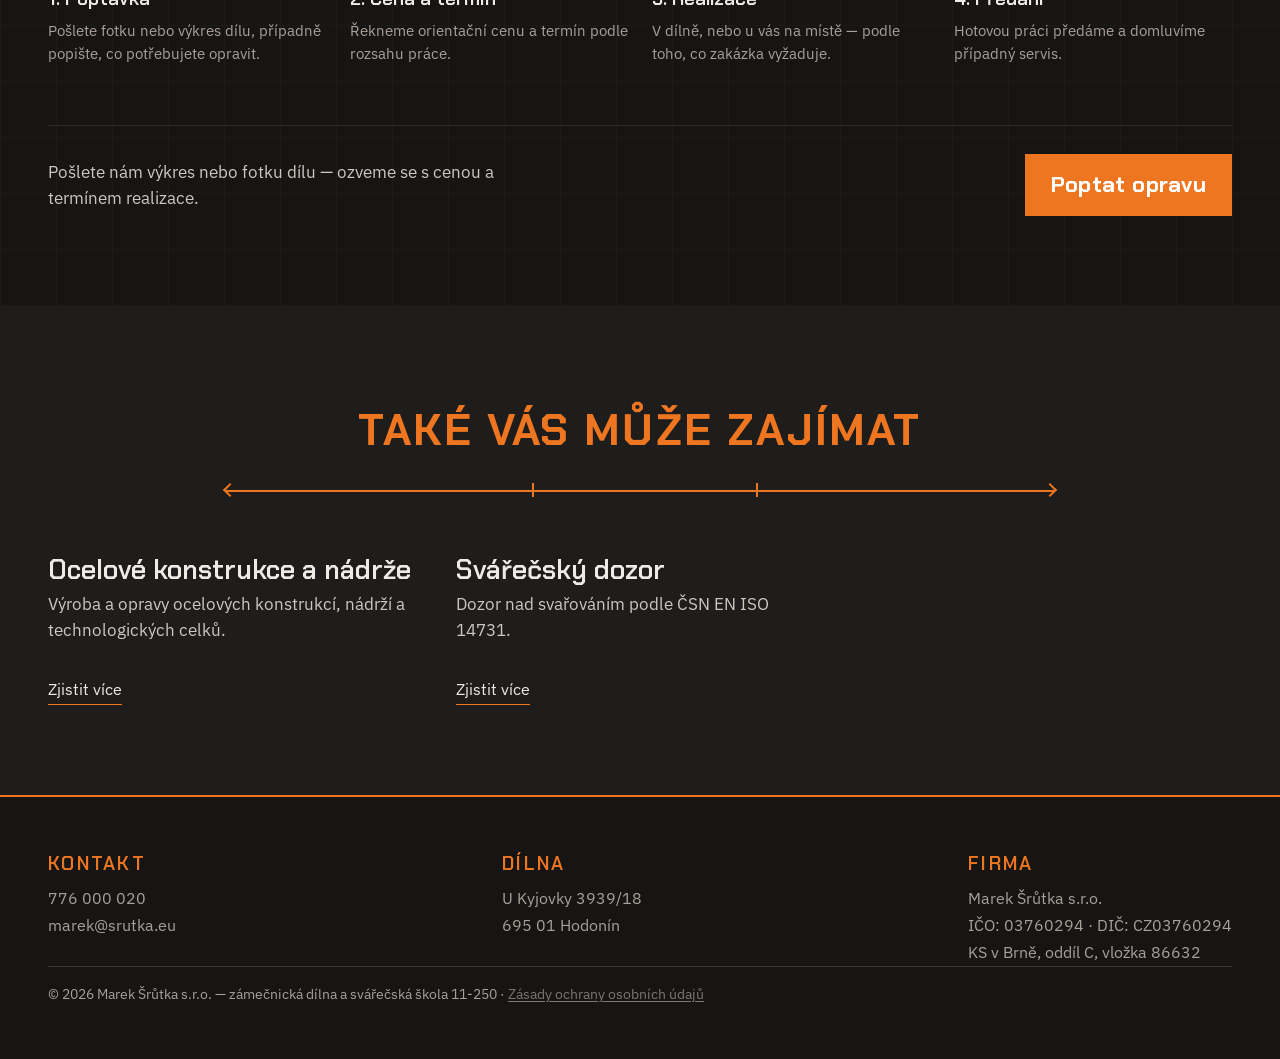
<file: svarovani-a-opravy.html>
<!DOCTYPE html>
<html lang="cs">
<head>
<meta charset="utf-8">
<meta name="viewport" content="width=device-width, initial-scale=1, viewport-fit=cover">
<title>Svařování a opravy strojních dílů | Hodonín</title>
<meta name="description" content="Svařování kovů, opravy a renovace strojních dílů v dílně i u vás na místě. Ocel, litina, hliník, nerez.">
<link rel="canonical" href="https://www.srutka.eu/svarovani-a-opravy.html">
<meta name="theme-color" content="#161514">
<link rel="icon" type="image/png" href="img/Logo.png">

<meta property="og:type" content="website">
<meta property="og:site_name" content="Marek Šrůtka s.r.o.">
<meta property="og:locale" content="cs_CZ">
<meta property="og:url" content="https://www.srutka.eu/svarovani-a-opravy.html">
<meta property="og:title" content="Svařování a opravy strojních dílů | Hodonín">
<meta property="og:description" content="Svařování kovů, opravy a renovace strojních dílů v dílně i u vás na místě. Ocel, litina, hliník, nerez.">
<meta property="og:image" content="https://www.srutka.eu/img/og-image.jpg">
<meta name="twitter:card" content="summary_large_image">
<meta name="twitter:title" content="Svařování a opravy strojních dílů | Hodonín">
<meta name="twitter:description" content="Svařování kovů, opravy a renovace strojních dílů v dílně i u vás na místě. Ocel, litina, hliník, nerez.">
<meta name="twitter:image" content="https://www.srutka.eu/img/og-image.jpg">

<!-- Cloudflare Web Analytics -->
<script type='module' src='https://static.cloudflareinsights.com/beacon.min.js' data-cf-beacon='{"token": "bf1dea98ed0c44e6bbb9d6b60c8ca3b7"}'></script>
<!-- End Cloudflare Web Analytics -->

<link rel="stylesheet" href="css/style.css?v=43">

<script type="application/ld+json">
{
  "@context": "https://schema.org",
  "@type": "Service",
  "name": "Svařování a opravy strojních dílů",
  "description": "Svařování kovů, opravy a renovace strojních dílů v dílně i u vás na místě. Ocel, litina, hliník, nerez.",
  "provider": { "@id": "https://www.srutka.eu/#organizace" },
  "areaServed": { "@type": "City", "name": "Hodonín" },
  "url": "https://www.srutka.eu/svarovani-a-opravy.html"
}
</script>
</head>

<body>

<header class="site-header">
  <div class="wrap header-inner">

    <a class="brand" href="index.html">
      <img class="brand-mark" src="img/Logo.webp" alt="Marek Šrůtka s.r.o.">
      <span>Marek Šrůtka<span class="brand-suffix"> s.r.o.</span></span>
    </a>

    <a class="phone" href="tel:+420776000020">776&nbsp;000&nbsp;020</a>

    <button class="nav-toggle" aria-expanded="false" aria-controls="nav">
      <span></span>
      <span class="visually-hidden">Menu</span>
    </button>

    <nav class="nav" id="nav">
      <a href="index.html#zamecnictvi" aria-current="page">Zámečnictví</a>
      <a href="svarecska-skola.html">Svářečská škola</a>
      <a href="kontakt.html">Kontakt</a>
      <svg class="nav-dim" aria-hidden="true" focusable="false"></svg>
    </nav>

  </div>
</header>

<main>

  <!-- ===================== ÚVOD ===================== -->
  <section class="page-hero">
    <div class="wrap">
      <p class="kicker">Zámečnická dílna, Hodonín</p>
      <h1>Svařování a opravy strojních dílů</h1>
      <p>Sváříme ocel, litinu, hliník i nerez — v dílně na U Kyjovky, nebo přímo u vás, pokud díl nejde odstavit a přivézt. Renovujeme opotřebené díly a svařujeme na místě bez zbytečného prostoje.</p>
    </div>
  </section>

  <!-- ===================== CO DĚLÁME ===================== -->
  <section class="work">
    <div class="wrap">

      <div class="work-head">
        <h2>Svařování, sváření a opravy</h2>
        <p>Kovovýroba a zámečnické práce pro provozy i jednotlivé zakázky — v dílně i u zákazníka.</p>
      </div>

      <div class="ruler" aria-hidden="true"><i></i><i></i><i></i><i></i><span class="arrow"></span></div>

      <div class="work-grid">

        <article class="work-item">
          <div class="work-shot">
            <img src="img/svarovani-dilna.webp" alt="Svařování strojního dílu v dílně Marek Šrůtka s.r.o.">
          </div>
          <h3>Svařování v dílně i u zákazníka</h3>
          <p>Svářeči mají platné zkoušky podle ČSN EN ISO 9606, nad prací dohlíží svářečský technolog. Sváříme podle materiálu a požadované jakosti svaru.</p>
          <ul class="specs">
            <li>Kde <span>V dílně i u vás na místě</span></li>
            <li>Normy <span>ČSN EN ISO 9606</span></li>
            <li>Dozor <span>Svářečský technolog</span></li>
          </ul>
        </article>

        <article class="work-item">
          <div class="work-shot">
            <img src="img/renovace-lzice.webp" alt="Zesílená a opravená lžíce bagru svařováním">
          </div>
          <h3>Opravy a renovace strojních dílů</h3>
          <p>Renovujeme opotřebené nebo prasklé díly — a tam, kde se oprava už nevyplatí, vyrobíme náhradu.</p>
          <ul class="specs">
            <li>Podklad <span>Výkres, nebo rozměr původního dílu</span></li>
            <li>Řešení <span>Renovace i výroba náhrady</span></li>
          </ul>
        </article>

        <article class="work-item">
          <div class="work-shot">
            <img src="img/material-ocel-nerez.webp" alt="Kovový materiál připravený ke svařování — jekly a trubky na skladě">
          </div>
          <h3>Materiály</h3>
          <p>Pracujeme s běžnými i náročnějšími kovovými materiály podle zakázky.</p>
          <ul class="specs">
            <li>Materiál <span>Ocel, litina, hliník, nerez</span></li>
          </ul>
        </article>

      </div>

      <div class="outcomes">
        <div class="outcome">
          <h3>1. Poptávka</h3>
          <p>Pošlete fotku nebo výkres dílu, případně popište, co potřebujete opravit.</p>
        </div>
        <div class="outcome">
          <h3>2. Cena a termín</h3>
          <p>Řekneme orientační cenu a termín podle rozsahu práce.</p>
        </div>
        <div class="outcome">
          <h3>3. Realizace</h3>
          <p>V dílně, nebo u vás na místě — podle toho, co zakázka vyžaduje.</p>
        </div>
        <div class="outcome">
          <h3>4. Předání</h3>
          <p>Hotovou práci předáme a domluvíme případný servis.</p>
        </div>
      </div>

      <div class="work-foot">
        <p>Pošlete nám výkres nebo fotku dílu — ozveme se s cenou a termínem realizace.</p>
        <a class="btn btn--solid btn-kota" href="kontakt.html">Poptat opravu<svg class="btn-dim" aria-hidden="true" focusable="false"></svg></a>
      </div>

    </div>
  </section>

  <!-- ===================== SOUVISEJÍCÍ ===================== -->
  <section class="section">
    <div class="wrap">
      <h2 class="section-title">Také vás může zajímat</h2>
      <div class="ruler" aria-hidden="true"><i></i><i></i><i></i><i></i><span class="arrow"></span></div>
      <div class="work-grid">
        <article class="work-item">
          <h3>Ocelové konstrukce a nádrže</h3>
          <p>Výroba a opravy ocelových konstrukcí, nádrží a technologických celků.</p>
          <a class="work-more" href="ocelove-konstrukce-a-nadrze.html">Zjistit více</a>
        </article>
        <article class="work-item">
          <h3>Svářečský dozor</h3>
          <p>Dozor nad svařováním podle ČSN EN ISO 14731.</p>
          <a class="work-more" href="svarecsky-dozor.html">Zjistit více</a>
        </article>
      </div>
    </div>
  </section>

</main>

<!-- ===================== PATIČKA ===================== -->
<footer class="site-footer">
  <div class="wrap">
    <div class="footer-inner">

      <div>
        <h4>Kontakt</h4>
        <p>
          <a href="tel:+420776000020">776 000 020</a><br>
          <a href="mailto:marek@srutka.eu">marek@srutka.eu</a>
        </p>
      </div>

      <div>
        <h4>Dílna</h4>
        <p>U Kyjovky 3939/18<br>695 01 Hodonín</p>
      </div>

      <div>
        <h4>Firma</h4>
        <p>Marek Šrůtka s.r.o.<br>IČO: 03760294 · DIČ: CZ03760294<br>KS v Brně, oddíl C, vložka 86632</p>
      </div>

    </div>
    <p class="copyright">© <span id="year">2026</span> Marek Šrůtka s.r.o. — zámečnická dílna a svářečská škola 11-250 · <a href="zasady-ochrany-osobnich-udaju.html">Zásady ochrany osobních údajů</a></p>
  </div>
</footer>

<script src="js/script.js?v=40"></script>

</body>
</html>
</file>
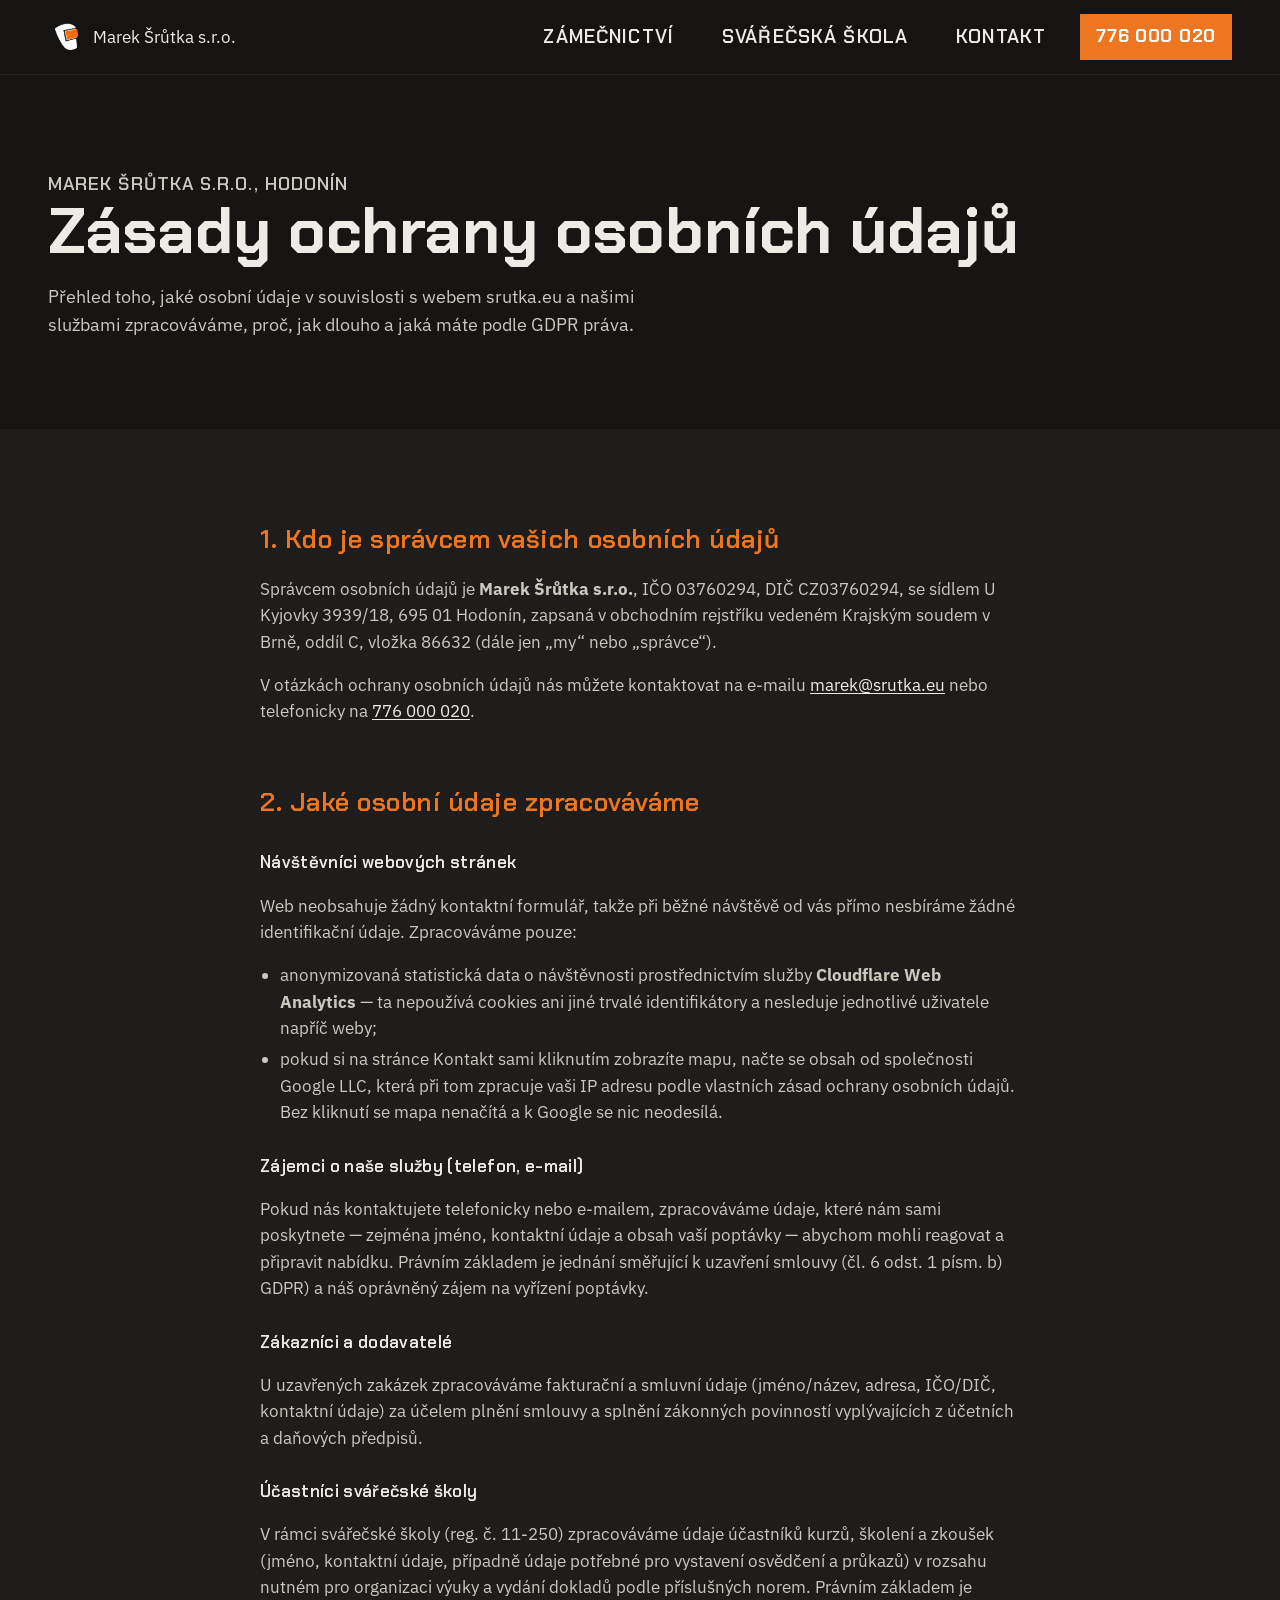
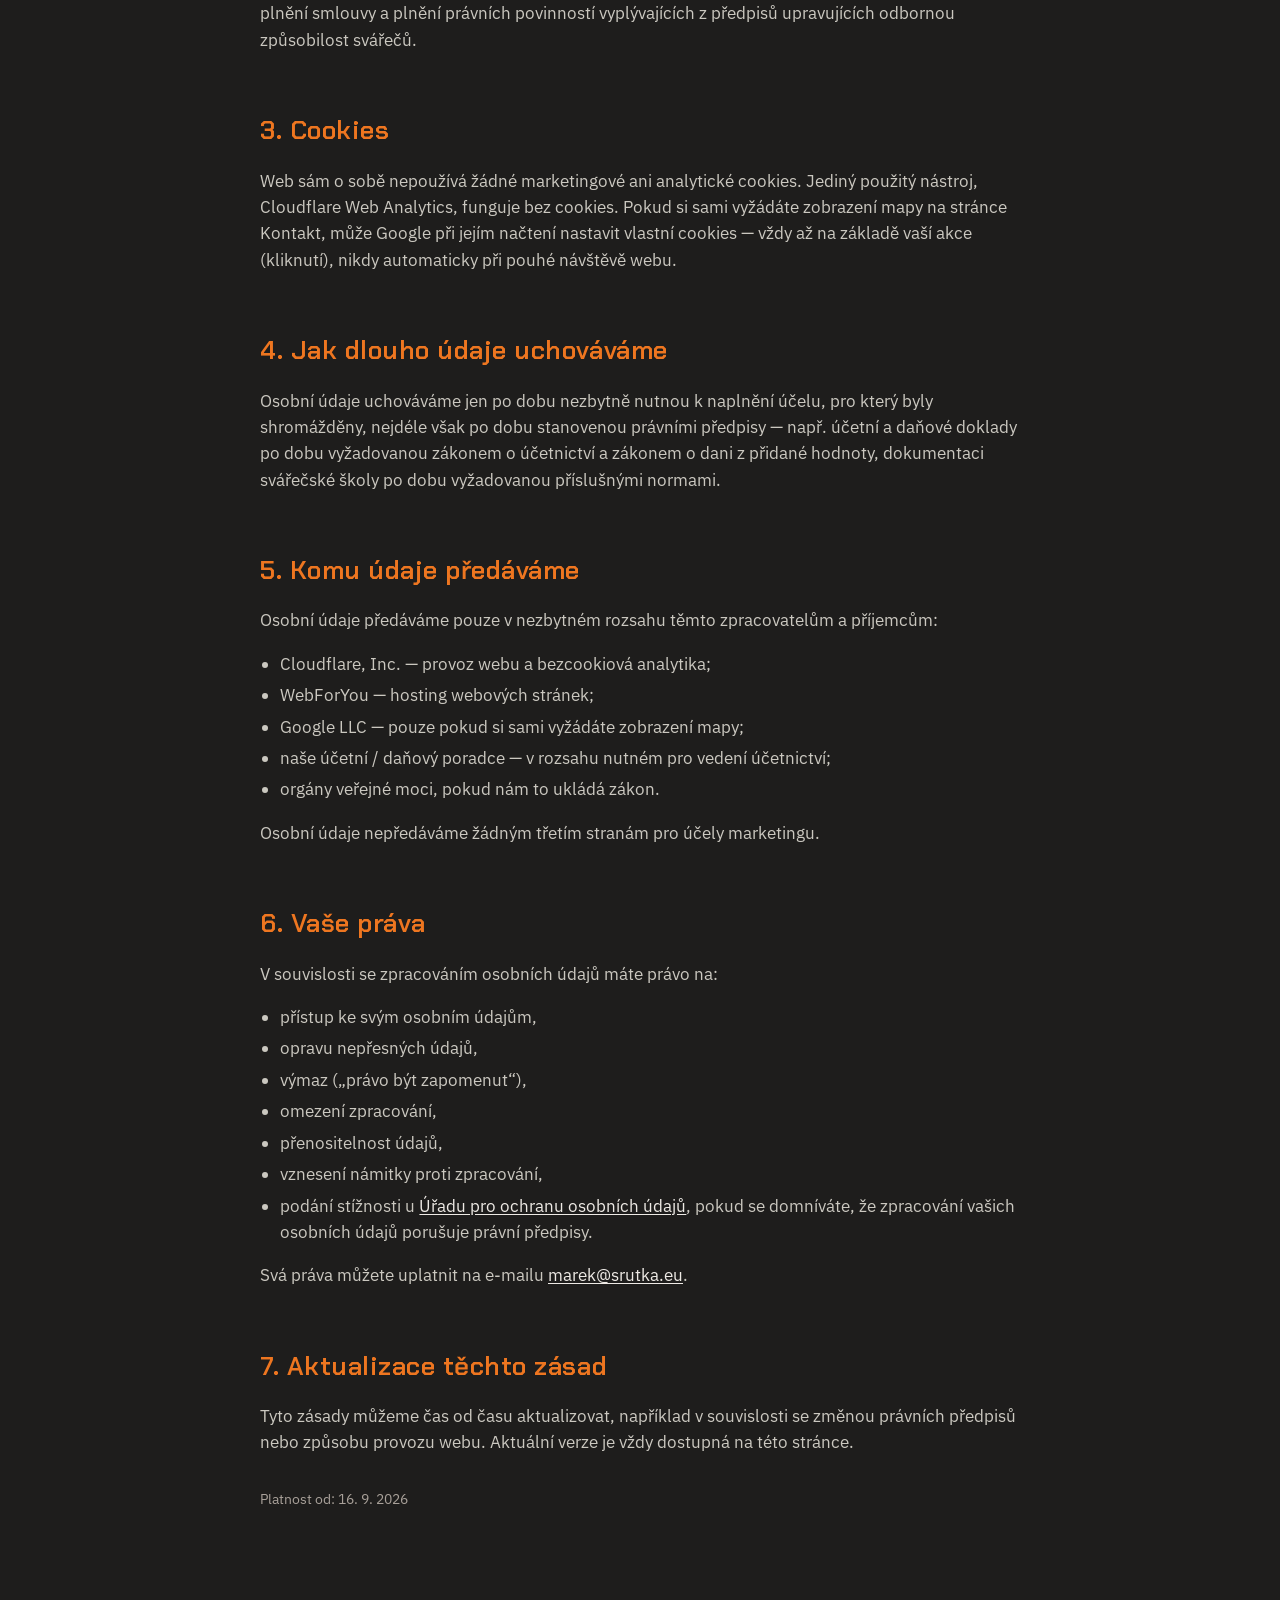
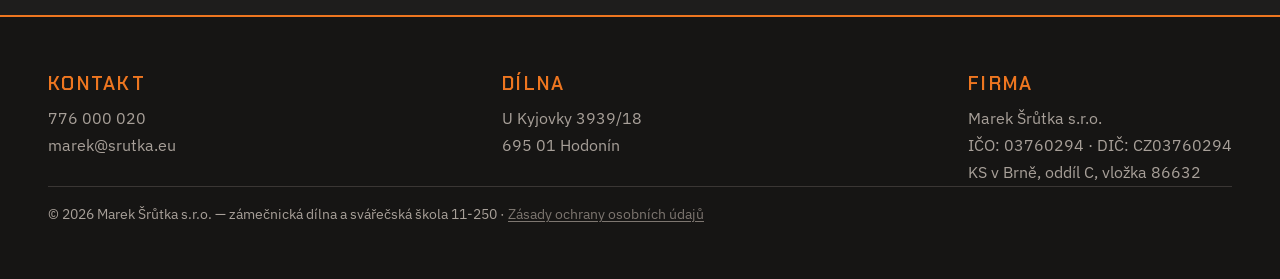
<file: zasady-ochrany-osobnich-udaju.html>
<!DOCTYPE html>
<html lang="cs">
<head>
<meta charset="utf-8">
<meta name="viewport" content="width=device-width, initial-scale=1, viewport-fit=cover">
<title>Zásady ochrany osobních údajů — Marek Šrůtka s.r.o.</title>
<meta name="description" content="Jaké osobní údaje na webu srutka.eu zpracováváme, proč, jak dlouho a jaká máte práva podle GDPR.">
<link rel="canonical" href="https://www.srutka.eu/zasady-ochrany-osobnich-udaju.html">
<meta name="theme-color" content="#161514">
<link rel="icon" type="image/png" href="img/Logo.png">
<meta name="robots" content="noindex">

<meta property="og:type" content="website">
<meta property="og:site_name" content="Marek Šrůtka s.r.o.">
<meta property="og:locale" content="cs_CZ">
<meta property="og:url" content="https://www.srutka.eu/zasady-ochrany-osobnich-udaju.html">
<meta property="og:title" content="Zásady ochrany osobních údajů — Marek Šrůtka s.r.o.">
<meta property="og:description" content="Jaké osobní údaje na webu srutka.eu zpracováváme, proč, jak dlouho a jaká máte práva podle GDPR.">

<!-- Cloudflare Web Analytics -->
<script type='module' src='https://static.cloudflareinsights.com/beacon.min.js' data-cf-beacon='{"token": "bf1dea98ed0c44e6bbb9d6b60c8ca3b7"}'></script>
<!-- End Cloudflare Web Analytics -->

<link rel="stylesheet" href="css/style.css?v=43">
</head>

<body>

<header class="site-header">
  <div class="wrap header-inner">

    <a class="brand" href="index.html">
      <img class="brand-mark" src="img/Logo.webp" alt="Marek Šrůtka s.r.o.">
      <span>Marek Šrůtka<span class="brand-suffix"> s.r.o.</span></span>
    </a>

    <a class="phone" href="tel:+420776000020">776&nbsp;000&nbsp;020</a>

    <button class="nav-toggle" aria-expanded="false" aria-controls="nav">
      <span></span>
      <span class="visually-hidden">Menu</span>
    </button>

    <nav class="nav" id="nav">
      <a href="index.html#zamecnictvi">Zámečnictví</a>
      <a href="svarecska-skola.html">Svářečská škola</a>
      <a href="kontakt.html">Kontakt</a>
      <svg class="nav-dim" aria-hidden="true" focusable="false"></svg>
    </nav>

  </div>
</header>

<main>

  <!-- ===================== ÚVOD ===================== -->
  <section class="page-hero">
    <div class="wrap">
      <p class="kicker">Marek Šrůtka s.r.o., Hodonín</p>
      <h1>Zásady ochrany osobních údajů</h1>
      <p>Přehled toho, jaké osobní údaje v souvislosti s webem srutka.eu a našimi službami zpracováváme, proč, jak dlouho a jaká máte podle GDPR práva.</p>
    </div>
  </section>

  <!-- ===================== OBSAH ===================== -->
  <section class="section">
    <div class="wrap">
      <div class="legal">

        <h2>1. Kdo je správcem vašich osobních údajů</h2>
        <p>Správcem osobních údajů je <strong>Marek Šrůtka s.r.o.</strong>, IČO 03760294, DIČ CZ03760294, se sídlem U Kyjovky 3939/18, 695 01 Hodonín, zapsaná v obchodním rejstříku vedeném Krajským soudem v Brně, oddíl C, vložka 86632 (dále jen „my“ nebo „správce“).</p>
        <p>V otázkách ochrany osobních údajů nás můžete kontaktovat na e-mailu <a href="mailto:marek@srutka.eu">marek@srutka.eu</a> nebo telefonicky na <a href="tel:+420776000020">776&nbsp;000&nbsp;020</a>.</p>

        <h2>2. Jaké osobní údaje zpracováváme</h2>

        <h3>Návštěvníci webových stránek</h3>
        <p>Web neobsahuje žádný kontaktní formulář, takže při běžné návštěvě od vás přímo nesbíráme žádné identifikační údaje. Zpracováváme pouze:</p>
        <ul>
          <li>anonymizovaná statistická data o návštěvnosti prostřednictvím služby <strong>Cloudflare Web Analytics</strong> — ta nepoužívá cookies ani jiné trvalé identifikátory a nesleduje jednotlivé uživatele napříč weby;</li>
          <li>pokud si na stránce Kontakt sami kliknutím zobrazíte mapu, načte se obsah od společnosti Google LLC, která při tom zpracuje vaši IP adresu podle vlastních zásad ochrany osobních údajů. Bez kliknutí se mapa nenačítá a k Google se nic neodesílá.</li>
        </ul>

        <h3>Zájemci o naše služby (telefon, e-mail)</h3>
        <p>Pokud nás kontaktujete telefonicky nebo e-mailem, zpracováváme údaje, které nám sami poskytnete — zejména jméno, kontaktní údaje a obsah vaší poptávky — abychom mohli reagovat a připravit nabídku. Právním základem je jednání směřující k uzavření smlouvy (čl. 6 odst. 1 písm. b) GDPR) a náš oprávněný zájem na vyřízení poptávky.</p>

        <h3>Zákazníci a dodavatelé</h3>
        <p>U uzavřených zakázek zpracováváme fakturační a smluvní údaje (jméno/název, adresa, IČO/DIČ, kontaktní údaje) za účelem plnění smlouvy a splnění zákonných povinností vyplývajících z účetních a daňových předpisů.</p>

        <h3>Účastníci svářečské školy</h3>
        <p>V rámci svářečské školy (reg. č. 11-250) zpracováváme údaje účastníků kurzů, školení a zkoušek (jméno, kontaktní údaje, případně údaje potřebné pro vystavení osvědčení a průkazů) v rozsahu nutném pro organizaci výuky a vydání dokladů podle příslušných norem. Právním základem je plnění smlouvy a plnění právních povinností vyplývajících z předpisů upravujících odbornou způsobilost svářečů.</p>

        <h2>3. Cookies</h2>
        <p>Web sám o sobě nepoužívá žádné marketingové ani analytické cookies. Jediný použitý nástroj, Cloudflare Web Analytics, funguje bez cookies. Pokud si sami vyžádáte zobrazení mapy na stránce Kontakt, může Google při jejím načtení nastavit vlastní cookies — vždy až na základě vaší akce (kliknutí), nikdy automaticky při pouhé návštěvě webu.</p>

        <h2>4. Jak dlouho údaje uchováváme</h2>
        <p>Osobní údaje uchováváme jen po dobu nezbytně nutnou k naplnění účelu, pro který byly shromážděny, nejdéle však po dobu stanovenou právními předpisy — např. účetní a daňové doklady po dobu vyžadovanou zákonem o účetnictví a zákonem o dani z přidané hodnoty, dokumentaci svářečské školy po dobu vyžadovanou příslušnými normami.</p>

        <h2>5. Komu údaje předáváme</h2>
        <p>Osobní údaje předáváme pouze v nezbytném rozsahu těmto zpracovatelům a příjemcům:</p>
        <ul>
          <li>Cloudflare, Inc. — provoz webu a bezcookiová analytika;</li>
          <li>WebForYou — hosting webových stránek;</li>
          <li>Google LLC — pouze pokud si sami vyžádáte zobrazení mapy;</li>
          <li>naše účetní / daňový poradce — v rozsahu nutném pro vedení účetnictví;</li>
          <li>orgány veřejné moci, pokud nám to ukládá zákon.</li>
        </ul>
        <p>Osobní údaje nepředáváme žádným třetím stranám pro účely marketingu.</p>

        <h2>6. Vaše práva</h2>
        <p>V souvislosti se zpracováním osobních údajů máte právo na:</p>
        <ul>
          <li>přístup ke svým osobním údajům,</li>
          <li>opravu nepřesných údajů,</li>
          <li>výmaz („právo být zapomenut“),</li>
          <li>omezení zpracování,</li>
          <li>přenositelnost údajů,</li>
          <li>vznesení námitky proti zpracování,</li>
          <li>podání stížnosti u <a href="https://uoou.gov.cz" target="_blank" rel="noopener">Úřadu pro ochranu osobních údajů</a>, pokud se domníváte, že zpracování vašich osobních údajů porušuje právní předpisy.</li>
        </ul>
        <p>Svá práva můžete uplatnit na e-mailu <a href="mailto:marek@srutka.eu">marek@srutka.eu</a>.</p>

        <h2>7. Aktualizace těchto zásad</h2>
        <p>Tyto zásady můžeme čas od času aktualizovat, například v souvislosti se změnou právních předpisů nebo způsobu provozu webu. Aktuální verze je vždy dostupná na této stránce.</p>
        <p class="legal-updated">Platnost od: 16. 9. 2026</p>

      </div>
    </div>
  </section>

</main>

<!-- ===================== PATIČKA ===================== -->
<footer class="site-footer">
  <div class="wrap">
    <div class="footer-inner">

      <div>
        <h4>Kontakt</h4>
        <p>
          <a href="tel:+420776000020">776 000 020</a><br>
          <a href="mailto:marek@srutka.eu">marek@srutka.eu</a>
        </p>
      </div>

      <div>
        <h4>Dílna</h4>
        <p>U Kyjovky 3939/18<br>695 01 Hodonín</p>
      </div>

      <div>
        <h4>Firma</h4>
        <p>Marek Šrůtka s.r.o.<br>IČO: 03760294 · DIČ: CZ03760294<br>KS v Brně, oddíl C, vložka 86632</p>
      </div>

    </div>
    <p class="copyright">© <span id="year">2026</span> Marek Šrůtka s.r.o. — zámečnická dílna a svářečská škola 11-250 · <a href="zasady-ochrany-osobnich-udaju.html">Zásady ochrany osobních údajů</a></p>
  </div>
</footer>

<script src="js/script.js?v=40"></script>

</body>
</html>
</file>
<file: css/style.css>
/* ============================================================
   FONTY (self-hosted — bez dotazu na Google Fonts serverech)
   latin-ext + latin pokrývá i českou diakritiku.
   ============================================================ */
@font-face{
  font-family:"Chakra Petch"; font-style:normal; font-weight:500; font-display:swap;
  src: url("fonts/chakra-petch-500-latin-ext.woff2") format("woff2");
  unicode-range: U+0100-02BA, U+02BD-02C5, U+02C7-02CC, U+02CE-02D7, U+02DD-02FF, U+0304, U+0308, U+0329, U+1D00-1DBF, U+1E00-1E9F, U+1EF2-1EFF, U+2020, U+20A0-20AB, U+20AD-20C0, U+2113, U+2C60-2C7F, U+A720-A7FF;
}
@font-face{
  font-family:"Chakra Petch"; font-style:normal; font-weight:500; font-display:swap;
  src: url("fonts/chakra-petch-500-latin.woff2") format("woff2");
  unicode-range: U+0000-00FF, U+0131, U+0152-0153, U+02BB-02BC, U+02C6, U+02DA, U+02DC, U+0304, U+0308, U+0329, U+2000-206F, U+20AC, U+2122, U+2191, U+2193, U+2212, U+2215, U+FEFF, U+FFFD;
}
@font-face{
  font-family:"Chakra Petch"; font-style:normal; font-weight:600; font-display:swap;
  src: url("fonts/chakra-petch-600-latin-ext.woff2") format("woff2");
  unicode-range: U+0100-02BA, U+02BD-02C5, U+02C7-02CC, U+02CE-02D7, U+02DD-02FF, U+0304, U+0308, U+0329, U+1D00-1DBF, U+1E00-1E9F, U+1EF2-1EFF, U+2020, U+20A0-20AB, U+20AD-20C0, U+2113, U+2C60-2C7F, U+A720-A7FF;
}
@font-face{
  font-family:"Chakra Petch"; font-style:normal; font-weight:600; font-display:swap;
  src: url("fonts/chakra-petch-600-latin.woff2") format("woff2");
  unicode-range: U+0000-00FF, U+0131, U+0152-0153, U+02BB-02BC, U+02C6, U+02DA, U+02DC, U+0304, U+0308, U+0329, U+2000-206F, U+20AC, U+2122, U+2191, U+2193, U+2212, U+2215, U+FEFF, U+FFFD;
}
@font-face{
  font-family:"Chakra Petch"; font-style:normal; font-weight:700; font-display:swap;
  src: url("fonts/chakra-petch-700-latin-ext.woff2") format("woff2");
  unicode-range: U+0100-02BA, U+02BD-02C5, U+02C7-02CC, U+02CE-02D7, U+02DD-02FF, U+0304, U+0308, U+0329, U+1D00-1DBF, U+1E00-1E9F, U+1EF2-1EFF, U+2020, U+20A0-20AB, U+20AD-20C0, U+2113, U+2C60-2C7F, U+A720-A7FF;
}
@font-face{
  font-family:"Chakra Petch"; font-style:normal; font-weight:700; font-display:swap;
  src: url("fonts/chakra-petch-700-latin.woff2") format("woff2");
  unicode-range: U+0000-00FF, U+0131, U+0152-0153, U+02BB-02BC, U+02C6, U+02DA, U+02DC, U+0304, U+0308, U+0329, U+2000-206F, U+20AC, U+2122, U+2191, U+2193, U+2212, U+2215, U+FEFF, U+FFFD;
}
@font-face{
  font-family:"IBM Plex Sans"; font-style:normal; font-weight:400; font-display:swap;
  src: url("fonts/ibm-plex-sans-400-latin-ext.woff2") format("woff2");
  unicode-range: U+0100-02BA, U+02BD-02C5, U+02C7-02CC, U+02CE-02D7, U+02DD-02FF, U+0304, U+0308, U+0329, U+1D00-1DBF, U+1E00-1E9F, U+1EF2-1EFF, U+2020, U+20A0-20AB, U+20AD-20C0, U+2113, U+2C60-2C7F, U+A720-A7FF;
}
@font-face{
  font-family:"IBM Plex Sans"; font-style:normal; font-weight:400; font-display:swap;
  src: url("fonts/ibm-plex-sans-400-latin.woff2") format("woff2");
  unicode-range: U+0000-00FF, U+0131, U+0152-0153, U+02BB-02BC, U+02C6, U+02DA, U+02DC, U+0304, U+0308, U+0329, U+2000-206F, U+20AC, U+2122, U+2191, U+2193, U+2212, U+2215, U+FEFF, U+FFFD;
}
@font-face{
  font-family:"IBM Plex Sans"; font-style:normal; font-weight:500; font-display:swap;
  src: url("fonts/ibm-plex-sans-500-latin-ext.woff2") format("woff2");
  unicode-range: U+0100-02BA, U+02BD-02C5, U+02C7-02CC, U+02CE-02D7, U+02DD-02FF, U+0304, U+0308, U+0329, U+1D00-1DBF, U+1E00-1E9F, U+1EF2-1EFF, U+2020, U+20A0-20AB, U+20AD-20C0, U+2113, U+2C60-2C7F, U+A720-A7FF;
}
@font-face{
  font-family:"IBM Plex Sans"; font-style:normal; font-weight:500; font-display:swap;
  src: url("fonts/ibm-plex-sans-500-latin.woff2") format("woff2");
  unicode-range: U+0000-00FF, U+0131, U+0152-0153, U+02BB-02BC, U+02C6, U+02DA, U+02DC, U+0304, U+0308, U+0329, U+2000-206F, U+20AC, U+2122, U+2191, U+2193, U+2212, U+2215, U+FEFF, U+FFFD;
}
@font-face{
  font-family:"IBM Plex Sans"; font-style:normal; font-weight:600; font-display:swap;
  src: url("fonts/ibm-plex-sans-600-latin-ext.woff2") format("woff2");
  unicode-range: U+0100-02BA, U+02BD-02C5, U+02C7-02CC, U+02CE-02D7, U+02DD-02FF, U+0304, U+0308, U+0329, U+1D00-1DBF, U+1E00-1E9F, U+1EF2-1EFF, U+2020, U+20A0-20AB, U+20AD-20C0, U+2113, U+2C60-2C7F, U+A720-A7FF;
}
@font-face{
  font-family:"IBM Plex Sans"; font-style:normal; font-weight:600; font-display:swap;
  src: url("fonts/ibm-plex-sans-600-latin.woff2") format("woff2");
  unicode-range: U+0000-00FF, U+0131, U+0152-0153, U+02BB-02BC, U+02C6, U+02DA, U+02DC, U+0304, U+0308, U+0329, U+2000-206F, U+20AC, U+2122, U+2191, U+2193, U+2212, U+2215, U+FEFF, U+FFFD;
}
@font-face{
  font-family:"IBM Plex Sans"; font-style:normal; font-weight:700; font-display:swap;
  src: url("fonts/ibm-plex-sans-700-latin-ext.woff2") format("woff2");
  unicode-range: U+0100-02BA, U+02BD-02C5, U+02C7-02CC, U+02CE-02D7, U+02DD-02FF, U+0304, U+0308, U+0329, U+1D00-1DBF, U+1E00-1E9F, U+1EF2-1EFF, U+2020, U+20A0-20AB, U+20AD-20C0, U+2113, U+2C60-2C7F, U+A720-A7FF;
}
@font-face{
  font-family:"IBM Plex Sans"; font-style:normal; font-weight:700; font-display:swap;
  src: url("fonts/ibm-plex-sans-700-latin.woff2") format("woff2");
  unicode-range: U+0000-00FF, U+0131, U+0152-0153, U+02BB-02BC, U+02C6, U+02DA, U+02DC, U+0304, U+0308, U+0329, U+2000-206F, U+20AC, U+2122, U+2191, U+2193, U+2212, U+2215, U+FEFF, U+FFFD;
}

/* ============================================================
   TOKENY
   Psáno mobile-first: základ = telefon, media queries přidávají.
   ============================================================ */
:root{
  --bg:          #1e1d1c;
  --bg-deep:     #161514;
  --bg-panel:    #262422;
  --orange:      #ee7620;
  --orange-dark: #c85f16;
  --text:        #eeeae5;
  --text-dim:    #a8a099;
  --line:        #3a3634;
  --line-soft:   #2c2b27;
  --panel:       #171714;
  --body-dim:    #cbc8c0;

  --maxw: 1160px;
  --gutter: clamp(16px, 4.5vw, 28px);
  --section-y: clamp(52px, 9vw, 90px);
  --header-h: 62px;

  --f-head: "Chakra Petch", "Consolas", monospace;
  --f-body: "IBM Plex Sans", system-ui, -apple-system, "Segoe UI", sans-serif;
}

*,*::before,*::after{ box-sizing:border-box; }

html{
  scroll-behavior:smooth;
  -webkit-text-size-adjust:100%;
}
@media (prefers-reduced-motion:reduce){
  html{ scroll-behavior:auto; }
  *{ animation:none !important; transition:none !important; }
}

body{
  margin:0;
  overflow-x:hidden;              /* pojistka proti vodorovnému posuvu */
  background:var(--bg);
  color:var(--text);
  font-family:var(--f-body);
  font-size:clamp(16px, 15.2px + .25vw, 17px);
  line-height:1.55;
  -webkit-font-smoothing:antialiased;
  overflow-wrap:break-word;       /* dlouhá slova nerozbijí layout */
}

img{ max-width:100%; height:auto; display:block; }
a{ color:inherit; }

:focus-visible{
  outline:2px solid var(--orange);
  outline-offset:3px;
}

/* kotvy nezajedou pod sticky hlavičku */
[id]{ scroll-margin-top:calc(var(--header-h) + 12px); }

.wrap{
  width:100%;
  max-width:var(--maxw);
  margin-inline:auto;
  padding-inline:var(--gutter);
}

/* prvky v gridu se smí zmenšit pod svůj obsah */
.hero-inner > *, .about-grid > *, .work-grid > *, .timeline-items > *{ min-width:0; }

.section{ padding-block:var(--section-y); }

.visually-hidden{
  position:absolute; width:1px; height:1px;
  margin:-1px; padding:0; overflow:hidden;
  clip:rect(0 0 0 0); white-space:nowrap; border:0;
}

/* ============================================================
   HLAVIČKA
   ============================================================ */
.site-header{
  position:sticky;
  top:0;
  z-index:50;
  background:rgba(22,21,20,.94);
  backdrop-filter:blur(8px);
  border-bottom:1px solid rgba(255,255,255,.07);
  padding-top:env(safe-area-inset-top);
}
.header-inner{
  display:flex;
  align-items:center;
  gap:10px;
  min-height:var(--header-h);
  flex-wrap:wrap;
}

.brand{
  display:flex;
  align-items:center;
  gap:9px;
  text-decoration:none;
  margin-right:auto;
  font-size:15px;
  line-height:1.1;
}
.brand-mark{ width:32px; height:32px; flex:none; object-fit:contain; }
.brand-suffix{ display:none; }

.phone{
  background:var(--orange);
  color:#fff;
  font-family:var(--f-head);
  font-weight:700;
  font-size:16px;
  letter-spacing:.04em;
  text-decoration:none;
  padding:9px 13px;
  white-space:nowrap;
  min-height:40px;
  display:inline-flex;
  align-items:center;
}
.phone:hover,.phone:focus-visible{ background:var(--orange-dark); }

.nav-toggle{
  width:44px; height:40px;          /* pohodlný cíl pro prst */
  flex:none;
  background:none;
  border:1px solid var(--line);
  color:var(--text);
  cursor:pointer;
  padding:0;
  position:relative;
}
.nav-toggle span{
  display:block;
  width:20px; height:2px;
  background:currentColor;
  margin-inline:auto;
}
.nav-toggle span::before,
.nav-toggle span::after{
  content:"";
  position:absolute;
  left:50%; margin-left:-10px;
  width:20px; height:2px;
  background:currentColor;
}
.nav-toggle span::before{ top:12px; }
.nav-toggle span::after{ bottom:12px; }

.nav{
  position:relative;
  order:5;
  flex-basis:100%;
  display:none;
  flex-direction:column;
  gap:0;
  padding-bottom:12px;
  border-top:1px solid var(--line);
  margin-top:2px;
}
.nav[data-open="true"]{ display:flex; }
.nav a{
  font-family:var(--f-head);
  font-weight:600;
  font-size:20px;
  letter-spacing:.06em;
  text-transform:uppercase;
  text-decoration:none;
  padding:13px 4px;               /* velké tap targety */
  border-bottom:1px solid rgba(255,255,255,.05);
}
.nav a:last-child{ border-bottom:0; }
.nav a[aria-current="page"]{ color:var(--orange); }

/* ============================================================
   HERO — na mobilu vodorovné dělení, od 900px diagonála
   ============================================================ */
.hero{
  position:relative;
  min-height:100vh;
  display:flex;
  align-items:center;
  background:var(--bg-deep);
  overflow:hidden;
  isolation:isolate;
}
.hero-video{                        /* video na pozadí hera */
  position:absolute; inset:0;
  z-index:-4;
  width:100%; height:100%;
  object-fit:cover;
}
.hero-shade{                        /* černý shade na straně Zámečnická dílna, odděluje obě strany (jen desktop, viz ≥900px) */
  display:none;
  position:absolute; inset:0;
  z-index:-3;
  background:rgb(8, 8, 8, 0.80);
}
.hero::before{                      /* rovnoměrný tmavý tón přes celé video, černá zabírá větší část dole (přechod do další sekce) */
  content:"";
  position:absolute; inset:0;
  z-index:-2;
  background:linear-gradient(180deg, rgba(10,9,8,.5) 0%, rgba(10,9,8,.5) 65%, #000 100%);
}
.hero::after{                       /* oranžová hrana, dole přechází do černé (jen desktop, viz ≥900px) */
  content:"";
  display:none;
  position:absolute; inset:0;
  z-index:-1;
  background:linear-gradient(180deg, var(--orange) 0%, var(--orange) 72%, #000 100%);
}
/* na mobilu (svislé řazení) drží dělení přímo bloky, ne pevné % výšky celého hera */
.hero-col:not(.hero-col--right){
  background:rgba(6,6,5,.55);
}
.hero-col--right{
  border-top:2px solid var(--orange);
  padding-top:clamp(28px, 7vw, 44px);
}

.hero-inner{
  display:grid;
  gap:clamp(48px, 11vw, 72px);
  padding-block:clamp(44px, 9vw, 60px) clamp(56px, 11vw, 80px);
}
.hero-col{
  display:flex;
  flex-direction:column;
  align-items:center;
  justify-content:center;
  text-align:center;
  padding: 10px;
}
.hero h1,
.hero h2{
  font-family:var(--f-head);
  font-weight:700;
  font-size:clamp(34px, 8.6vw, 62px);
  line-height:1.04;
  margin:0 0 12px;
  text-wrap:balance;
  text-shadow:0 2px 18px rgba(0,0,0,.7), 0 1px 3px rgba(0,0,0,.8);
}
.hero p{
  margin:0 0 28px;
  max-width:34ch;
  color:#f1efec;
  font-size:clamp(16px, 15px + .4vw, 18px);
  text-shadow:0 2px 12px rgba(0,0,0,.75), 0 1px 2px rgba(0,0,0,.85);
}

.scroll-hint{
  position:fixed;
  left:50%; bottom:18px;
  z-index:20;
  display:flex; align-items:center; justify-content:center;
  width:40px; height:40px;
  color:#fff;
  opacity:.85;
  transform:translateX(-50%);
  animation:scroll-hint-bounce 2.2s ease-in-out infinite;
  transition:opacity .3s ease;
}
.scroll-hint:hover{ opacity:1; color:var(--orange); }
.scroll-hint.is-hidden{ opacity:0; pointer-events:none; }
@keyframes scroll-hint-bounce{
  0%,100%{ transform:translateX(-50%) translateY(0); }
  50%{ transform:translateX(-50%) translateY(8px); }
}

.btn{
  display:inline-flex;
  align-items:center;
  justify-content:center;
  gap:12px;
  font-family:var(--f-head);
  font-weight:700;
  font-size:clamp(18px, 17px + .5vw, 22px);
  letter-spacing:.02em;
  text-decoration:none;
  padding:12px 24px;
  min-height:48px;
  border:2px solid var(--orange);
  transition:background .18s ease, color .18s ease;
}
.btn svg{ flex:none; }
.btn--ghost{ color:var(--orange); background:transparent; }
.btn--ghost:hover,.btn--ghost:focus-visible{ background:var(--orange); color:#fff; }
.btn--solid{ color:#fff; background:var(--orange); }
.btn--solid:hover,.btn--solid:focus-visible{ background:var(--orange-dark); border-color:var(--orange-dark); }

/* ============================================================
   NADPISY SEKCÍ
   ============================================================ */
.section-title{
  font-family:var(--f-head);
  font-weight:700;
  font-size:clamp(28px, 6.4vw, 44px);
  letter-spacing:.05em;
  text-transform:uppercase;
  color:var(--orange);
  text-align:center;
  margin:0;
}

.ruler{
  margin:18px auto clamp(36px, 7vw, 58px);
  max-width:min(830px, 100%);
  height:14px;
  position:relative;
}
.ruler::before{
  content:"";
  position:absolute; left:0; right:0; top:50%;
  height:2px; background:var(--orange);
}
.ruler i{
  position:absolute; top:0; bottom:0;
  width:2px; background:var(--orange);
}
.ruler i:nth-child(2){ left:37%; }
.ruler i:nth-child(3){ left:64%; }
.ruler i:nth-child(1),
.ruler i:nth-child(4){ display:none; }
/* šipky na koncích — plné trojúhelníky (border trik) */
.ruler::after,
.ruler .arrow{
  content:"";
  position:absolute;
  top:50%;
  width:10px;
  height:10px;
  border-top:2px solid var(--orange);
  border-right:2px solid var(--orange);
}
.ruler::after{ left:0; transform:translateY(-50%) rotate(-135deg); }
.ruler .arrow{ right:0; transform:translateY(-50%) rotate(45deg); }

/* ============================================================
   KDO JSME
   ============================================================ */
.about{
  background:
    linear-gradient(180deg, #000 0%, transparent 100%) top / 100% 32vh no-repeat,
    repeating-linear-gradient(0deg, rgba(255,255,255,.022) 0 1px, transparent 1px 56px),
    repeating-linear-gradient(90deg, rgba(255,255,255,.022) 0 1px, transparent 1px 56px),
    var(--bg);
}

.about-grid{
  display:grid;
  gap:clamp(30px, 6vw, 46px);
}

/* fotky s rohovými značkami */
.about-photos{
  display:grid;
  gap:clamp(22px, 5vw, 34px);
}

/* na telefonu (pod tabletovým 2sloupcovým zobrazením fotek) chceme foto 01 hned nad tabulkou 01, foto 02 nad tabulkou 02 */
@media (max-width:619px){
  .about-photos, .about-specs{ display:contents; }
  .about-photos > .shot:nth-child(1){ order:1; }
  .about-specs > .spec:nth-child(1){ order:2; }
  .about-photos > .shot:nth-child(2){ order:3; }
  .about-specs > .spec:nth-child(2){ order:4; }
  .spec{ margin-bottom:0; }
}
.shot{ position:relative; margin:0; will-change:transform; }
/* jemný 3D náklon podle pozice myši — jen zařízení se skutečnou myší, viz js/script.js */
.shot .frame{
  aspect-ratio:4/3;
  background:#2c2926 url("data:image/svg+xml,%3Csvg xmlns='http://www.w3.org/2000/svg' width='8' height='8'%3E%3Cpath d='M0 8L8 0' stroke='%23383431' stroke-width='1'/%3E%3C/svg%3E");
  display:grid;
  place-items:center;
  color:#6d665f;
  font-size:13px;
  letter-spacing:.08em;
  text-transform:uppercase;
  overflow:hidden;
}
.shot img{ width:100%; height:100%; object-fit:cover; }
.shot .num{
  position:absolute; top:0; left:0;
  background:var(--orange);
  color:#fff;
  font-family:var(--f-head);
  font-weight:700;
  font-size:16px;
  line-height:1;
  padding:6px 9px;
  z-index:2;
}
.shot .corner{
  position:absolute;
  width:18px; height:18px;
  border:3px solid var(--orange);
  pointer-events:none;
}
.shot .corner.tl{ top:-5px; left:-5px; border-right:0; border-bottom:0; }
.shot .corner.tr{ top:-5px; right:-5px; border-left:0; border-bottom:0; }
.shot .corner.bl{ bottom:-5px; left:-5px; border-right:0; border-top:0; }
.shot .corner.br{ bottom:-5px; right:-5px; border-left:0; border-top:0; }

/* specifikační tabulky */
.spec{
  border:1px solid var(--orange);
  margin-bottom:22px;
}
.spec:last-child{ margin-bottom:0; }

.spec-head{
  display:flex;
  align-items:stretch;
  border-bottom:1px solid var(--orange);
}
.spec-head .n{
  position:relative;
  font-family:var(--f-head);
  font-weight:700;
  font-size:clamp(20px, 5vw, 26px);
  color:var(--orange);
  padding:9px 14px;
  border-right:1px solid var(--orange);
  display:flex; align-items:center;
  flex:none;
}
/* podtržítková kótovací linka se "dokreslí" zleva při scrollu — viz js/script.js */
.spec-head .n::after{
  content:"";
  position:absolute;
  left:10px; right:10px; bottom:7px;
  height:2px;
  background:var(--orange);
  opacity:.75;
  transform:scaleX(1);
  transform-origin:left;
}
/* bez JS / s reduced-motion zůstává linka rovnou plná; jinak se armuje do skrytého stavu a dokreslí při scrollu */
.spec-head .n.reveal-armed::after{
  transform:scaleX(0);
  transition:transform .5s cubic-bezier(.22,.9,.3,1);
}
.spec-head .n.reveal-armed.reveal-in::after{ transform:scaleX(1); }
.spec-head h3{
  margin:0;
  padding:9px 14px;
  font-family:var(--f-head);
  font-weight:600;
  font-size:clamp(19px, 4.6vw, 26px);
  letter-spacing:.1em;
  text-transform:uppercase;
  color:var(--orange);
}

.spec dl{ margin:0; }

/* na nejužších displejích popisek nad hodnotou, jinak dva sloupce */
.spec-row{
  padding:9px 14px;
  border-bottom:1px solid rgba(238,118,32,.55);
}
.spec-row dt{
  font-size:13px;
  letter-spacing:.06em;
  text-transform:uppercase;
  color:var(--text-dim);
  margin-bottom:2px;
}
.spec-row dd{ margin:0; font-size:16px; }

.spec-foot{
  display:flex;
  flex-wrap:wrap;
  justify-content:space-between;
  align-items:center;
  gap:6px 16px;
  padding:9px 14px;
  color:var(--text-dim);
  font-size:15px;
}
.spec-foot b{ font-weight:500; white-space:nowrap; }

/* ============================================================
   ČASOVÁ OSA — na mobilu svislá, od 900px vodorovná
   ============================================================ */
.timeline{ margin-top:clamp(44px, 9vw, 76px); }
.timeline-axis{ display:none; }

.timeline-items{
  list-style:none;
  margin:0;
  padding:0 0 0 24px;
  border-left:2px solid var(--orange);
  display:grid;
  gap:30px;
}
.timeline-items li{ position:relative; }
.timeline-items li::before{
  content:"";
  position:absolute;
  left:-31px; top:9px;
  width:12px; height:12px;
  background:var(--orange);
}
.timeline-items h3{
  font-family:var(--f-head);
  font-weight:700;
  font-size:clamp(24px, 6vw, 27px);
  color:var(--orange);
  margin:0 0 3px;
}
.timeline-items strong{
  display:block;
  font-size:15px;
  font-weight:700;
  margin-bottom:3px;
}
.timeline-items p{
  margin:0;
  font-size:14px;
  line-height:1.5;
  max-width:46ch;
  color:var(--text-dim);
}

/* ============================================================
   CO DĚLÁME
   ============================================================ */
.work{
  background:
    repeating-linear-gradient(0deg, rgba(255,255,255,.022) 0 1px, transparent 1px 56px),
    repeating-linear-gradient(90deg, rgba(255,255,255,.022) 0 1px, transparent 1px 56px),
    var(--bg-deep);
  padding-block:var(--section-y);
}

.work-head{
  max-width:52ch;
  margin-bottom:clamp(28px, 6vw, 48px);
}
.work-head h2{
  font-family:var(--f-head);
  font-weight:600;
  font-size:clamp(32px, 7.2vw, 56px);
  line-height:1.02;
  margin:0 0 14px;
  text-wrap:balance;
}
.work-head p{
  margin:0;
  color:var(--body-dim);
  font-size:clamp(17px, 16px + .5vw, 19px);
}

/* nadpis "Co děláme" je zarovnaný doleva, takže i ruler pod ním necháme u levého okraje */
.work .ruler{
  margin-left:0;
  margin-right:auto;
  margin-bottom:clamp(32px, 6vw, 52px);
}

.work-grid{
  display:grid;
  gap:48px 40px;
}

.work-item{
  display:flex;
  flex-direction:column;
}

/* zkosený roh — stejný motiv jako řez v hero sekci */
.work-shot{
  --notch:clamp(22px, 5vw, 34px);
  position:relative;
  aspect-ratio:4/3;
  background:var(--panel);
  clip-path:polygon(0 0, calc(100% - var(--notch)) 0, 100% var(--notch), 100% 100%, 0 100%);
  overflow:hidden;
  margin-bottom:20px;
}
.work-shot img{ width:100%; height:100%; object-fit:cover; }
.work-shot img.contain{ object-fit:contain; }  /* pro fotky na výšku, kde by cover useklo horní/dolní část */
.shot-empty{
  position:absolute; inset:0;
  display:grid; place-items:center;
  background:
    repeating-linear-gradient(45deg, rgba(238,118,32,.07) 0 2px, transparent 2px 9px),
    var(--panel);
  color:#57564f;
  font-size:13px;
  letter-spacing:.04em;
}

.work-item h3{
  font-family:var(--f-head);
  font-weight:600;
  font-size:clamp(23px, 5.4vw, 27px);
  line-height:1.1;
  margin:0 0 8px;
}
.work-item > p{
  margin:0 0 16px;
  color:var(--body-dim);
  font-size:16.5px;
}

/* parametry — pod 480px popisek nad hodnotou */
.specs{
  list-style:none;
  margin:auto 0 0;
  padding:0;
  border-top:1px solid var(--line-soft);
}
.specs li{
  padding:9px 0;
  border-bottom:1px solid var(--line-soft);
  font-size:15px;
  color:var(--text-dim);
}
.specs li span{
  display:block;
  color:var(--text);
}

.work-more{
  align-self:flex-start;
  margin-top:18px;
  color:var(--text);
  text-decoration:none;
  font-size:16px;
  border-bottom:1.5px solid var(--orange);
  padding-bottom:2px;
  transition:color .18s ease;
}
.work-more:hover,.work-more:focus-visible{ color:var(--orange); }

.work-foot{
  margin-top:clamp(40px, 7vw, 60px);
  padding-top:28px;
  border-top:1px solid var(--line-soft);
  display:grid;
  gap:22px;
}
.work-foot p{
  margin:0;
  max-width:52ch;
  color:var(--body-dim);
}
.work-foot .btn{ justify-self:start; }

/* ============================================================
   REFERENCE
   ============================================================ */
.references{
  position:relative;
  background:
    radial-gradient(55% 60% at 10% 90%, rgba(238,118,32,.09), transparent 62%),
    repeating-linear-gradient(0deg, rgba(255,255,255,.022) 0 1px, transparent 1px 56px),
    repeating-linear-gradient(90deg, rgba(255,255,255,.022) 0 1px, transparent 1px 56px),
    var(--bg-deep);
  padding-block:var(--section-y);
}
.ref-lede{
  max-width:46ch;
  margin:0 auto clamp(28px, 6vw, 46px);
  text-align:center;
  color:var(--body-dim);
  font-size:clamp(16px, 15px + .4vw, 18px);
}

/* vodorovný posuvný pás — bleedne přes celou šířku okna */
.ref-strip{
  display:flex;
  gap:20px;
  overflow-x:auto;
  overflow-y:hidden;
  /* žádný scroll-snap: mandatory i "proximity" (tahle verze Chromia proximity
     stejně tiše ignoruje) po malém pootočení kolečkem skáklo zpátky na
     startovní kartu — viz wheel handler v script.js */
  scroll-behavior:smooth;       /* plynulá animace mezi jednotlivými tiky kolečka, ne trhavý teleport */
  -webkit-overflow-scrolling:touch;
  padding:0 var(--gutter) 22px var(--gutter);  /* pevný gutter, ne dopočítaný podle střed-zarovnání .wrap — na širokých monitorech to dělalo obří mezeru vlevo */
  margin-bottom:clamp(18px, 3vw, 28px);
}
.ref-strip::-webkit-scrollbar{ height:3px; }
.ref-strip::-webkit-scrollbar-track{ background:var(--line-soft); }
.ref-strip::-webkit-scrollbar-thumb{ background:var(--orange); }

.ref-job{
  flex:0 0 clamp(240px, 70vw, 380px);
}
/* jemné "doostření" karty zakázky při scrollu do sekce — viz js/script.js */
.ref-job.reveal-armed{
  opacity:0;
  transform:scale(.96);
  transition:opacity .5s cubic-bezier(.22,.9,.3,1), transform .5s cubic-bezier(.22,.9,.3,1);
}
.ref-job.reveal-armed.reveal-in{ opacity:1; transform:scale(1); }

.ref-frame{
  position:relative;
  aspect-ratio:16/10;
  background:var(--panel);
  overflow:hidden;
}
.ref-frame img{ width:100%; height:100%; object-fit:cover; filter:saturate(.7) contrast(1.05); }
.ref-frame img.contain{ object-fit:contain; }  /* fotky na výšku beze ztráty ořezem */
.ref-frame-empty{
  position:absolute; inset:0;
  display:grid; place-items:center;
  background:
    repeating-linear-gradient(45deg, rgba(238,118,32,.07) 0 2px, transparent 2px 9px),
    var(--panel);
  color:#57564f;
  font-size:13px;
  letter-spacing:.04em;
}

.ref-cap{
  display:flex;
  gap:14px;
  padding-top:14px;
  border-top:1px solid var(--line-soft);
  margin-top:14px;
}
.ref-cap h3{
  font-family:var(--f-head);
  font-weight:600;
  font-size:20px;
  line-height:1.15;
  margin:0 0 3px;
}
.ref-cap p{ margin:0; font-size:14px; color:var(--text-dim); }

/* loga partnerů */
.ref-logos{
  margin-top:clamp(14px, 2vw, 20px);
  padding-top:26px;
  border-top:1px solid var(--line-soft);
}
.ref-logos > p{ margin:0 0 20px; font-size:15px; color:var(--text-dim); }
.ref-logo-row{
  display:flex;
  flex-wrap:wrap;
  align-items:center;
  gap:clamp(20px, 5vw, 36px) clamp(28px, 6vw, 48px);
}
.ref-logo{
  /* pevný "box" pro logo bez ohledu na jeho skutečný poměr stran, aby se všechna loga vešla stejně velká */
  position:relative;
  flex:0 0 auto;
  width:clamp(92px, 22vw, 120px);
  height:46px;
  padding:7px 11px;
  display:flex;
  align-items:center;
  justify-content:center;
  /* světlá podložka — tmavá/černá loga na tmavém pozadí webu jinak zaniknou; barvy loga samotného se nemění */
  background:linear-gradient(160deg, #fbfaf6 0%, #e7e4dc 100%);
  box-shadow:0 4px 10px rgba(0,0,0,.28);
  opacity:.96;
  transition:opacity .2s ease, transform .2s ease;
}
.ref-logo:hover{ opacity:1; transform:translateY(-2px); }
/* jemný nájezd log při scrollu — viz js/script.js; bez JS/s reduced-motion zůstávají rovnou plně viditelná */
.ref-logo.reveal-armed{
  opacity:0;
  transform:translateY(10px);
  transition:opacity .5s cubic-bezier(.22,.9,.3,1), transform .5s cubic-bezier(.22,.9,.3,1);
}
.ref-logo.reveal-armed.reveal-in{ opacity:.96; transform:translateY(0); }
/* stejné rohové značky jako u fotek v "Kdo jsme" — sjednocuje to s vizuálním jazykem webu */
.ref-logo::before,
.ref-logo::after{
  content:"";
  position:absolute;
  width:10px; height:10px;
  border:2px solid var(--orange);
  pointer-events:none;
}
.ref-logo::before{ top:-4px; left:-4px; border-right:0; border-bottom:0; }
.ref-logo::after{ bottom:-4px; right:-4px; border-left:0; border-top:0; }
.ref-logo img{
  max-width:100%;
  max-height:100%;
  width:auto;
  height:auto;
  object-fit:contain;
  display:block;
}

@media (min-width:620px){
  .ref-job{ flex-basis:clamp(320px, 42vw, 420px); }
}
@media (min-width:900px){
  .ref-job{ flex-basis:clamp(340px, 30vw, 420px); }
}

/* ============================================================
   SVÁŘEČSKÁ ŠKOLA — samostatná stránka
   ============================================================ */
.page-hero{
  background:var(--bg-deep);
  padding-block:clamp(56px, 10vw, 96px) var(--section-y);
}
.kicker{
  color:var(--orange);
  font-family:var(--f-head);
  font-weight:600;
  letter-spacing:.06em;
  text-transform:uppercase;
  font-size:15px;
  margin:0 0 14px;
}
.page-hero h1{
  font-family:var(--f-head);
  font-weight:700;
  font-size:clamp(38px, 7vw, 64px);
  line-height:1.03;
  margin:0 0 18px;
  text-wrap:balance;
}
.page-hero p{
  margin:0;
  max-width:58ch;
  color:var(--body-dim);
  font-size:clamp(16px, 15px + .4vw, 18px);
}
.page-hero-who{
  margin-top:16px !important;
  color:var(--text-dim) !important;
  font-size:15px !important;
}

.finder{
  background:
    repeating-linear-gradient(0deg, rgba(255,255,255,.022) 0 1px, transparent 1px 56px),
    repeating-linear-gradient(90deg, rgba(255,255,255,.022) 0 1px, transparent 1px 56px),
    var(--bg);
}

.frow{ margin-bottom:20px; }
.flabel{
  font-size:13px;
  letter-spacing:.06em;
  text-transform:uppercase;
  color:var(--text-dim);
  margin:0 0 10px;
}
.chips{ display:flex; flex-wrap:wrap; gap:9px; }
.fhint{
  margin:12px 0 0;
  font-size:13px;
  line-height:1.6;
  color:var(--text-dim);
  max-width:70ch;
}
.chip{
  border:1px solid var(--line);
  background:transparent;
  color:var(--body-dim);
  font-family:var(--f-body);
  font-size:15px;
  padding:8px 15px;
  cursor:pointer;
  transition:border-color .16s ease, background .16s ease, color .16s ease;
}
.chip:hover{ border-color:var(--orange); color:var(--text); }
.chip[aria-pressed="true"]{ background:var(--orange); border-color:var(--orange); color:#fff; font-weight:600; }

.fbar{
  display:flex;
  align-items:baseline;
  justify-content:space-between;
  gap:20px;
  flex-wrap:wrap;
  margin:34px 0 20px;
  padding-top:22px;
  border-top:1px solid var(--line-soft);
}
.fcount{ font-family:var(--f-head); font-weight:600; font-size:22px; color:var(--text); }
.freset{
  background:none;
  border:0;
  color:var(--text-dim);
  font-size:15px;
  cursor:pointer;
  font-family:var(--f-body);
  border-bottom:1px solid var(--line);
  padding-bottom:2px;
}
.freset:hover{ color:var(--orange); border-bottom-color:var(--orange); }

.course-list{ display:grid; gap:12px; padding-bottom:8px; }
.course{
  display:grid;
  gap:10px;
  border:1px solid var(--line-soft);
  background:var(--panel);
  padding:16px 18px;
}
.course:hover{ border-color:var(--orange); }
.course[hidden]{ display:none; }
.c-code{ font-family:var(--f-head); font-weight:700; font-size:19px; color:var(--orange); line-height:1.1; }
.c-name{ font-size:16px; color:var(--text); }
.c-mat{ display:block; font-size:13.5px; color:var(--text-dim); margin-top:2px; }
.c-meta{ display:flex; gap:18px; flex-wrap:wrap; align-items:center; }
.badge{ font-size:12.5px; color:var(--text-dim); border:1px solid var(--line-soft); padding:4px 10px; }

.course-empty{ padding:32px 0; color:var(--text-dim); }

.outcomes{
  margin-top:clamp(40px, 7vw, 64px);
  padding-top:clamp(32px, 6vw, 44px);
  border-top:1px solid var(--line-soft);
  display:grid;
  gap:24px;
}
.outcome{ border-top:2px solid var(--orange); padding-top:16px; }
/* jemný nájezd karty při scrollu — viz js/script.js */
.outcome.reveal-armed{
  opacity:0;
  transform:translateY(14px);
  transition:opacity .5s cubic-bezier(.22,.9,.3,1), transform .5s cubic-bezier(.22,.9,.3,1);
}
.outcome.reveal-armed.reveal-in{ opacity:1; transform:translateY(0); }
.outcome h3{ font-family:var(--f-head); font-weight:600; font-size:19px; margin:0 0 7px; color:var(--text); }
.outcome p{ margin:0; font-size:14.5px; color:var(--text-dim); }

@media (min-width:620px){
  .course{ grid-template-columns:110px minmax(0,1fr) auto; align-items:center; gap:20px; }
  .outcomes{ grid-template-columns:repeat(2, minmax(0,1fr)); }
}
@media (min-width:900px){
  .outcomes{ grid-template-columns:repeat(4, minmax(0,1fr)); }
}

/* ============================================================
   KONTAKT — samostatná stránka
   ============================================================ */
.contact-zone{
  display:grid;
  gap:clamp(36px, 6vw, 52px);
  align-items:start;
  padding-block:0 var(--section-y);
}

.people{ display:grid; }
.person{
  padding:24px 0;
  border-top:1px solid var(--line-soft);
}
.person:first-child{ border-top:0; padding-top:0; }
/* jemný nájezd karty osoby při scrollu — viz js/script.js */
.person.reveal-armed{
  opacity:0;
  transform:translateY(14px);
  transition:opacity .5s cubic-bezier(.22,.9,.3,1), transform .5s cubic-bezier(.22,.9,.3,1);
}
.person.reveal-armed.reveal-in{ opacity:1; transform:translateY(0); }
.person-role{
  font-family:var(--f-head);
  font-weight:600;
  letter-spacing:.05em;
  text-transform:uppercase;
  font-size:13px;
  color:var(--orange);
  margin:0 0 6px;
}
.person h2{ font-family:var(--f-head); font-weight:600; font-size:24px; margin:0 0 12px; color:var(--text); }
.person a{
  display:block;
  width:fit-content;
  color:var(--text);
  text-decoration:none;
  font-size:16px;
  padding:3px 0;
  border-bottom:1px solid transparent;
  transition:color .16s ease, border-color .16s ease;
}
.person a:hover{ color:var(--orange); border-bottom-color:var(--orange); }
.person a.big{ font-family:var(--f-head); font-weight:600; font-size:24px; }

.company{ margin-top:8px; padding-top:24px; border-top:1px solid var(--line-soft); }
.company h3, .hours h3{ font-family:var(--f-head); font-weight:600; font-size:18px; margin:0 0 10px; color:var(--text); }
.company address{ font-style:normal; color:var(--body-dim); font-size:15.5px; margin-bottom:12px; }
.company dl{ display:grid; grid-template-columns:auto 1fr; gap:4px 16px; font-size:14.5px; }
.company dt{ color:var(--text-dim); }
.company dd{ color:var(--text); }

.hours{ margin-top:24px; padding-top:24px; border-top:1px solid var(--line-soft); }
.hours-list{ margin:0 0 14px; display:grid; gap:6px; }
.hours-row{ display:flex; justify-content:space-between; gap:16px; max-width:320px; font-size:15.5px; }
.hours-row dt{ color:var(--text-dim); }
.hours-row dd{ margin:0; color:var(--text); font-weight:500; }
.hours p{ margin:0; font-size:15px; color:var(--body-dim); }

.map{
  position:relative;
  aspect-ratio:4/3;
  background:var(--panel);
  overflow:hidden;
  border:1px solid var(--line-soft);
  clip-path:polygon(0 0, 100% 0, 100% calc(100% - 40px), calc(100% - 40px) 100%, 0 100%);
}
.map iframe{ width:100%; height:100%; border:0; display:block; }
.map-load{
  position:absolute; inset:0; display:flex; flex-direction:column; align-items:center; justify-content:center;
  gap:14px; text-align:center; padding:24px;
  background-image:linear-gradient(180deg, rgba(10,9,8,.35) 0%, rgba(10,9,8,.8) 100%), url("../img/mapa-nahled.webp");
  background-size:cover;
  background-position:center;
}
.map-load button{
  font-family:var(--f-head); font-weight:600; font-size:14px; letter-spacing:.02em;
  color:var(--bg-deep); background:var(--orange); border:0; border-radius:2px;
  padding:11px 22px; cursor:pointer;
}
.map-load button:hover{ background:var(--orange-dark); }
.map-load small{
  max-width:32ch; font-size:12.5px; line-height:1.5; color:#dedad4;
  background:rgba(10,9,8,.72); border-radius:3px; padding:8px 12px;
}
.map-load small a{ color:#dedad4; text-decoration:underline; text-underline-offset:2px; }
.map-load small a:hover{ color:var(--orange); }

/* ============================================================
   PRÁVNÍ OBSAH (zásady ochrany osobních údajů apod.)
   ============================================================ */
.legal{ max-width:760px; margin-inline:auto; }
.legal h2{
  font-family:var(--f-head); font-weight:600;
  font-size:clamp(20px, 3.2vw, 26px); letter-spacing:.02em;
  color:var(--orange); margin:2.2em 0 .6em;
}
.legal h2:first-child{ margin-top:0; }
.legal h3{
  font-family:var(--f-head); font-weight:600;
  font-size:17px; letter-spacing:.02em;
  color:var(--text); margin:1.6em 0 .5em;
}
.legal p, .legal li{ color:var(--body-dim); }
.legal ul{ padding-left:1.2em; margin:.6em 0; }
.legal li{ margin:.3em 0; }
.legal a{ color:var(--text); text-decoration:underline; text-underline-offset:2px; }
.legal a:hover{ color:var(--orange); }
.legal .legal-updated{ color:var(--text-dim); font-size:14px; margin-top:2.4em; }
.map-note{
  display:flex; justify-content:space-between; gap:16px; flex-wrap:wrap;
  margin-top:14px; font-size:14px; color:var(--text-dim);
}
.map-note a{ color:var(--text); text-decoration:none; border-bottom:1.5px solid var(--orange); padding-bottom:2px; }
.map-note a:hover{ color:var(--orange); }

@media (min-width:900px){
  .contact-zone{ grid-template-columns:minmax(0,1fr) minmax(0,1.1fr); }
  .map-col{ position:sticky; top:calc(var(--header-h) + 24px); }
}

/* ============================================================
   PATIČKA
   ============================================================ */
.site-footer{
  background:var(--bg-deep);
  border-top:2px solid var(--orange);
  padding-block:clamp(36px, 7vw, 52px);
  padding-bottom:calc(clamp(36px, 7vw, 52px) + env(safe-area-inset-bottom));
  font-size:16px;
}
.footer-inner{
  display:grid;
  gap:26px;
}
.site-footer h4{
  font-family:var(--f-head);
  font-weight:600;
  font-size:19px;
  letter-spacing:.12em;
  text-transform:uppercase;
  color:var(--orange);
  margin:0 0 6px;
}
.site-footer p{ margin:0; color:var(--text-dim); line-height:1.7; }
.site-footer a{ text-decoration:none; }
.site-footer a:hover{ color:var(--orange); }
.copyright a{ color:#7d7670; text-decoration:underline; text-underline-offset:2px; }
.copyright a:hover{ color:var(--orange); }
.copyright{
  margin-top:30px;
  padding-top:16px;
  border-top:1px solid var(--line);
  color:#7d7670;
  font-size:14px;
}

/* ============================================================
   ≥ 480px — trochu prostoru navíc
   ============================================================ */
@media (min-width:480px){
  .brand{ font-size:17px; }
  .brand-suffix{ display:inline; }
  .brand-mark{ width:36px; height:36px; }
  .phone{ font-size:18px; padding:9px 16px; }

  /* dvousloupcové řádky tabulky */
  .spec-row{
    display:grid;
    grid-template-columns:minmax(88px, 118px) 1fr;
    padding:0;
  }
  .spec-row dt{
    margin:0;
    padding:10px 14px;
    text-transform:none;
    letter-spacing:0;
    font-size:15px;
    border-right:1px solid rgba(238,118,32,.55);
  }
  .spec-row dd{ padding:10px 16px; }
  .spec-foot{ padding-right:0; }
  .spec-foot b{ border-left:1px solid rgba(238,118,32,.55); padding:0 16px; }

  .specs li{ display:flex; justify-content:space-between; gap:16px; }
  .specs li span{ text-align:right; }
}

/* ============================================================
   ≥ 620px — karty a fotky do dvou sloupců
   ============================================================ */
@media (min-width:620px){
  .about-photos{ grid-template-columns:1fr 1fr; }
  .work-grid{ grid-template-columns:repeat(2, minmax(0,1fr)); }
}

/* ============================================================
   ≥ 900px — desktop: vodorovná navigace, diagonála, osa
   ============================================================ */
@media (min-width:900px){
  :root{ --header-h:74px; }

  .header-inner{ gap:30px; flex-wrap:nowrap; }
  .nav-toggle{ display:none; }
  .phone{ order:10; }
  .nav{
    order:0;
    display:flex;
    flex-direction:row;
    align-items:center;
    flex-basis:auto;
    gap:40px;
    padding:0;
    margin:0;
    border-top:0;
  }
  .nav a{
    font-size:19px;
    padding:6px 4px;
    border-bottom:0;
    position:relative;
  }
  .nav a:hover{ color:var(--orange); }

  /* hero: svislá diagonála jako v návrhu (nahrazuje mobilní blokové dělení) */
  .hero-shade{ display:block; clip-path:polygon(0 0, 59% 0, 40% 100%, 0 100%); }
  .hero::after{ display:block; clip-path:polygon(59% 0, 59.5% 0, 40.5% 100%, 40% 100%); }
  .hero-col:not(.hero-col--right){ background:none; }
  .hero-col--right{ border-top:0; padding-top:0; }

  .hero-inner{
    grid-template-columns:1fr 1fr;
    grid-template-rows:auto auto auto;
    align-content:center;
    column-gap:90px;
    row-gap:20px;
    padding-block:clamp(90px, 10vw, 130px) clamp(100px, 12vw, 150px);
  }
  /* nadpis, odstavec i tlačítko sdílí stejné řádky obou sloupců, takže jsou vždy přesně na stejné výšce */
  .hero-col{
    display:grid;
    grid-template-rows:subgrid;
    grid-row:1 / 4;
    justify-items:center;
    max-width:34ch;
  }
  .hero-col--right{ padding-left:clamp(40px, 6vw, 90px); }

  .about-grid{
    grid-template-columns:minmax(0,.62fr) minmax(0,1fr);
    grid-template-rows:auto auto;
  }
  /* fotky a spec-boxy sdílí stejné řádky rodiče, aby 01/01 a 02/02 byly ve stejné výšce */
  .about-photos{
    grid-template-columns:1fr;
    grid-template-rows:subgrid;
    grid-row:1 / 3;
    row-gap:clamp(30px, 6vw, 46px);
    align-items:end;
  }
  .about-specs{
    display:grid;
    grid-template-rows:subgrid;
    grid-row:1 / 3;
    row-gap:clamp(30px, 6vw, 46px);
    align-items:end;
  }
  .spec{ margin-bottom:0; }

  /* vodorovná osa */
  /* tečky sedí ve stejné 5sloupcové mřížce jako texty pod osou, takže jsou vždy přesně nad nimi */
  .timeline-axis{
    display:grid;
    grid-template-columns:repeat(5, 1fr);
    gap:26px;
    position:relative;
    height:14px;
    margin:0 0 26px;
  }
  .timeline-axis::before{
    content:"";
    position:absolute; left:0; right:0; top:50%;
    height:2px; background:var(--orange);
  }
  /* šipky na koncích osy — plné trojúhelníky (border trik) */
  .timeline-axis::after,
  .timeline-axis .arrow{
    content:"";
    position:absolute;
    top:50%;
    width:10px;
    height:10px;
    border-top:2px solid var(--orange);
    border-right:2px solid var(--orange);
  }
  .timeline-axis::after{ left:0; transform:translateY(-50%) rotate(-135deg); }
  .timeline-axis .arrow{ right:0; transform:translateY(-50%) rotate(45deg); }
  .timeline-axis i{
    position:relative;
    top:0; height:100%;
    width:2px; background:var(--orange);
    justify-self:start;
  }
  /* první tečka kolidovala s levou šipkou — schovat jen vizuálně, ne přes display:none (nesmí posunout mřížku) */
  .timeline-axis i:first-child{ background:transparent; }

  .timeline-items{
    grid-template-columns:repeat(5, 1fr);
    gap:26px;
    padding:0;
    border-left:0;
  }
  /* tečkovaná svislá čára spojuje tik na ose s položkou pod ní */
  .timeline-items li::before{
    left:0; top:-26px;
    width:0; height:26px;
    background:none;
    border-left:2px dotted var(--orange);
    transform:scaleY(1);
    transform-origin:top;
  }
  /* u první položky koliduje tečkovaná spojnice s levou šipkou v rohu — necháme tam jen šipku */
  .timeline-items li:first-child::before{ display:none; }
  /* bez JS / s reduced-motion zůstává spojnice rovnou celá; jinak se "odvine" shora dolů při scrollu */
  .timeline-items li.reveal-armed::before{
    transform:scaleY(0);
    transition:transform .5s cubic-bezier(.22,.9,.3,1);
  }
  .timeline-items li.reveal-armed.reveal-in::before{ transform:scaleY(1); }

  .work-grid{ grid-template-columns:repeat(3, minmax(0,1fr)); }
  .work-foot{
    grid-template-columns:1fr auto;
    align-items:center;
    gap:24px 40px;
  }

  .footer-inner{
    grid-template-columns:repeat(3, auto);
    justify-content:space-between;
    gap:32px 60px;
  }
}

/* ============================================================
   ≥ 1280px — širší displeje
   ============================================================ */
@media (min-width:1280px){
  :root{ --maxw:1240px; }
}

/* na nízkém displeji na šířku ubrat svislé odsazení hera */
@media (max-height:520px) and (orientation:landscape){
  .hero-inner{ padding-block:40px 56px; }
}

/* jemné efekty jen tam, kde je kurzor */
@media (hover:none){
  .btn{ transition:none; }
}

/* ============================================================
   KÓTOVÁNÍ V MENU (hover efekt technického výkresu)
   ============================================================ */
.nav-dim{
  display:none;                     /* na plnošířkovém mobilním menu nedává kótování smysl */
  position:absolute;
  inset:0;
  width:100%;
  height:100%;
  overflow:visible;
  pointer-events:none;
  opacity:0;
}
@media (min-width:900px){
  .nav-dim{ display:block; }
}
.nav-dim .dim-label-text,
.btn-dim .dim-label-text{
  font-family:system-ui, -apple-system, "Segoe UI", sans-serif;
  font-size:11px;
  font-weight:600;
}
@media (prefers-reduced-motion:reduce){
  .nav-dim, .nav-dim *,
  .btn-dim, .btn-dim *{ transition:none !important; }
}

/* kótování na tlačítku (stejný efekt jako v menu, jen na jednom prvku) */
.btn-kota{ position:relative; overflow:visible; }
.btn-dim{
  position:absolute;
  inset:0;
  overflow:visible;
  pointer-events:none;
  opacity:0;
}

/* ============================================================
   POSTUPUJÍCÍ KÓTOVACÍ LINKA — tenký ukazatel scroll pozice
   při okraji obrazovky, ve stylu kótovacích čar webu.
   Výška výplně řízená z js/script.js podle pozice scrollu.
   ============================================================ */
.scroll-kota{
  position:fixed;
  top:0;
  right:max(3px, env(safe-area-inset-right));
  width:3px;
  height:100vh;
  height:100dvh;
  z-index:45;
  pointer-events:none;
}
.scroll-kota-track{
  position:absolute;
  inset:0;
  background:repeating-linear-gradient(to bottom, var(--line-soft) 0 1px, transparent 1px 10%);
  opacity:.6;
}
.scroll-kota-fill{
  position:absolute;
  left:0; right:0; top:0;
  height:0%;
  background:var(--orange);
}
.scroll-kota-fill::after{
  content:"";
  position:absolute;
  left:50%; bottom:-4px;
  width:0; height:0;
  border-style:solid;
  border-width:5px 4px 0 4px;
  border-color:var(--orange) transparent transparent transparent;
  transform:translateX(-50%);
}
@media (max-width:619px){
  .scroll-kota{ width:2px; }
  .scroll-kota-fill::after{ border-width:4px 3px 0 3px; }
}

/* ============================================================
   Vypnutí klikání na telefonní čísla na desktopu
   ============================================================ */
@media (min-width: 900px) {
  a[href^="tel:"] {
    pointer-events: none;
    cursor: default;
  }
}
</file>
